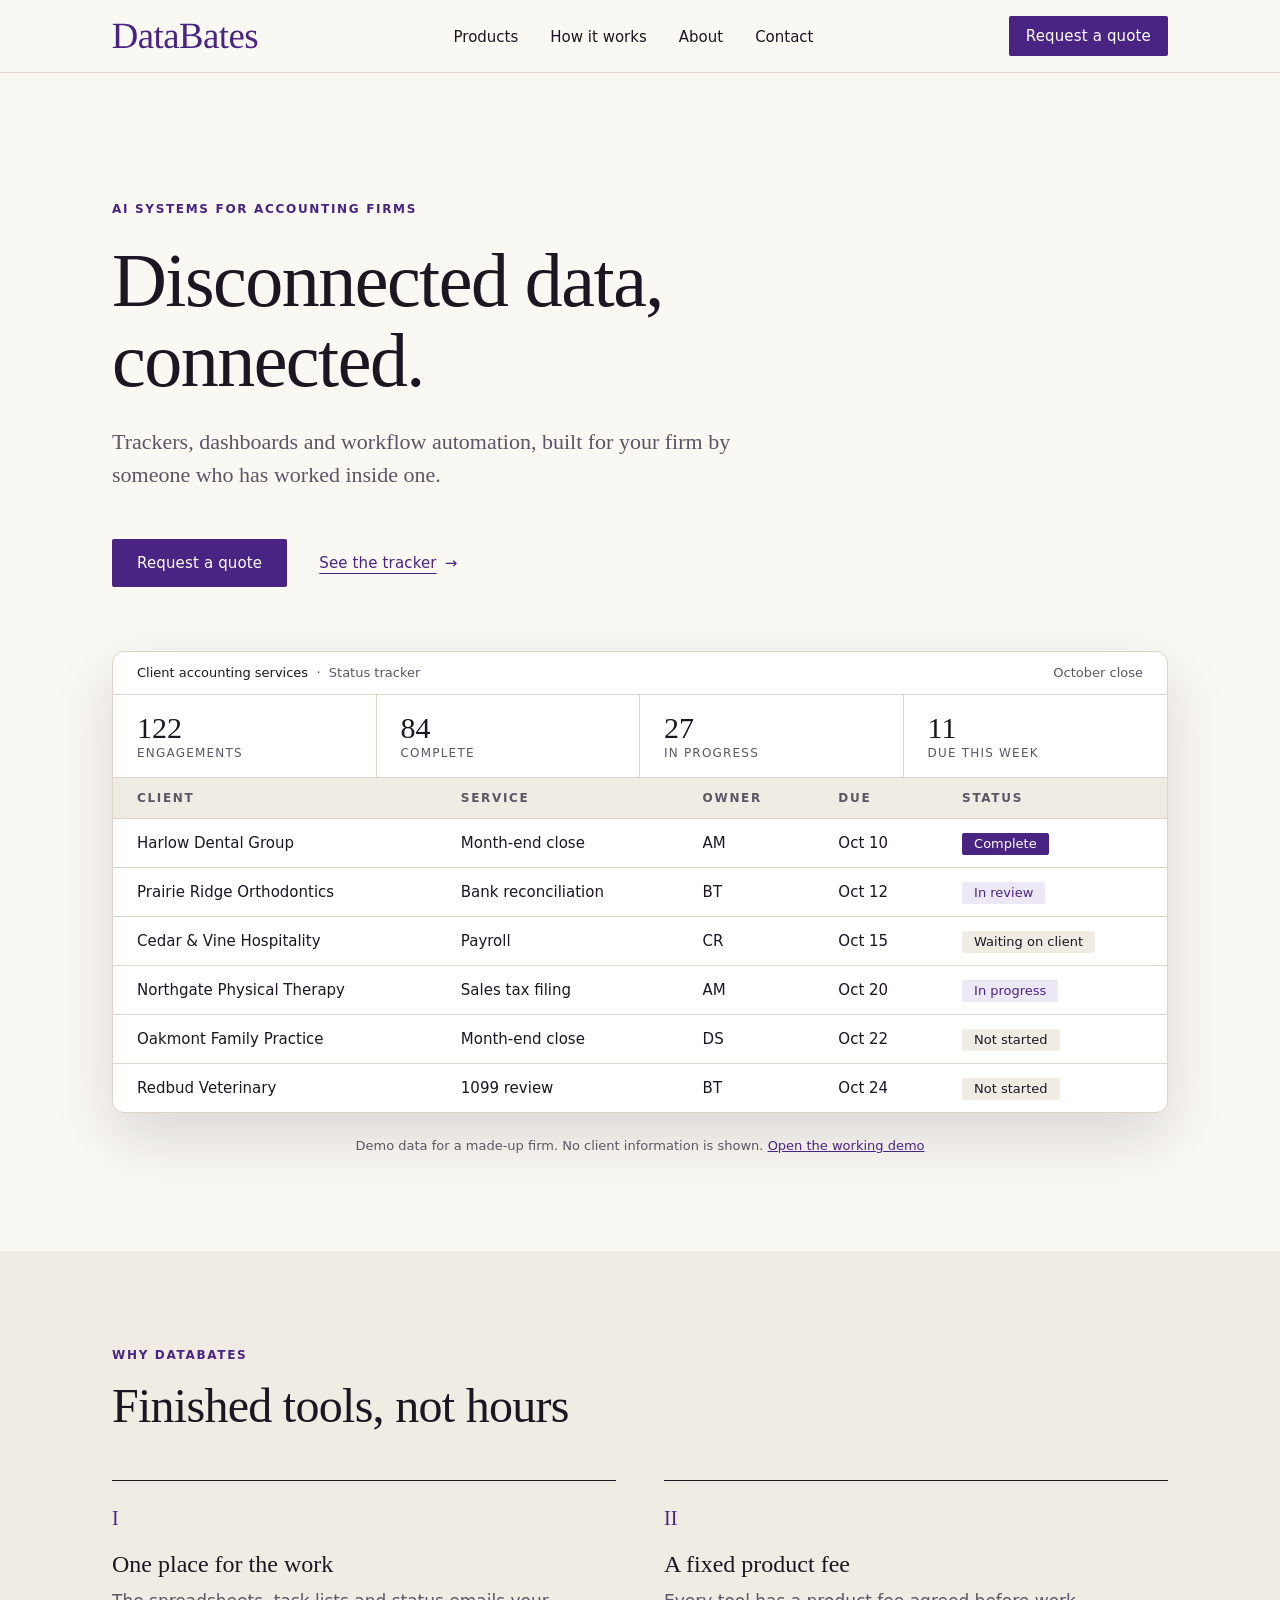
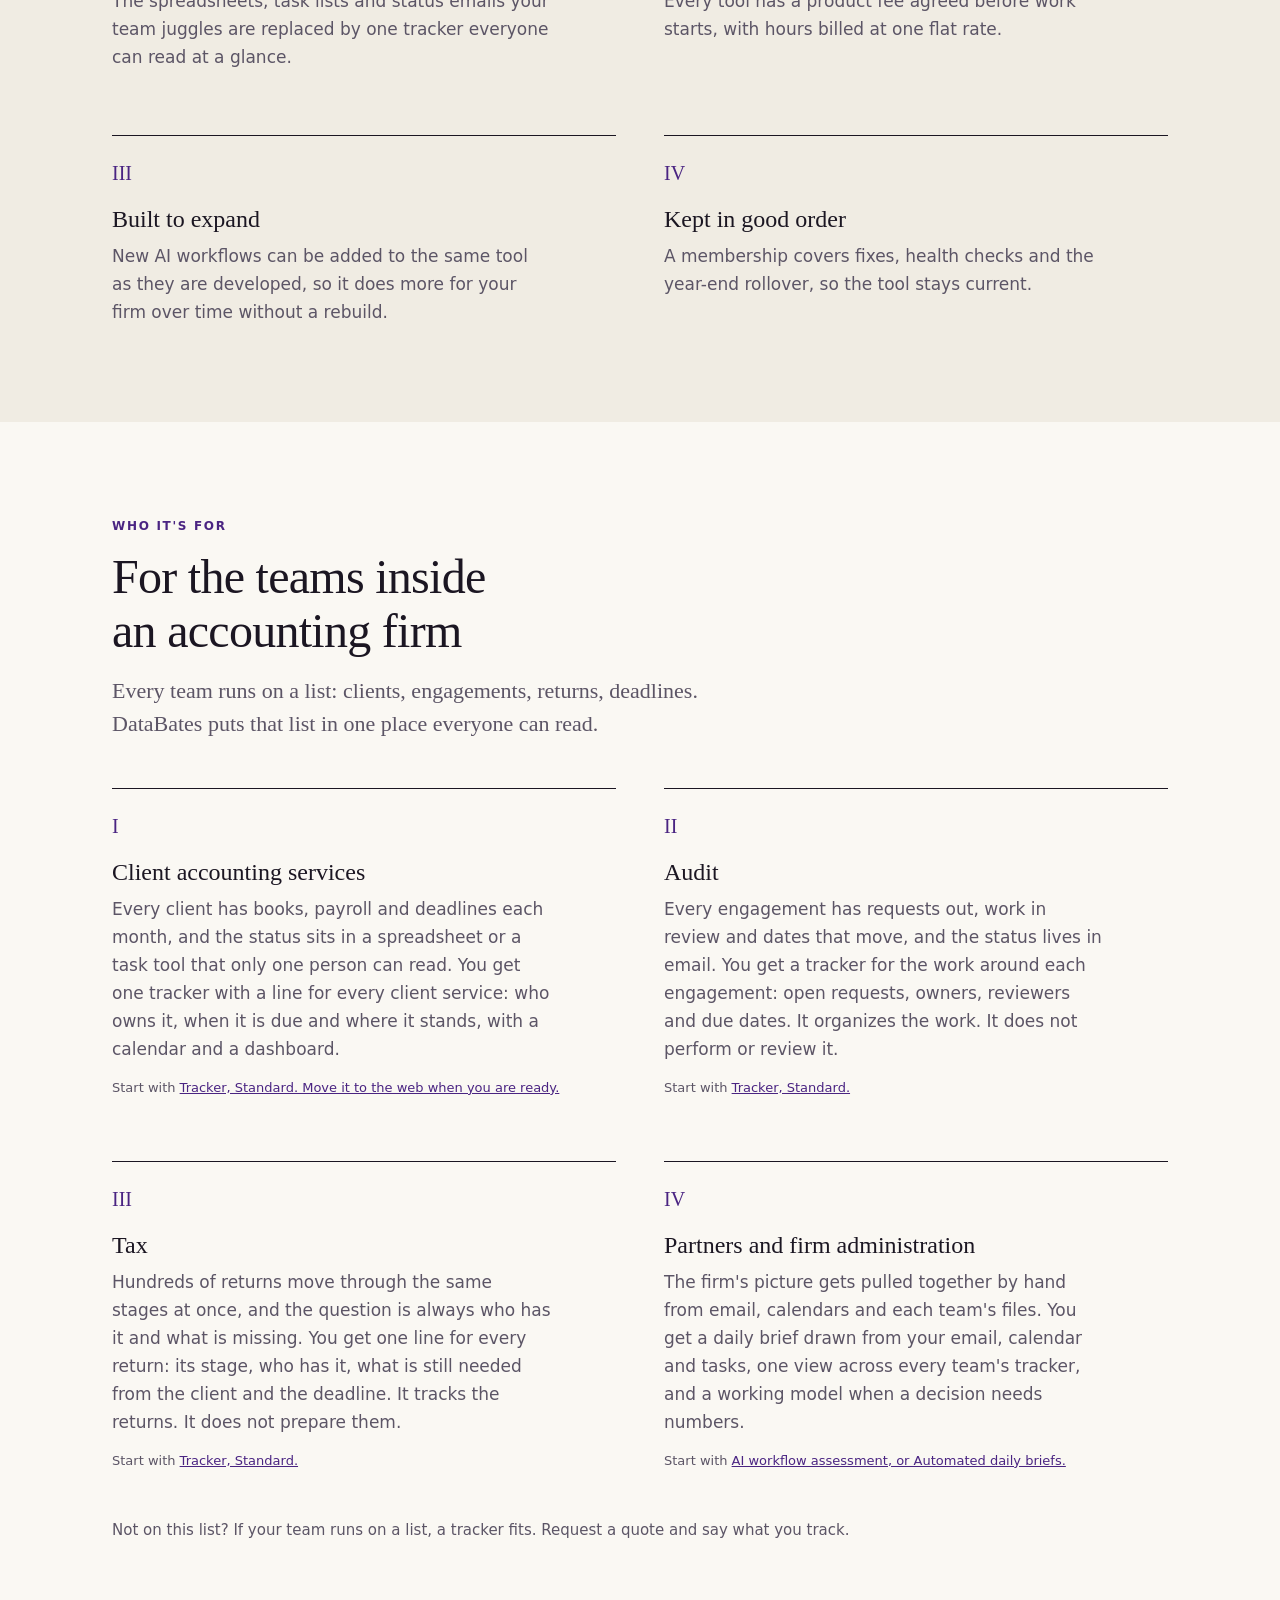
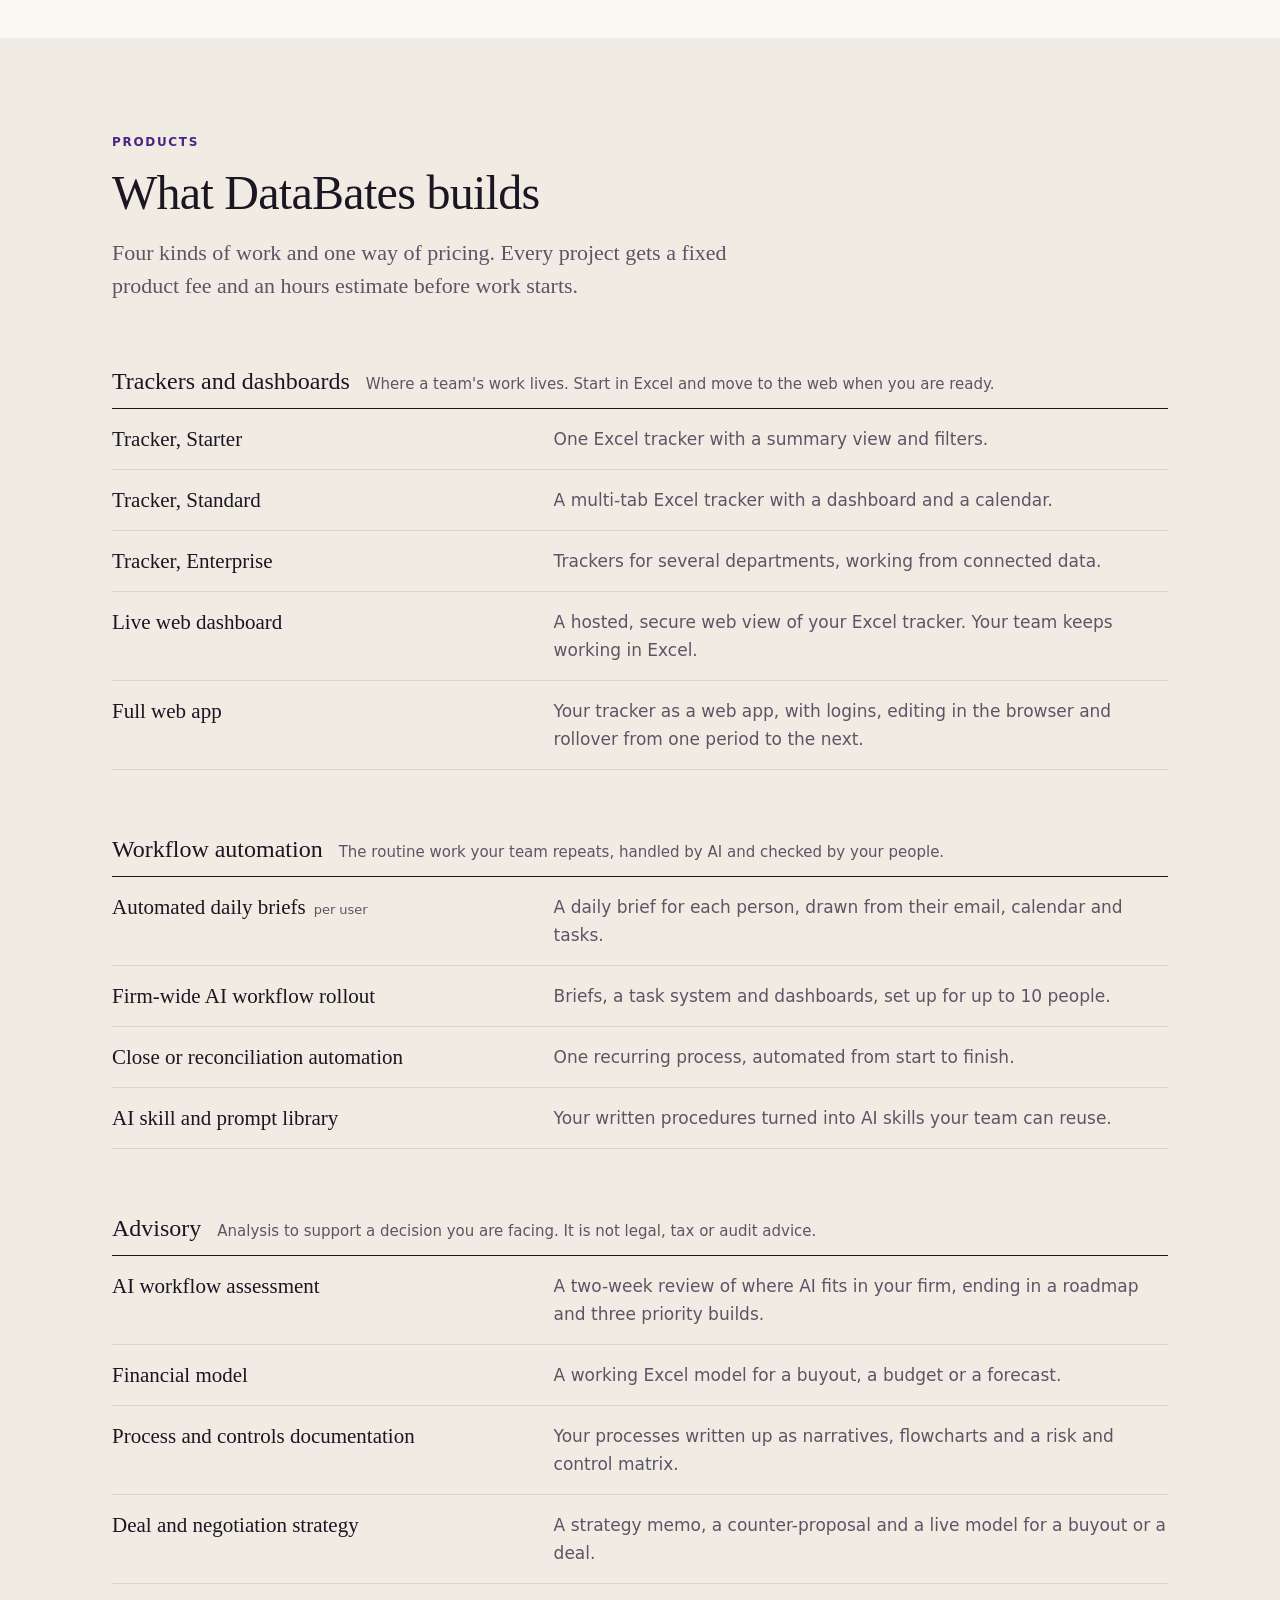
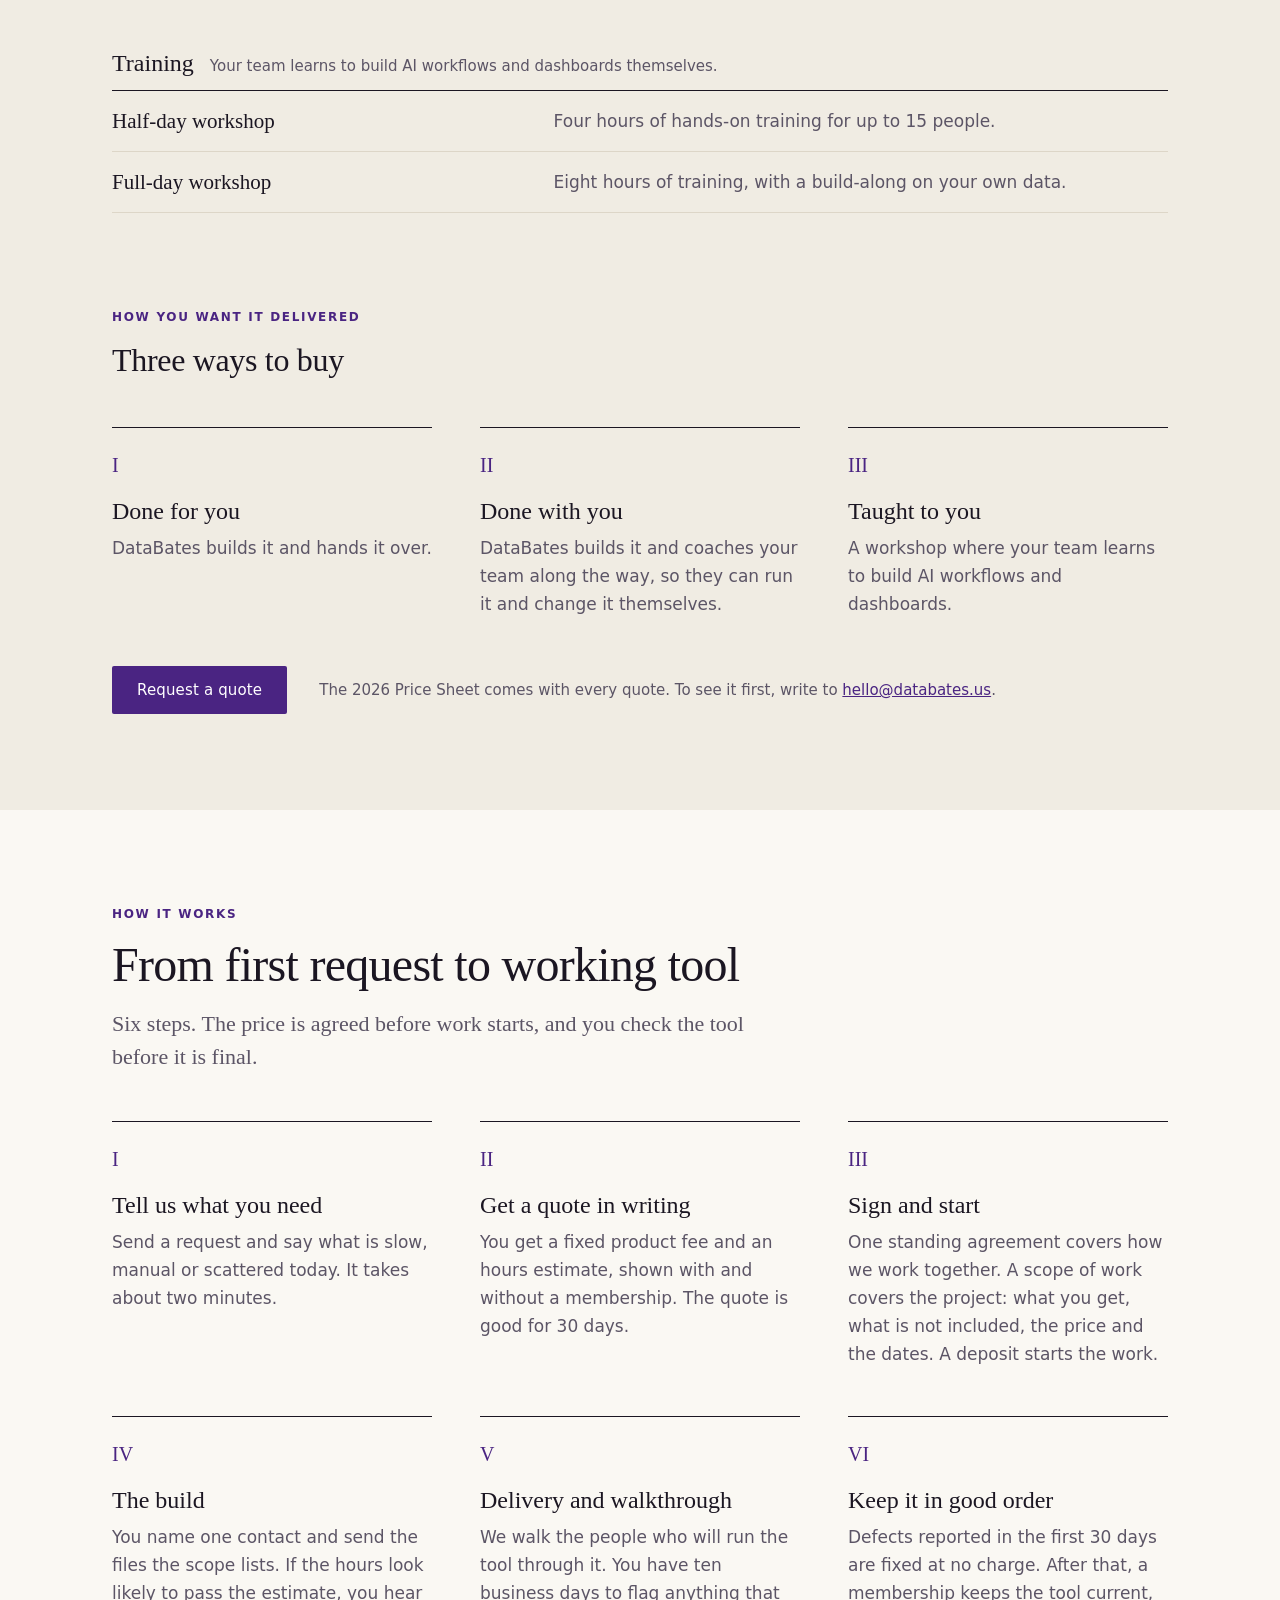
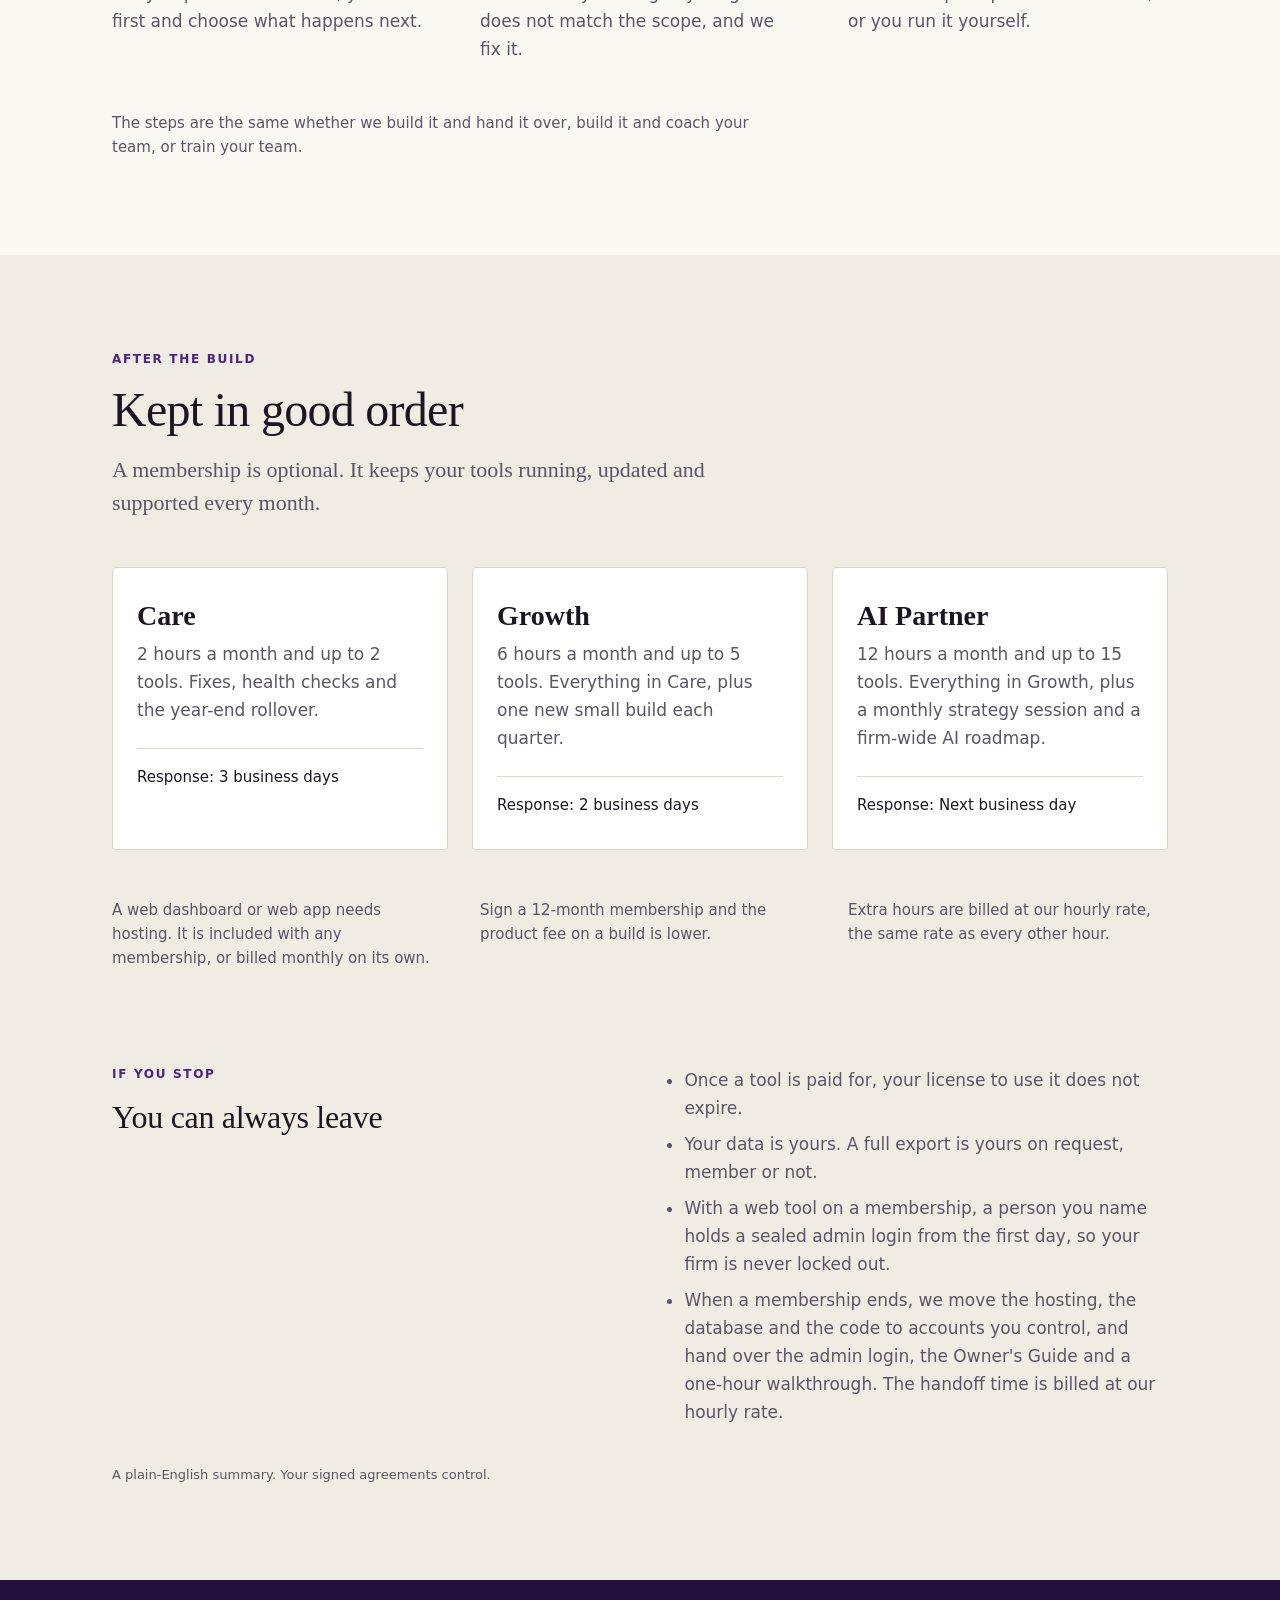
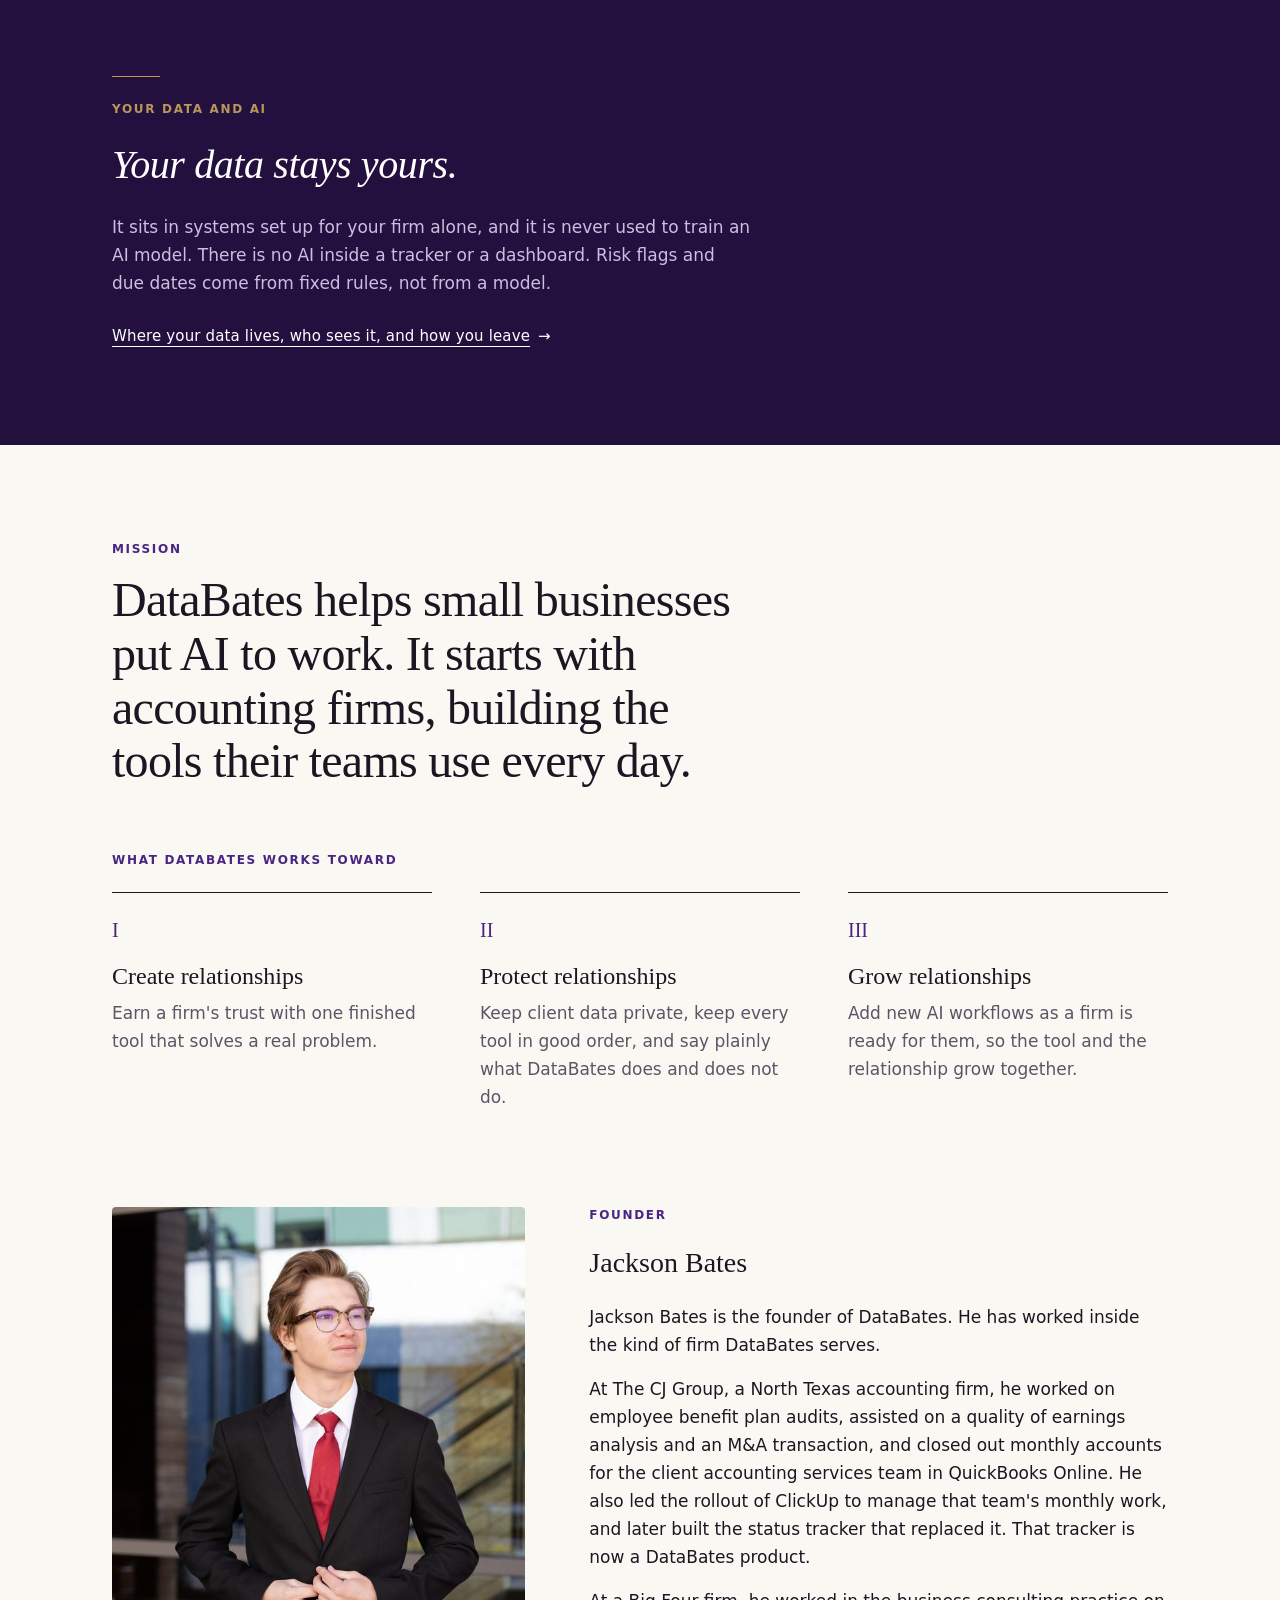
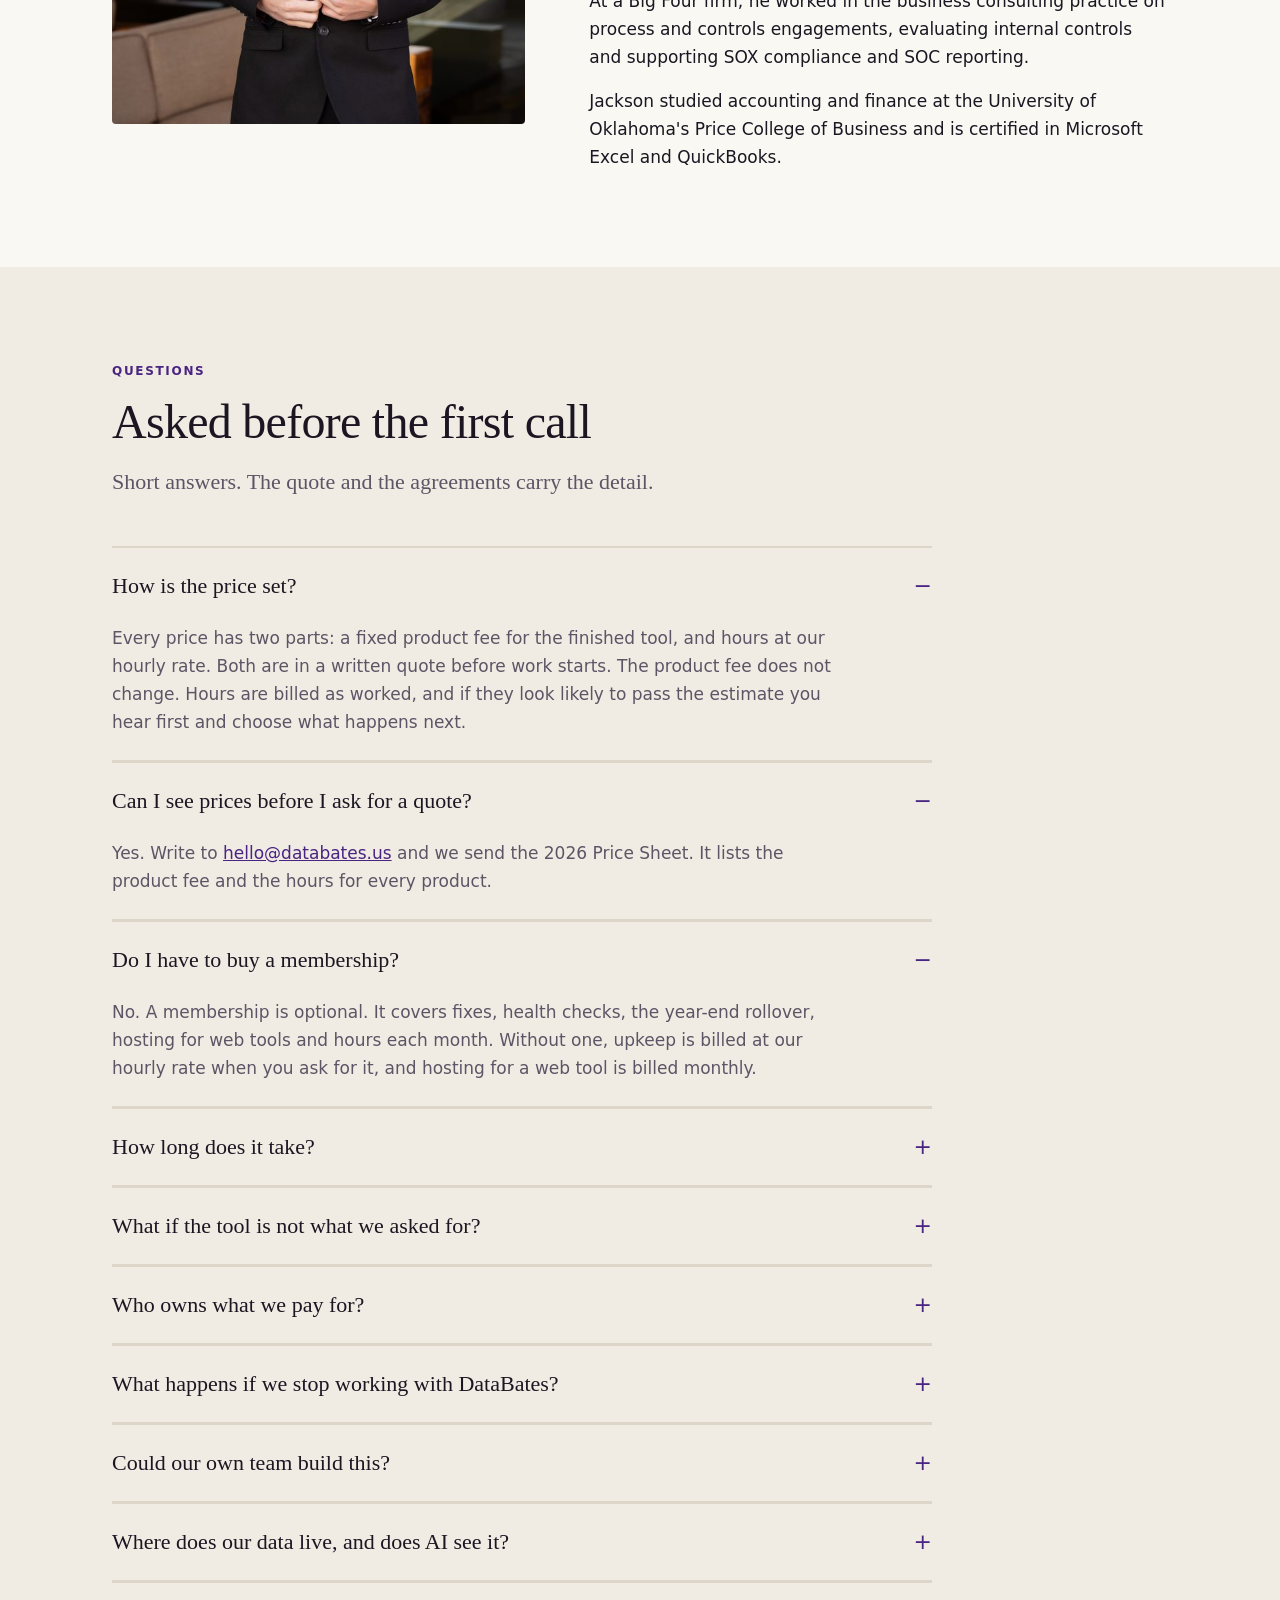
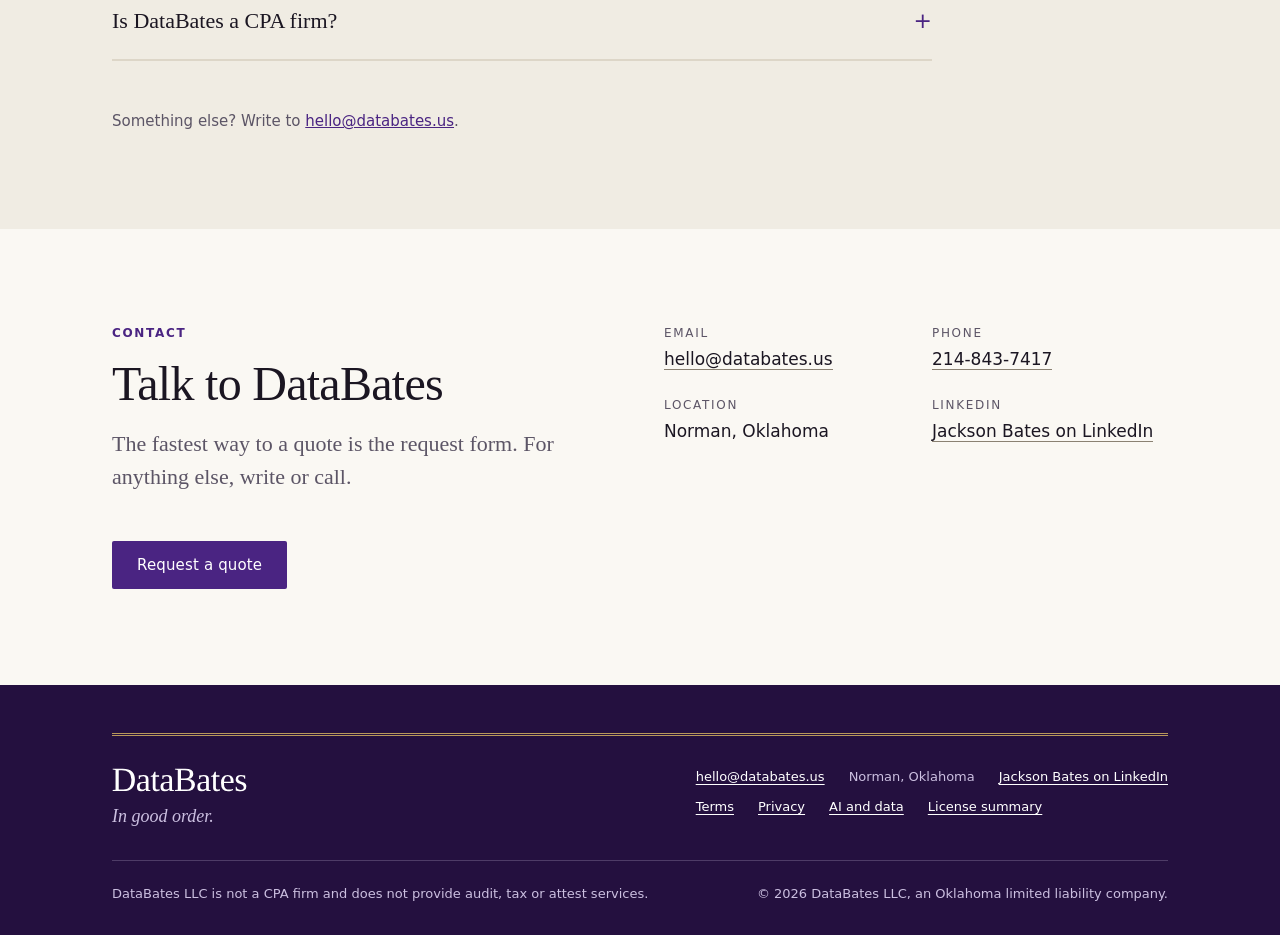
<file: index.html>
<!doctype html>
<html lang="en">
<head>
<meta charset="utf-8">
<meta name="viewport" content="width=device-width, initial-scale=1, viewport-fit=cover">
<title>DataBates: AI systems for accounting firms</title>
<meta name="description" content="Trackers, dashboards and workflow automation, built for your firm by someone who has worked inside one.">
<link rel="canonical" href="https://databates.us/">
<meta property="og:title" content="DataBates: AI systems for accounting firms">
<meta property="og:description" content="Trackers, dashboards and workflow automation, built for your firm by someone who has worked inside one.">
<meta property="og:url" content="https://databates.us/">
<meta property="og:type" content="website">
<meta property="og:image" content="https://databates.us/img/og.png">
<meta property="og:image:width" content="1200">
<meta property="og:image:height" content="630">
<meta name="twitter:card" content="summary_large_image">
<meta name="theme-color" content="#faf8f3">
<link rel="icon" href="/img/favicon-32.png" sizes="32x32">
<link rel="icon" href="/img/Logo_Monogram.svg" type="image/svg+xml">
<link rel="apple-touch-icon" href="/img/icon-180.png">
<link rel="preload" href="/fonts/Tinos-Regular.woff2" as="font" type="font/woff2" crossorigin>
<link rel="stylesheet" href="/css/site.css">

</head>
<body>
<header class="header">
  <div class="wrap header__inner">
    <a href="/" aria-label="DataBates home"><img class="wordmark-img" src="/img/Logo_Wordmark_Royal.svg" alt="DataBates" width="152" height="26"></a>
    <nav aria-label="Main"><ul class="nav"><li><a href="/products/">Products</a></li><li><a href="/how/">How it works</a></li><li><a href="/about/">About</a></li><li><a href="/contact/">Contact</a></li></ul></nav>
    <div class="header__actions">
      <a class="btn btn--primary btn--small" href="/request/">Request a quote</a>
      <button class="btn btn--secondary btn--small menu-btn" type="button" aria-expanded="false" aria-controls="drawer" data-menu>Menu</button>
    </div>
  </div>
  <nav class="drawer" id="drawer" aria-label="Main, phone" data-drawer>
    <div class="wrap"><ul><li><a href="/products/">Products</a></li><li><a href="/how/">How it works</a></li><li><a href="/about/">About</a></li><li><a href="/contact/">Contact</a></li><li><a href="/request/">Request a quote</a></li></ul></div>
  </nav>
</header>

<main id="main">
  <section class="wrap hero">
    <p class="eyebrow">AI systems for accounting firms</p>
    <h1 class="display">Disconnected data, connected.</h1>
    <p class="lead">Trackers, dashboards and workflow automation, built for your firm by someone who has worked inside one.</p>
    <div class="actions">
      <a class="btn btn--primary" href="/request/">Request a quote</a>
      <a class="link link--arrow" href="/demo/">See the tracker</a>
    </div>
  </section>

  <section class="wrap demo" id="tracker">
    <figure style="margin:0">
      <div class="frame">
        <div class="frame__bar"><span><b>Client accounting services</b> &nbsp;&middot;&nbsp; Status tracker</span><span>October close</span></div>
        <div class="frame__stats">
          <div class="frame__stat"><div class="n">122</div><div class="l">Engagements</div></div>
          <div class="frame__stat"><div class="n">84</div><div class="l">Complete</div></div>
          <div class="frame__stat"><div class="n">27</div><div class="l">In progress</div></div>
          <div class="frame__stat"><div class="n">11</div><div class="l">Due this week</div></div>
        </div>
        <div class="frame__scroll"><table class="tbl">
          <thead><tr><th>Client</th><th>Service</th><th>Owner</th><th>Due</th><th>Status</th></tr></thead>
          <tbody><tr><td>Harlow Dental Group</td><td>Month-end close</td><td>AM</td><td>Oct 10</td><td><span class="chip chip--solid">Complete</span></td></tr><tr><td>Prairie Ridge Orthodontics</td><td>Bank reconciliation</td><td>BT</td><td>Oct 12</td><td><span class="chip chip--royal">In review</span></td></tr><tr><td>Cedar &amp; Vine Hospitality</td><td>Payroll</td><td>CR</td><td>Oct 15</td><td><span class="chip">Waiting on client</span></td></tr><tr><td>Northgate Physical Therapy</td><td>Sales tax filing</td><td>AM</td><td>Oct 20</td><td><span class="chip chip--royal">In progress</span></td></tr><tr><td>Oakmont Family Practice</td><td>Month-end close</td><td>DS</td><td>Oct 22</td><td><span class="chip">Not started</span></td></tr><tr><td>Redbud Veterinary</td><td>1099 review</td><td>BT</td><td>Oct 24</td><td><span class="chip">Not started</span></td></tr></tbody>
        </table></div>
      </div>
      <figcaption class="caption">Demo data for a made-up firm. No client information is shown. <a href="/demo/">Open the working demo</a></figcaption>
    </figure>
  </section>

  <section class="section section--sunk" id="why">
    <div class="wrap">
      <div class="section-head">
        <p class="eyebrow">Why DataBates</p>
        <h2 class="title">Finished tools, not hours</h2>
      </div>
      <ol class="pillars pillars--2">
        <li class="pillar"><span class="pillar__num" aria-hidden="true">I</span><h3 class="pillar__title">One place for the work</h3><p class="pillar__text">The spreadsheets, task lists and status emails your team juggles are replaced by one tracker everyone can read at a glance.</p></li>
        <li class="pillar"><span class="pillar__num" aria-hidden="true">II</span><h3 class="pillar__title">A fixed product fee</h3><p class="pillar__text">Every tool has a product fee agreed before work starts, with hours billed at one flat rate.</p></li>
        <li class="pillar"><span class="pillar__num" aria-hidden="true">III</span><h3 class="pillar__title">Built to expand</h3><p class="pillar__text">New AI workflows can be added to the same tool as they are developed, so it does more for your firm over time without a rebuild.</p></li>
        <li class="pillar"><span class="pillar__num" aria-hidden="true">IV</span><h3 class="pillar__title">Kept in good order</h3><p class="pillar__text">A membership covers fixes, health checks and the year-end rollover, so the tool stays current.</p></li>
      </ol>
    </div>
  </section>

  <section class="section" id="who">
    <div class="wrap">
      <div class="section-head">
        <p class="eyebrow">Who it's for</p>
        <h2 class="title">For the teams inside an accounting firm</h2>
        <p class="lead">Every team runs on a list: clients, engagements, returns, deadlines. DataBates puts that list in one place everyone can read.</p>
      </div>
      <ol class="pillars pillars--2">
        <li class="pillar"><span class="pillar__num" aria-hidden="true">I</span><h3 class="pillar__title">Client accounting services</h3><p class="pillar__text">Every client has books, payroll and deadlines each month, and the status sits in a spreadsheet or a task tool that only one person can read. You get one tracker with a line for every client service: who owns it, when it is due and where it stands, with a calendar and a dashboard.</p><p class="pillar__start">Start with <a href="/products/">Tracker, Standard. Move it to the web when you are ready.</a></p></li>
        <li class="pillar"><span class="pillar__num" aria-hidden="true">II</span><h3 class="pillar__title">Audit</h3><p class="pillar__text">Every engagement has requests out, work in review and dates that move, and the status lives in email. You get a tracker for the work around each engagement: open requests, owners, reviewers and due dates. It organizes the work. It does not perform or review it.</p><p class="pillar__start">Start with <a href="/products/">Tracker, Standard.</a></p></li>
        <li class="pillar"><span class="pillar__num" aria-hidden="true">III</span><h3 class="pillar__title">Tax</h3><p class="pillar__text">Hundreds of returns move through the same stages at once, and the question is always who has it and what is missing. You get one line for every return: its stage, who has it, what is still needed from the client and the deadline. It tracks the returns. It does not prepare them.</p><p class="pillar__start">Start with <a href="/products/">Tracker, Standard.</a></p></li>
        <li class="pillar"><span class="pillar__num" aria-hidden="true">IV</span><h3 class="pillar__title">Partners and firm administration</h3><p class="pillar__text">The firm&#x27;s picture gets pulled together by hand from email, calendars and each team&#x27;s files. You get a daily brief drawn from your email, calendar and tasks, one view across every team&#x27;s tracker, and a working model when a decision needs numbers.</p><p class="pillar__start">Start with <a href="/products/">AI workflow assessment, or Automated daily briefs.</a></p></li>
      </ol>
      <div class="actions"><p class="small muted">Not on this list? If your team runs on a list, a tracker fits. Request a quote and say what you track.</p></div>
    </div>
  </section>

  <section class="section section--sunk" id="products">
    <div class="wrap">
      <div class="section-head">
        <p class="eyebrow">Products</p>
        <h2 class="title">What DataBates builds</h2>
        <p class="lead">Four kinds of work and one way of pricing. Every project gets a fixed product fee and an hours estimate before work starts.</p>
      </div>
      <div class="group"><div class="group__head"><h3 class="subheading">Trackers and dashboards</h3><p class="small">Where a team&#x27;s work lives. Start in Excel and move to the web when you are ready.</p></div><ul class="rows"><li class="row"><div class="row__name">Tracker, Starter</div><p class="row__text">One Excel tracker with a summary view and filters.</p></li><li class="row"><div class="row__name">Tracker, Standard</div><p class="row__text">A multi-tab Excel tracker with a dashboard and a calendar.</p></li><li class="row"><div class="row__name">Tracker, Enterprise</div><p class="row__text">Trackers for several departments, working from connected data.</p></li><li class="row"><div class="row__name">Live web dashboard</div><p class="row__text">A hosted, secure web view of your Excel tracker. Your team keeps working in Excel.</p></li><li class="row"><div class="row__name">Full web app</div><p class="row__text">Your tracker as a web app, with logins, editing in the browser and rollover from one period to the next.</p></li></ul></div><div class="group"><div class="group__head"><h3 class="subheading">Workflow automation</h3><p class="small">The routine work your team repeats, handled by AI and checked by your people.</p></div><ul class="rows"><li class="row"><div class="row__name">Automated daily briefs<small>per user</small></div><p class="row__text">A daily brief for each person, drawn from their email, calendar and tasks.</p></li><li class="row"><div class="row__name">Firm-wide AI workflow rollout</div><p class="row__text">Briefs, a task system and dashboards, set up for up to 10 people.</p></li><li class="row"><div class="row__name">Close or reconciliation automation</div><p class="row__text">One recurring process, automated from start to finish.</p></li><li class="row"><div class="row__name">AI skill and prompt library</div><p class="row__text">Your written procedures turned into AI skills your team can reuse.</p></li></ul></div><div class="group"><div class="group__head"><h3 class="subheading">Advisory</h3><p class="small">Analysis to support a decision you are facing. It is not legal, tax or audit advice.</p></div><ul class="rows"><li class="row"><div class="row__name">AI workflow assessment</div><p class="row__text">A two-week review of where AI fits in your firm, ending in a roadmap and three priority builds.</p></li><li class="row"><div class="row__name">Financial model</div><p class="row__text">A working Excel model for a buyout, a budget or a forecast.</p></li><li class="row"><div class="row__name">Process and controls documentation</div><p class="row__text">Your processes written up as narratives, flowcharts and a risk and control matrix.</p></li><li class="row"><div class="row__name">Deal and negotiation strategy</div><p class="row__text">A strategy memo, a counter-proposal and a live model for a buyout or a deal.</p></li></ul></div><div class="group"><div class="group__head"><h3 class="subheading">Training</h3><p class="small">Your team learns to build AI workflows and dashboards themselves.</p></div><ul class="rows"><li class="row"><div class="row__name">Half-day workshop</div><p class="row__text">Four hours of hands-on training for up to 15 people.</p></li><li class="row"><div class="row__name">Full-day workshop</div><p class="row__text">Eight hours of training, with a build-along on your own data.</p></li></ul></div>
      <div class="section-head" style="margin-top:var(--s24)">
        <p class="eyebrow">How you want it delivered</p>
        <h2 class="heading">Three ways to buy</h2>
      </div>
      <ol class="pillars">
        <li class="pillar"><span class="pillar__num" aria-hidden="true">I</span><h3 class="pillar__title">Done for you</h3><p class="pillar__text">DataBates builds it and hands it over.</p></li>
        <li class="pillar"><span class="pillar__num" aria-hidden="true">II</span><h3 class="pillar__title">Done with you</h3><p class="pillar__text">DataBates builds it and coaches your team along the way, so they can run it and change it themselves.</p></li>
        <li class="pillar"><span class="pillar__num" aria-hidden="true">III</span><h3 class="pillar__title">Taught to you</h3><p class="pillar__text">A workshop where your team learns to build AI workflows and dashboards.</p></li>
      </ol>
      <div class="actions">
        <a class="btn btn--primary" href="/request/">Request a quote</a>
        <p class="small muted">The 2026 Price Sheet comes with every quote. To see it first, write to <a href="mailto:hello@databates.us">hello@databates.us</a>.</p>
      </div>
    </div>
  </section>

  <section class="section" id="how">
    <div class="wrap">
      <div class="section-head">
        <p class="eyebrow">How it works</p>
        <h2 class="title">From first request to working tool</h2>
        <p class="lead">Six steps. The price is agreed before work starts, and you check the tool before it is final.</p>
      </div>
      <ol class="pillars">
        <li class="pillar"><span class="pillar__num" aria-hidden="true">I</span><h3 class="pillar__title">Tell us what you need</h3><p class="pillar__text">Send a request and say what is slow, manual or scattered today. It takes about two minutes.</p></li>
        <li class="pillar"><span class="pillar__num" aria-hidden="true">II</span><h3 class="pillar__title">Get a quote in writing</h3><p class="pillar__text">You get a fixed product fee and an hours estimate, shown with and without a membership. The quote is good for 30 days.</p></li>
        <li class="pillar"><span class="pillar__num" aria-hidden="true">III</span><h3 class="pillar__title">Sign and start</h3><p class="pillar__text">One standing agreement covers how we work together. A scope of work covers the project: what you get, what is not included, the price and the dates. A deposit starts the work.</p></li>
        <li class="pillar"><span class="pillar__num" aria-hidden="true">IV</span><h3 class="pillar__title">The build</h3><p class="pillar__text">You name one contact and send the files the scope lists. If the hours look likely to pass the estimate, you hear first and choose what happens next.</p></li>
        <li class="pillar"><span class="pillar__num" aria-hidden="true">V</span><h3 class="pillar__title">Delivery and walkthrough</h3><p class="pillar__text">We walk the people who will run the tool through it. You have ten business days to flag anything that does not match the scope, and we fix it.</p></li>
        <li class="pillar"><span class="pillar__num" aria-hidden="true">VI</span><h3 class="pillar__title">Keep it in good order</h3><p class="pillar__text">Defects reported in the first 30 days are fixed at no charge. After that, a membership keeps the tool current, or you run it yourself.</p></li>
      </ol>
      <p class="small muted" style="margin-top:var(--s12);max-width:var(--measure)">The steps are the same whether we build it and hand it over, build it and coach your team, or train your team.</p>
    </div>
  </section>

  <section class="section section--sunk" id="memberships">
    <div class="wrap">
      <div class="section-head">
        <p class="eyebrow">After the build</p>
        <h2 class="title">Kept in good order</h2>
        <p class="lead">A membership is optional. It keeps your tools running, updated and supported every month.</p>
      </div>
      <div class="tiers">
        <div class="tier"><h3 class="tier__name">Care</h3><p class="tier__cover">2 hours a month and up to 2 tools. Fixes, health checks and the year-end rollover.</p><p class="tier__meta"><b>Response:</b> 3 business days</p></div>
        <div class="tier"><h3 class="tier__name">Growth</h3><p class="tier__cover">6 hours a month and up to 5 tools. Everything in Care, plus one new small build each quarter.</p><p class="tier__meta"><b>Response:</b> 2 business days</p></div>
        <div class="tier"><h3 class="tier__name">AI Partner</h3><p class="tier__cover">12 hours a month and up to 15 tools. Everything in Growth, plus a monthly strategy session and a firm-wide AI roadmap.</p><p class="tier__meta"><b>Response:</b> Next business day</p></div>
      </div>
      <div class="grid-3" style="margin-top:var(--s12)">
        <p class="small muted">A web dashboard or web app needs hosting. It is included with any membership, or billed monthly on its own.</p>
        <p class="small muted">Sign a 12-month membership and the product fee on a build is lower.</p>
        <p class="small muted">Extra hours are billed at our hourly rate, the same rate as every other hour.</p>
      </div>
      <div class="pair" style="margin-top:var(--s24)">
        <div>
          <p class="eyebrow">If you stop</p>
          <h3 class="heading" style="margin-top:var(--s4)">You can always leave</h3>
        </div>
        <ul class="prose" style="margin:0;padding-left:1.2em;color:var(--ink-muted)">
          <li>Once a tool is paid for, your license to use it does not expire.</li>
          <li>Your data is yours. A full export is yours on request, member or not.</li>
          <li>With a web tool on a membership, a person you name holds a sealed admin login from the first day, so your firm is never locked out.</li>
          <li>When a membership ends, we move the hosting, the database and the code to accounts you control, and hand over the admin login, the Owner's Guide and a one-hour walkthrough. The handoff time is billed at our hourly rate.</li>
        </ul>
      </div>
      <p class="caption" style="margin-top:var(--s8)">A plain-English summary. Your signed agreements control.</p>
    </div>
  </section>

  <section class="band">
    <div class="wrap">
      <hr class="band__rule">
      <div class="stack">
        <p class="eyebrow">Your data and AI</p>
        <p class="quote">Your data stays yours.</p>
        <p class="band__text">It sits in systems set up for your firm alone, and it is never used to train an AI model. There is no AI inside a tracker or a dashboard. Risk flags and due dates come from fixed rules, not from a model.</p>
        <div><a class="link link--arrow" href="/ai-and-data/">Where your data lives, who sees it, and how you leave</a></div>
      </div>
    </div>
  </section>

  <section class="section" id="about">
    <div class="wrap">
      <div class="section-head">
        <p class="eyebrow">Mission</p>
        <h2 class="title">DataBates helps small businesses put AI to work. It starts with accounting firms, building the tools their teams use every day.</h2>
      </div>
      <p class="eyebrow" style="margin-top:var(--s16)">What DataBates works toward</p>
      <ol class="pillars" style="margin-top:var(--s6)">
        <li class="pillar"><span class="pillar__num" aria-hidden="true">I</span><h3 class="pillar__title">Create relationships</h3><p class="pillar__text">Earn a firm&#x27;s trust with one finished tool that solves a real problem.</p></li>
        <li class="pillar"><span class="pillar__num" aria-hidden="true">II</span><h3 class="pillar__title">Protect relationships</h3><p class="pillar__text">Keep client data private, keep every tool in good order, and say plainly what DataBates does and does not do.</p></li>
        <li class="pillar"><span class="pillar__num" aria-hidden="true">III</span><h3 class="pillar__title">Grow relationships</h3><p class="pillar__text">Add new AI workflows as a firm is ready for them, so the tool and the relationship grow together.</p></li>
      </ol>
      <div class="founder" style="margin-top:var(--s24)">
        <div>
          <img src="/img/jackson-bates.jpg" srcset="/img/jackson-bates-600.jpg 600w, /img/jackson-bates.jpg 1200w" sizes="(max-width: 760px) 420px, 40vw" width="1200" height="1500" alt="Jackson Bates, founder of DataBates">
        </div>
        <div>
          <p class="eyebrow">Founder</p>
          <h3 class="founder__name">Jackson Bates</h3>
          <div class="founder__body">
            <p>Jackson Bates is the founder of DataBates. He has worked inside the kind of firm DataBates serves.</p>
            <p>At The CJ Group, a North Texas accounting firm, he worked on employee benefit plan audits, assisted on a quality of earnings analysis and an M&amp;A transaction, and closed out monthly accounts for the client accounting services team in QuickBooks Online. He also led the rollout of ClickUp to manage that team's monthly work, and later built the status tracker that replaced it. That tracker is now a DataBates product.</p>
            <p>At a Big Four firm, he worked in the business consulting practice on process and controls engagements, evaluating internal controls and supporting SOX compliance and SOC reporting.</p>
            <p>Jackson studied accounting and finance at the University of Oklahoma's Price College of Business and is certified in Microsoft Excel and QuickBooks.</p>
          </div>
        </div>
      </div>
    </div>
  </section>

  <section class="section section--sunk" id="questions">
    <div class="wrap">
      <div class="section-head">
        <p class="eyebrow">Questions</p>
        <h2 class="title">Asked before the first call</h2>
        <p class="lead">Short answers. The quote and the agreements carry the detail.</p>
      </div>
      <ul class="faq"><li class="faq__item"><details class="faq__item" open><summary class="faq__q">How is the price set?</summary><div class="faq__a"><p>Every price has two parts: a fixed product fee for the finished tool, and hours at our hourly rate. Both are in a written quote before work starts. The product fee does not change. Hours are billed as worked, and if they look likely to pass the estimate you hear first and choose what happens next.</p></div></details></li><li class="faq__item"><details class="faq__item" open><summary class="faq__q">Can I see prices before I ask for a quote?</summary><div class="faq__a"><p>Yes. Write to <a href="mailto:hello@databates.us">hello@databates.us</a> and we send the 2026 Price Sheet. It lists the product fee and the hours for every product.</p></div></details></li><li class="faq__item"><details class="faq__item" open><summary class="faq__q">Do I have to buy a membership?</summary><div class="faq__a"><p>No. A membership is optional. It covers fixes, health checks, the year-end rollover, hosting for web tools and hours each month. Without one, upkeep is billed at our hourly rate when you ask for it, and hosting for a web tool is billed monthly.</p></div></details></li><li class="faq__item"><details class="faq__item" ><summary class="faq__q">How long does it take?</summary><div class="faq__a"><p>It depends on the tool. Your quote gives the hours, and your scope of work gives a kickoff date, a delivery date and a walkthrough date. If something we need from you runs late, the dates move by the same amount.</p></div></details></li><li class="faq__item"><details class="faq__item" ><summary class="faq__q">What if the tool is not what we asked for?</summary><div class="faq__a"><p>You have ten business days after delivery to tell us about anything that does not match the scope, and we fix it. Defects reported in the first 30 days are fixed at no charge.</p></div></details></li><li class="faq__item"><details class="faq__item" ><summary class="faq__q">Who owns what we pay for?</summary><div class="faq__a"><p>Your data is yours. So are the reports, memos and models we write for you, once they are paid for. A tool, such as a tracker or a web app, stays ours, and your firm gets a license to use and change it that does not expire. The <a href="/license/">License summary</a> has the details.</p></div></details></li><li class="faq__item"><details class="faq__item" ><summary class="faq__q">What happens if we stop working with DataBates?</summary><div class="faq__a"><p>You keep using the tool. If we host it for you, we move the hosting, the database and the code into accounts you control, and hand over the admin login and the Owner's Guide. The handoff time is billed at our hourly rate.</p></div></details></li><li class="faq__item"><details class="faq__item" ><summary class="faq__q">Could our own team build this?</summary><div class="faq__a"><p>Yes. You can have it done for you, have DataBates build it and coach your team along the way, or have your team taught in a workshop. What your team builds after a workshop is yours.</p></div></details></li><li class="faq__item"><details class="faq__item" ><summary class="faq__q">Where does our data live, and does AI see it?</summary><div class="faq__a"><p>A web tool gets a database set up for your firm alone, and only your firm's email addresses can sign up. We use AI to build your tool, so it reads the files you send us, with model training turned off. There is no AI inside a tracker or a dashboard. The <a href="/ai-and-data/">AI and data page</a> has the rest.</p></div></details></li><li class="faq__item"><details class="faq__item" ><summary class="faq__q">Is DataBates a CPA firm?</summary><div class="faq__a"><p>No. DataBates LLC is not a CPA firm and does not provide audit, tax or attest services. A tool organizes your work. Your firm stays responsible for the work itself.</p></div></details></li></ul>
      <div class="actions"><p class="small muted">Something else? Write to <a href="mailto:hello@databates.us">hello@databates.us</a>.</p></div>
    </div>
  </section>

  <section class="section" id="contact">
    <div class="wrap contact">
      <div class="section-head">
        <p class="eyebrow">Contact</p>
        <h2 class="title">Talk to DataBates</h2>
        <p class="lead">The fastest way to a quote is the request form. For anything else, write or call.</p>
        <div class="actions"><a class="btn btn--primary" href="/request/">Request a quote</a></div>
      </div>
      <dl>
        <div><dt>Email</dt><dd><a href="mailto:hello@databates.us">hello@databates.us</a></dd></div>
        <div><dt>Phone</dt><dd><a href="tel:+12148437417">214-843-7417</a></dd></div>
        <div><dt>Location</dt><dd>Norman, Oklahoma</dd></div>
        <div><dt>LinkedIn</dt><dd><a href="https://www.linkedin.com/in/jackson-b8s" rel="noopener" target="_blank">Jackson Bates on LinkedIn</a></dd></div>
      </dl>
    </div>
  </section>
</main>
<footer class="footer" id="footer">
  <div class="wrap">
    <hr class="footer__rule">
    <div class="footer__top">
      <div>
        <img src="/img/Logo_Wordmark_White.svg" alt="DataBates" width="140" height="24" style="display:block;height:24px;width:auto">
        <p class="footer__tag">In good order.</p>
      </div>
      <div>
        <ul class="footer__cols">
          <li><a href="mailto:hello@databates.us">hello@databates.us</a></li>
          <li>Norman, Oklahoma</li>
          <li><a href="https://www.linkedin.com/in/jackson-b8s" rel="noopener" target="_blank">Jackson Bates on LinkedIn</a></li>
        </ul>
        <ul class="footer__cols" style="margin-top:12px">
          <li><a href="/terms/">Terms</a></li>
          <li><a href="/privacy/">Privacy</a></li>
          <li><a href="/ai-and-data/">AI and data</a></li>
          <li><a href="/license/">License summary</a></li>
        </ul>
      </div>
    </div>
    <div class="footer__bottom">
      <p>DataBates LLC is not a CPA firm and does not provide audit, tax or attest services.</p>
      <p>&copy; 2026 DataBates LLC, an Oklahoma limited liability company.</p>
    </div>
  </div>
</footer>
<script src="/js/site.js" defer></script>
</body>
</html>
</file>
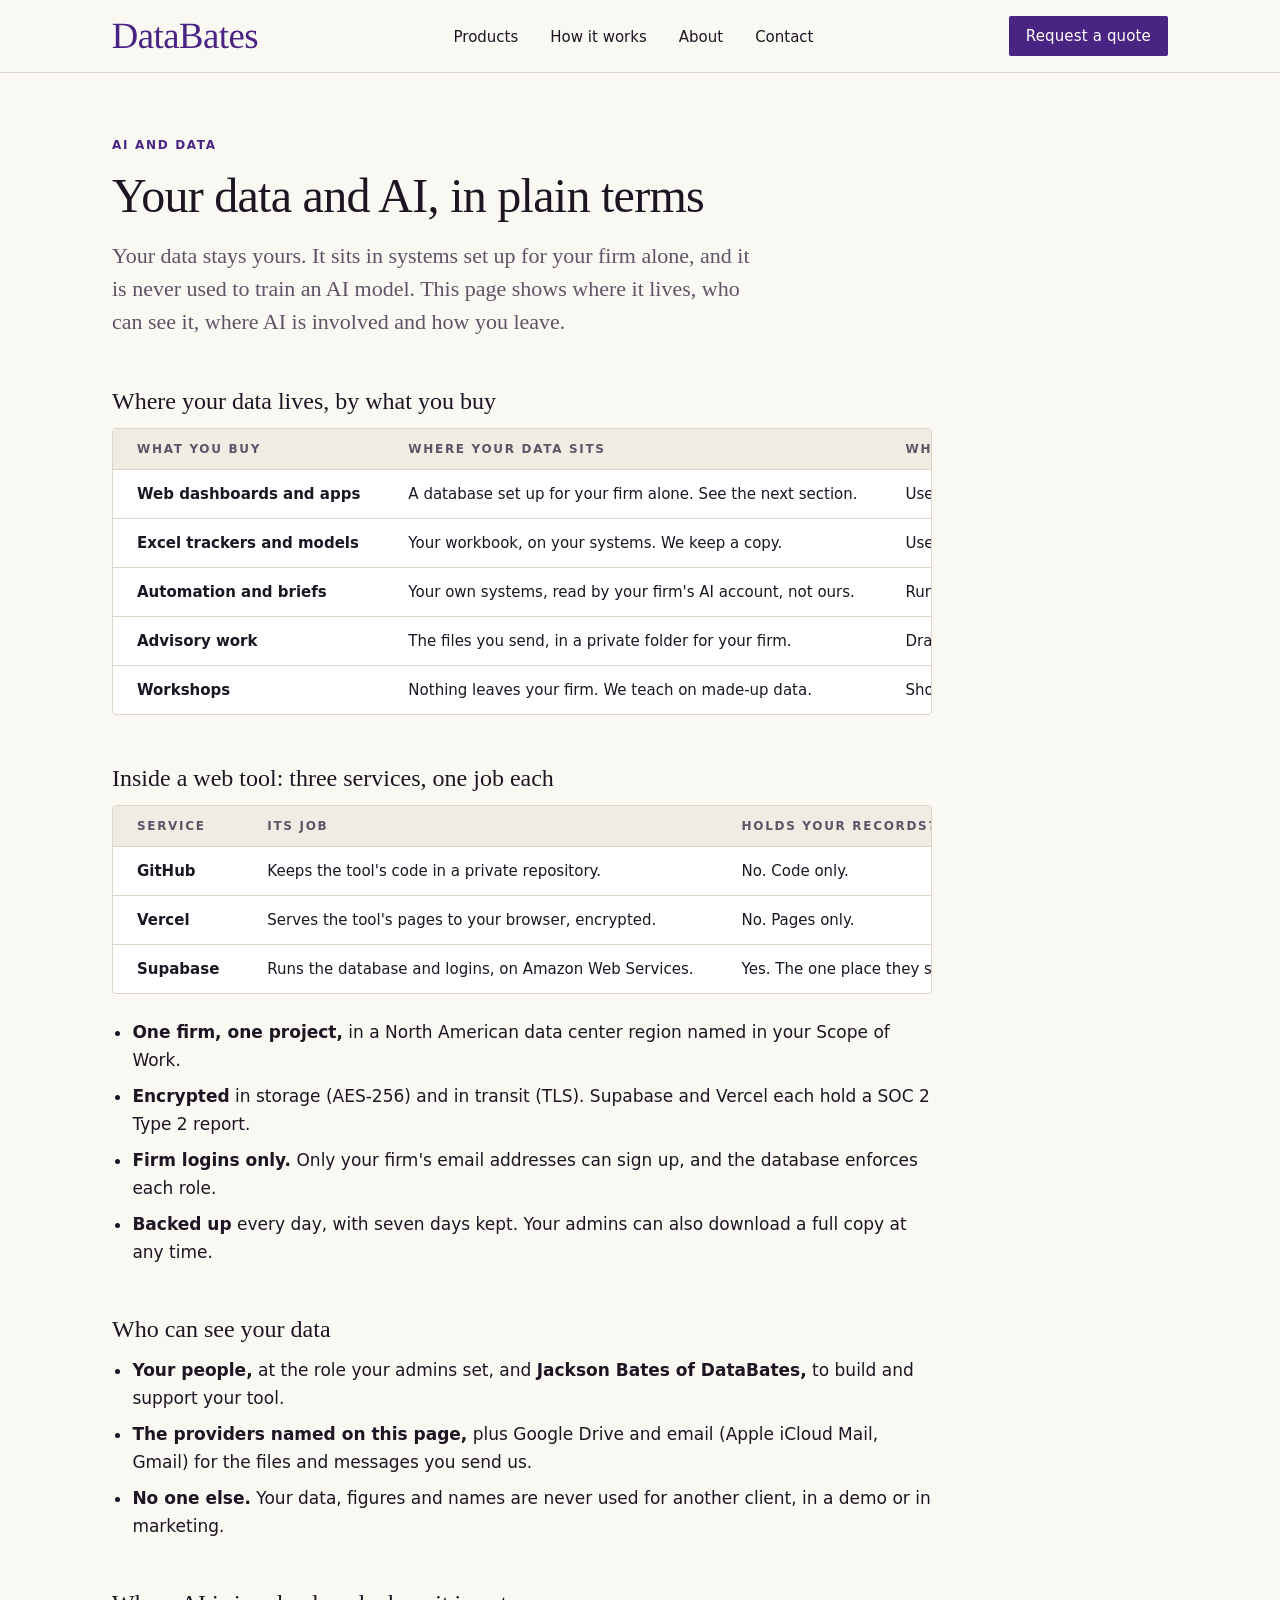
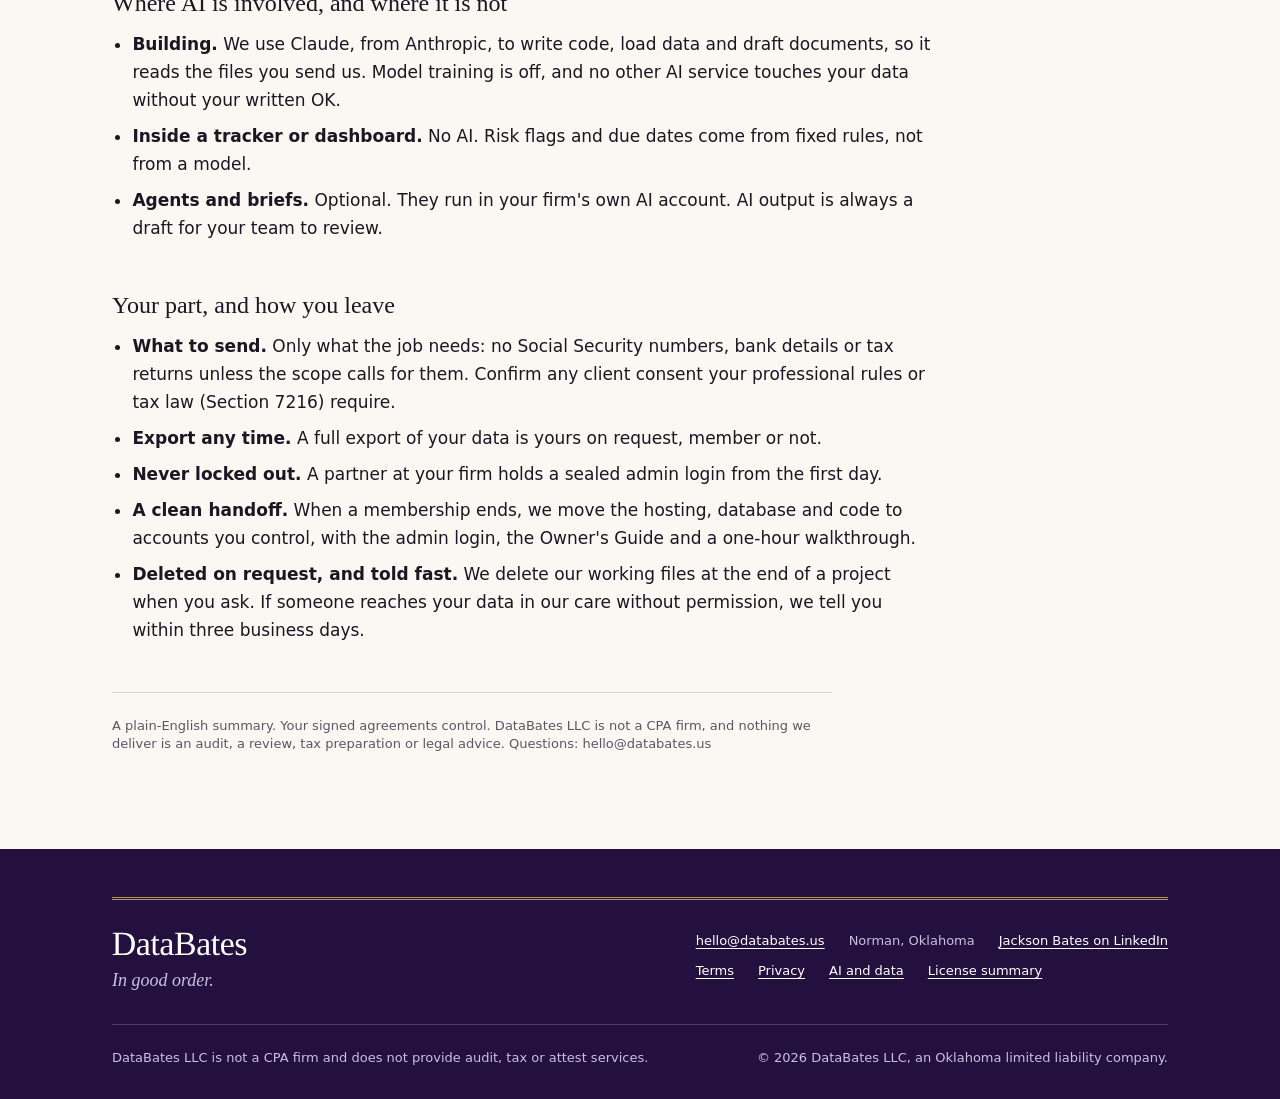
<file: ai-and-data/index.html>
<!doctype html>
<html lang="en">
<head>
<meta charset="utf-8">
<meta name="viewport" content="width=device-width, initial-scale=1, viewport-fit=cover">
<title>Your data and AI, in plain terms: DataBates</title>
<meta name="description" content="Where a client&#x27;s data lives, who can see it, where AI is involved and how a firm leaves.">
<link rel="canonical" href="https://databates.us/ai-and-data/">
<meta property="og:title" content="Your data and AI, in plain terms: DataBates">
<meta property="og:description" content="Where a client&#x27;s data lives, who can see it, where AI is involved and how a firm leaves.">
<meta property="og:url" content="https://databates.us/ai-and-data/">
<meta property="og:type" content="website">
<meta property="og:image" content="https://databates.us/img/og.png">
<meta property="og:image:width" content="1200">
<meta property="og:image:height" content="630">
<meta name="twitter:card" content="summary_large_image">
<meta name="theme-color" content="#faf8f3">
<link rel="icon" href="/img/favicon-32.png" sizes="32x32">
<link rel="icon" href="/img/Logo_Monogram.svg" type="image/svg+xml">
<link rel="apple-touch-icon" href="/img/icon-180.png">
<link rel="preload" href="/fonts/Tinos-Regular.woff2" as="font" type="font/woff2" crossorigin>
<link rel="stylesheet" href="/css/site.css">

</head>
<body>
<header class="header">
  <div class="wrap header__inner">
    <a href="/" aria-label="DataBates home"><img class="wordmark-img" src="/img/Logo_Wordmark_Royal.svg" alt="DataBates" width="152" height="26"></a>
    <nav aria-label="Main"><ul class="nav"><li><a href="/products/">Products</a></li><li><a href="/how/">How it works</a></li><li><a href="/about/">About</a></li><li><a href="/contact/">Contact</a></li></ul></nav>
    <div class="header__actions">
      <a class="btn btn--primary btn--small" href="/request/">Request a quote</a>
      <button class="btn btn--secondary btn--small menu-btn" type="button" aria-expanded="false" aria-controls="drawer" data-menu>Menu</button>
    </div>
  </div>
  <nav class="drawer" id="drawer" aria-label="Main, phone" data-drawer>
    <div class="wrap"><ul><li><a href="/products/">Products</a></li><li><a href="/how/">How it works</a></li><li><a href="/about/">About</a></li><li><a href="/contact/">Contact</a></li><li><a href="/request/">Request a quote</a></li></ul></div>
  </nav>
</header>

<main id="main" class="page">
  <div class="wrap">
    <div class="section-head"><p class="eyebrow">AI and data</p><h1 class="title">Your data and AI, in plain terms</h1><p class="lead">Your data stays yours. It sits in systems set up for your firm alone, and it is never used to train an AI model. This page shows where it lives, who can see it, where AI is involved and how you leave.</p></div>
    <div class="prose" style="max-width:820px">
      <h2>Where your data lives, by what you buy</h2>
      <div class="frame" style="box-shadow:none;border-radius:var(--radius-md)"><div class="frame__scroll"><table class="tbl" style="min-width:600px">
        <thead><tr><th>What you buy</th><th>Where your data sits</th><th>Where AI comes in</th></tr></thead>
        <tbody>
          <tr><td><b>Web dashboards and apps</b></td><td>A database set up for your firm alone. See the next section.</td><td>Used to build it. None inside it.</td></tr>
          <tr><td><b>Excel trackers and models</b></td><td>Your workbook, on your systems. We keep a copy.</td><td>Used to build it. None inside it.</td></tr>
          <tr><td><b>Automation and briefs</b></td><td>Your own systems, read by your firm's AI account, not ours.</td><td>Runs in your own AI account.</td></tr>
          <tr><td><b>Advisory work</b></td><td>The files you send, in a private folder for your firm.</td><td>Drafts it. Figures cite sources.</td></tr>
          <tr><td><b>Workshops</b></td><td>Nothing leaves your firm. We teach on made-up data.</td><td>Shown live, on made-up data.</td></tr>
        </tbody></table></div></div>
      <h2>Inside a web tool: three services, one job each</h2>
      <div class="frame" style="box-shadow:none;border-radius:var(--radius-md)"><div class="frame__scroll"><table class="tbl" style="min-width:600px">
        <thead><tr><th>Service</th><th>Its job</th><th>Holds your records?</th></tr></thead>
        <tbody>
          <tr><td><b>GitHub</b></td><td>Keeps the tool's code in a private repository.</td><td>No. Code only.</td></tr>
          <tr><td><b>Vercel</b></td><td>Serves the tool's pages to your browser, encrypted.</td><td>No. Pages only.</td></tr>
          <tr><td><b>Supabase</b></td><td>Runs the database and logins, on Amazon Web Services.</td><td>Yes. The one place they sit.</td></tr>
        </tbody></table></div></div>
      <ul style="margin-top:var(--s6)">
        <li><b>One firm, one project,</b> in a North American data center region named in your Scope of Work.</li>
        <li><b>Encrypted</b> in storage (AES-256) and in transit (TLS). Supabase and Vercel each hold a SOC 2 Type 2 report.</li>
        <li><b>Firm logins only.</b> Only your firm's email addresses can sign up, and the database enforces each role.</li>
        <li><b>Backed up</b> every day, with seven days kept. Your admins can also download a full copy at any time.</li>
      </ul>
      <h2>Who can see your data</h2>
      <ul>
        <li><b>Your people,</b> at the role your admins set, and <b>Jackson Bates of DataBates,</b> to build and support your tool.</li>
        <li><b>The providers named on this page,</b> plus Google Drive and email (Apple iCloud Mail, Gmail) for the files and messages you send us.</li>
        <li><b>No one else.</b> Your data, figures and names are never used for another client, in a demo or in marketing.</li>
      </ul>
      <h2>Where AI is involved, and where it is not</h2>
      <ul>
        <li><b>Building.</b> We use Claude, from Anthropic, to write code, load data and draft documents, so it reads the files you send us. Model training is off, and no other AI service touches your data without your written OK.</li>
        <li><b>Inside a tracker or dashboard.</b> No AI. Risk flags and due dates come from fixed rules, not from a model.</li>
        <li><b>Agents and briefs.</b> Optional. They run in your firm's own AI account. AI output is always a draft for your team to review.</li>
      </ul>
      <h2>Your part, and how you leave</h2>
      <ul>
        <li><b>What to send.</b> Only what the job needs: no Social Security numbers, bank details or tax returns unless the scope calls for them. Confirm any client consent your professional rules or tax law (Section 7216) require.</li>
        <li><b>Export any time.</b> A full export of your data is yours on request, member or not.</li>
        <li><b>Never locked out.</b> A partner at your firm holds a sealed admin login from the first day.</li>
        <li><b>A clean handoff.</b> When a membership ends, we move the hosting, database and code to accounts you control, with the admin login, the Owner's Guide and a one-hour walkthrough.</li>
        <li><b>Deleted on request, and told fast.</b> We delete our working files at the end of a project when you ask. If someone reaches your data in our care without permission, we tell you within three business days.</li>
      </ul>
    </div>
    <p class="notice">A plain-English summary. Your signed agreements control. DataBates LLC is not a CPA firm, and nothing we deliver is an audit, a review, tax preparation or legal advice. Questions: hello@databates.us</p>
  </div>
</main>
<footer class="footer" id="footer">
  <div class="wrap">
    <hr class="footer__rule">
    <div class="footer__top">
      <div>
        <img src="/img/Logo_Wordmark_White.svg" alt="DataBates" width="140" height="24" style="display:block;height:24px;width:auto">
        <p class="footer__tag">In good order.</p>
      </div>
      <div>
        <ul class="footer__cols">
          <li><a href="mailto:hello@databates.us">hello@databates.us</a></li>
          <li>Norman, Oklahoma</li>
          <li><a href="https://www.linkedin.com/in/jackson-b8s" rel="noopener" target="_blank">Jackson Bates on LinkedIn</a></li>
        </ul>
        <ul class="footer__cols" style="margin-top:12px">
          <li><a href="/terms/">Terms</a></li>
          <li><a href="/privacy/">Privacy</a></li>
          <li><a href="/ai-and-data/">AI and data</a></li>
          <li><a href="/license/">License summary</a></li>
        </ul>
      </div>
    </div>
    <div class="footer__bottom">
      <p>DataBates LLC is not a CPA firm and does not provide audit, tax or attest services.</p>
      <p>&copy; 2026 DataBates LLC, an Oklahoma limited liability company.</p>
    </div>
  </div>
</footer>
<script src="/js/site.js" defer></script>
</body>
</html>
</file>
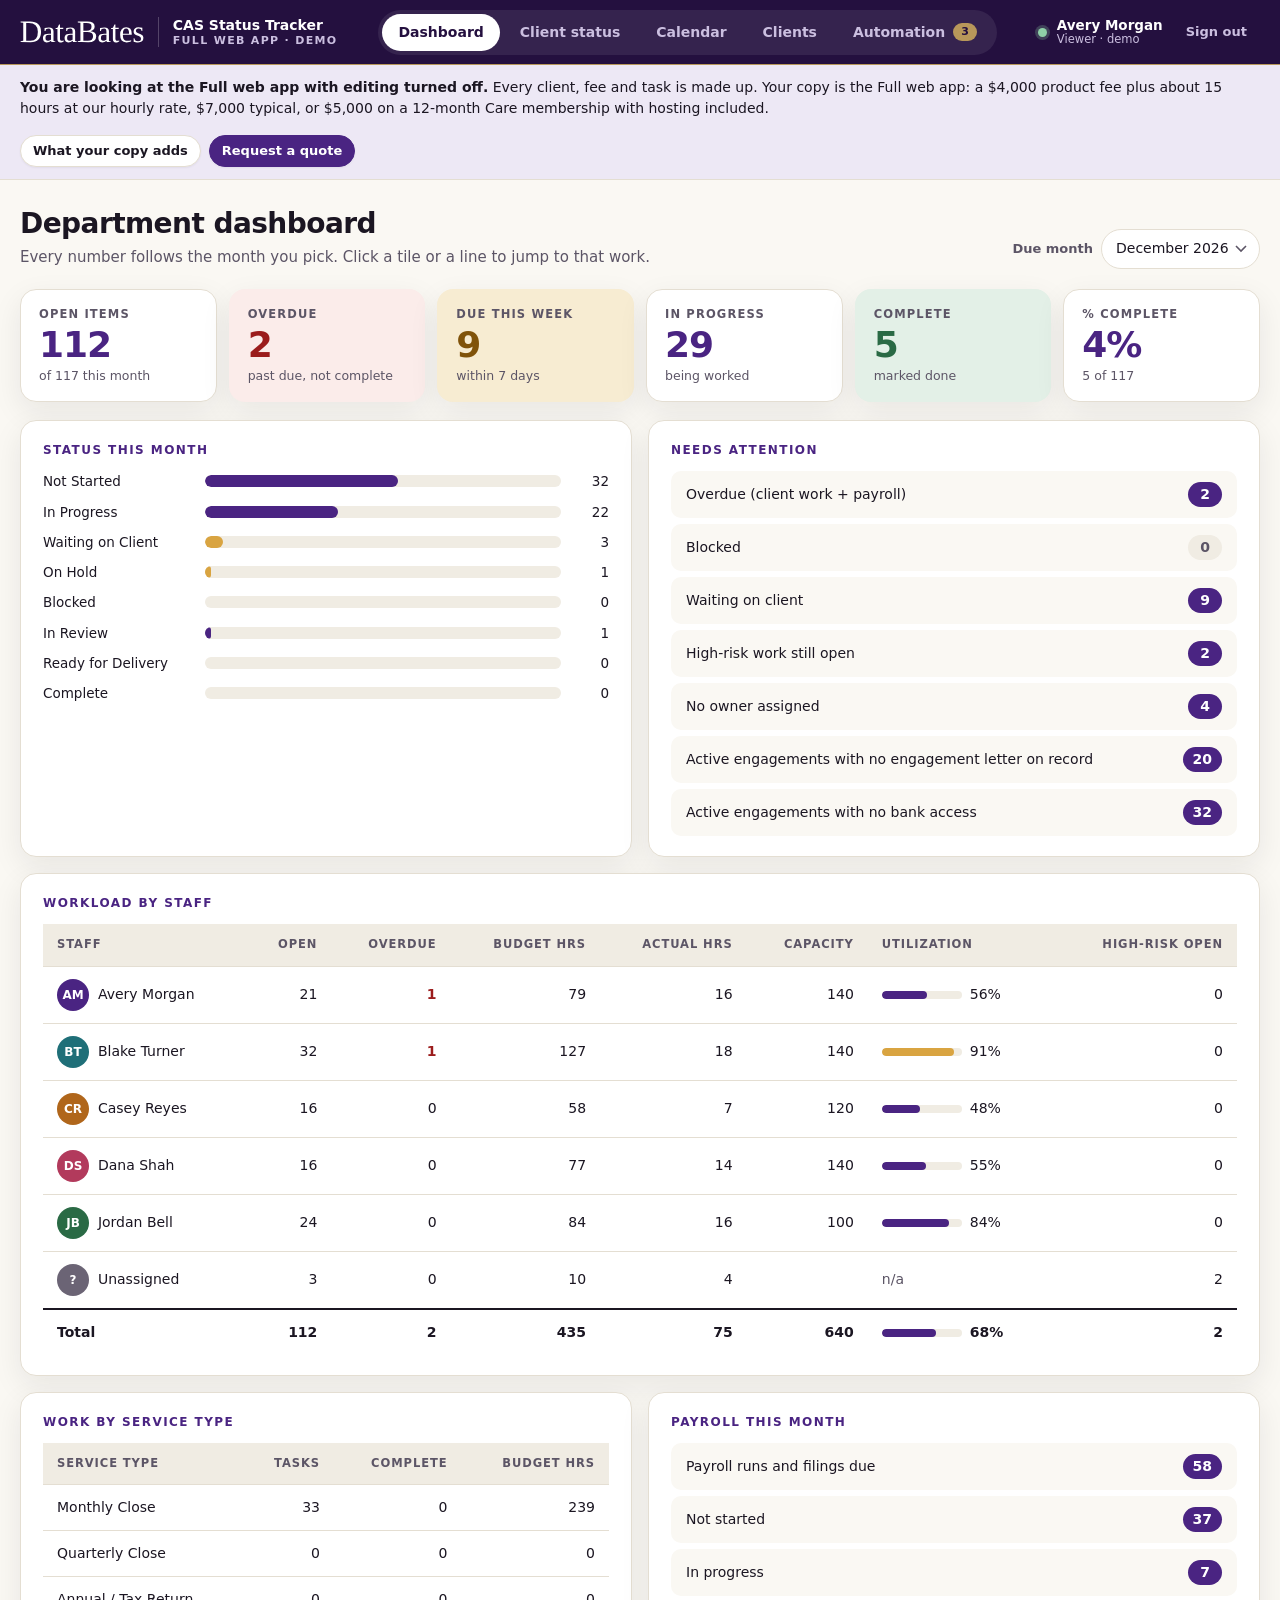
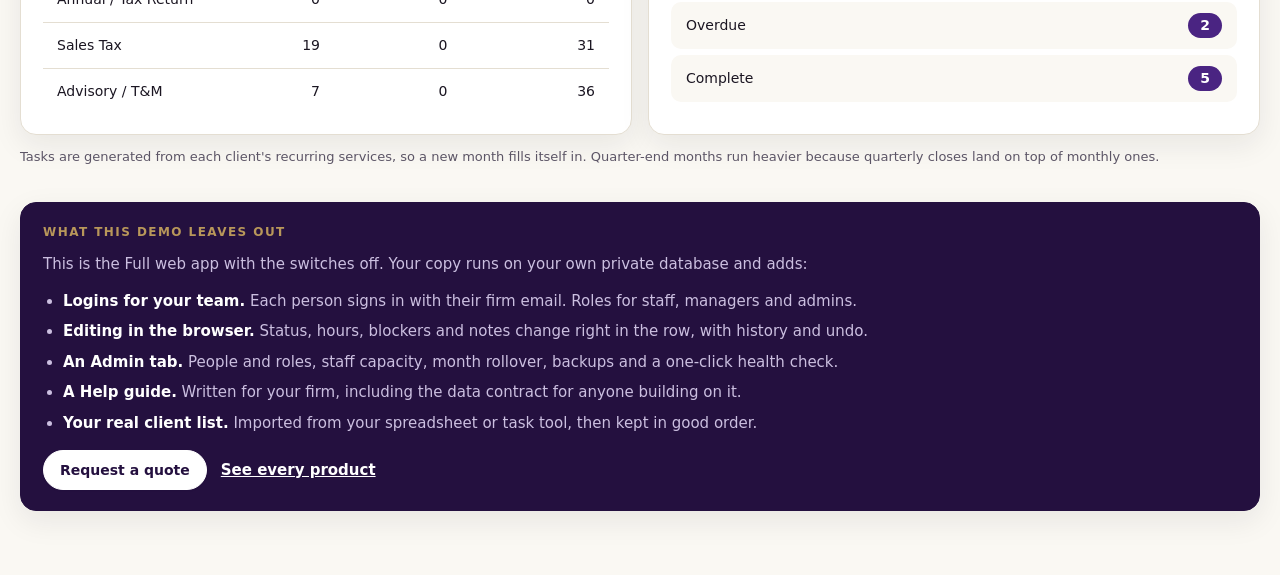
<file: demo/index.html>
<!doctype html>
<html lang="en">
<head>
<meta charset="utf-8">
<meta name="viewport" content="width=device-width, initial-scale=1, viewport-fit=cover">
<title>CAS Status Tracker demo: DataBates</title>
<meta name="description" content="A read-only demo of the DataBates Full web app. Made-up firm, made-up clients, real layout.">
<meta name="robots" content="noindex">
<meta name="theme-color" content="#24103f">
<link rel="icon" href="/img/favicon-32.png" sizes="32x32">
<link rel="icon" href="/img/Logo_Monogram.svg" type="image/svg+xml">
<link rel="apple-touch-icon" href="/img/icon-180.png">
<link rel="stylesheet" href="/demo/demo.css">
</head>
<body>

<header class="topbar">
  <div class="topbar__inner">
    <a class="brand" href="/" title="Back to databates.us">
      <img src="/img/Logo_Wordmark_White.svg" alt="DataBates" width="126" height="22">
      <span class="brand__text"><b id="appName">CAS Status Tracker</b><span id="appSub">Full web app · Demo</span></span>
    </a>
    <nav class="tabs" role="tablist" aria-label="Sections">
      <button role="tab" data-view="dashboard" aria-selected="true">Dashboard</button>
      <button role="tab" data-view="cas">Client status</button>
      <button role="tab" data-view="calendar">Calendar</button>
      <button role="tab" data-view="clients">Clients</button>
      <button role="tab" data-view="automation">Automation <span class="tab-badge" id="queueBadge">3</span></button>
    </nav>
    <div class="user">
      <span class="dot" title="Demo data loaded"></span>
      <span class="user__who"><b id="userName">Avery Morgan</b><span>Viewer · demo</span></span>
      <a class="btn btn--ghost btn--sm" href="/">Sign out</a>
    </div>
  </div>
</header>

<div class="banner" id="banner">
  <div class="banner__inner">
    <p><b>You are looking at the Full web app with editing turned off.</b> Every client, fee and task is made up. <span id="bannerPrice"></span></p>
    <div class="banner__actions">
      <a class="btn btn--sm" href="#missing" data-scroll="missing">What your copy adds</a>
      <a class="btn btn--primary btn--sm" href="/request/">Request a quote</a>
    </div>
  </div>
</div>

<main class="page" id="page">

<!-- Dashboard -->
<section class="view active" id="view-dashboard">
  <div class="view-head">
    <div><h1>Department dashboard</h1><p>Every number follows the month you pick. Click a tile or a line to jump to that work.</p></div>
    <div class="toolbar"><label>Due month <select id="dashMonth"></select></label></div>
  </div>
  <div class="tiles" id="dashTiles"></div>
  <div class="grid grid--2">
    <div class="card"><h3>Status this month</h3><div class="bars" id="dashStatus"></div></div>
    <div class="card"><h3>Needs attention</h3><div class="attn" id="dashAttn"></div></div>
    <div class="card card--wide"><h3>Workload by staff</h3><div class="tablewrap tablewrap--flat"><table class="summary" id="dashStaff"></table></div></div>
    <div class="card"><h3>Work by service type</h3><div class="tablewrap tablewrap--flat"><table class="summary" id="dashService"></table></div></div>
    <div class="card"><h3>Payroll this month</h3><div class="attn" id="dashPayroll"></div></div>
  </div>
  <p class="note">Tasks are generated from each client's recurring services, so a new month fills itself in. Quarter-end months run heavier because quarterly closes land on top of monthly ones.</p>
</section>

<!-- Client status -->
<section class="view" id="view-cas">
  <div class="view-head">
    <div><h1>Client status</h1><p>Every recurring job: monthly closes, quarterly closes, sales tax, annual returns, advisory. Click a row to open it.</p></div>
    <div class="toolbar"><button class="btn btn--toggle" id="casMine" aria-pressed="false">My work</button><button class="btn btn--primary" data-fake="add">+ Add task</button></div>
  </div>
  <div class="filters" id="casFilters"></div>
  <div class="tablewrap"><table class="data" id="casTable"></table></div>
  <p class="note" id="casCount"></p>
</section>

<!-- Calendar -->
<section class="view" id="view-calendar">
  <div class="view-head"><div><h1>Calendar</h1><p>Who is doing what, and when. Color is the owner. Red means overdue. Click any item to open it.</p></div></div>
  <div class="cal-head">
    <button class="btn btn--sm" id="calPrev" aria-label="Previous month">‹</button>
    <h2 id="calTitle"></h2>
    <button class="btn btn--sm" id="calNext" aria-label="Next month">›</button>
    <button class="btn btn--sm btn--ghost" id="calToday">Today</button>
    <label>Owner <select id="calOwner"></select></label>
    <label>Show <select id="calKind"><option value="all">Everything</option><option value="cas">Client work only</option><option value="payroll">Payroll only</option></select></label>
    <label class="check"><input type="checkbox" id="calDone"> include done</label>
    <div class="legend" id="calLegend"></div>
  </div>
  <div class="cal" id="cal"></div>
</section>

<!-- Clients -->
<section class="view" id="view-clients">
  <div class="view-head">
    <div><h1>Clients &amp; engagements</h1><p>One row per engagement: owner, fee, budgeted hours, engagement letter, bank access and risk. Fix the client once and every task follows.</p></div>
    <div class="toolbar"><button class="btn btn--primary" data-fake="add">+ Add engagement</button></div>
  </div>
  <div class="filters" id="engFilters"></div>
  <div class="tablewrap"><table class="data" id="engTable"></table></div>
  <p class="note" id="engCount"></p>
</section>

<!-- Automation -->
<section class="view" id="view-automation">
  <div class="view-head"><div><h1>Automation</h1><p>How the tracker updates itself. People still have the final say: an agent proposes a change, and the queue below is where someone approves it.</p></div></div>

  <div class="grid grid--2">
    <div class="stack">
      <div class="card">
        <h3>Agent update mode</h3>
        <div class="modes" id="modes">
          <button class="mode" data-mode="manual"><b>Manual</b><span>Only people change the tracker. Agent suggestions sit in the queue for reference.</span></button>
          <button class="mode is-on" data-mode="review"><b>Review</b><span>Agents post proposed updates. An admin approves each one before it changes a task.</span></button>
          <button class="mode" data-mode="auto"><b>Auto</b><span>Agents write straight to tasks. Every change is logged and can be undone.</span></button>
        </div>
        <p class="note">Most firms start in Review and move to Auto once they trust the pattern.</p>
      </div>
      <div class="card">
        <h3>Update queue <span class="h3-sub">from agents and connected systems</span></h3>
        <div class="stack" id="queue"></div>
      </div>
      <div class="card">
        <h3>Recent activity</h3>
        <div class="hist" id="activity"></div>
      </div>
    </div>

    <div class="stack">
      <div class="card card--tint">
        <h3>Workflows you can add</h3>
        <p class="lead-sm">Each one plugs into this same tracker. Pick the ones that match how your firm already works.</p>
        <div class="flows" id="flows"></div>
        <div class="cta-row">
          <a class="btn btn--primary" href="/request/">Ask about adding one</a>
          <span class="note">Priced per workflow, or covered by a membership.</span>
        </div>
      </div>
    </div>
  </div>
</section>

<!-- What your copy adds -->
<section class="missing" id="missing">
  <div class="card card--deep">
    <h3>What this demo leaves out</h3>
    <p class="lead-sm">This is the Full web app with the switches off. Your copy runs on your own private database and adds:</p>
    <ul class="missing__list">
      <li><b>Logins for your team.</b> Each person signs in with their firm email. Roles for staff, managers and admins.</li>
      <li><b>Editing in the browser.</b> Status, hours, blockers and notes change right in the row, with history and undo.</li>
      <li><b>An Admin tab.</b> People and roles, staff capacity, month rollover, backups and a one-click health check.</li>
      <li><b>A Help guide.</b> Written for your firm, including the data contract for anyone building on it.</li>
      <li><b>Your real client list.</b> Imported from your spreadsheet or task tool, then kept in good order.</li>
    </ul>
    <div class="cta-row">
      <a class="btn btn--on-deep" href="/request/">Request a quote</a>
      <a class="link-light" href="/#products">See every product</a>
    </div>
  </div>
</section>

</main>

<!-- Drawer -->
<div class="drawer-bg" id="drawerBg" hidden></div>
<aside class="drawer" id="drawer" hidden aria-label="Record">
  <div class="drawer__head"><h2 id="dTitle"></h2><button class="btn btn--sm btn--ghost" id="dClose" aria-label="Close">✕</button></div>
  <div class="drawer__body" id="dBody"></div>
  <div class="drawer__foot"><button class="btn btn--primary" data-fake="save">Save changes</button><button class="btn" id="dClose2">Close</button></div>
</aside>

<div class="toast" id="toast" hidden></div>

<script src="/demo/demo.js" defer></script>
</body>
</html>
</file>
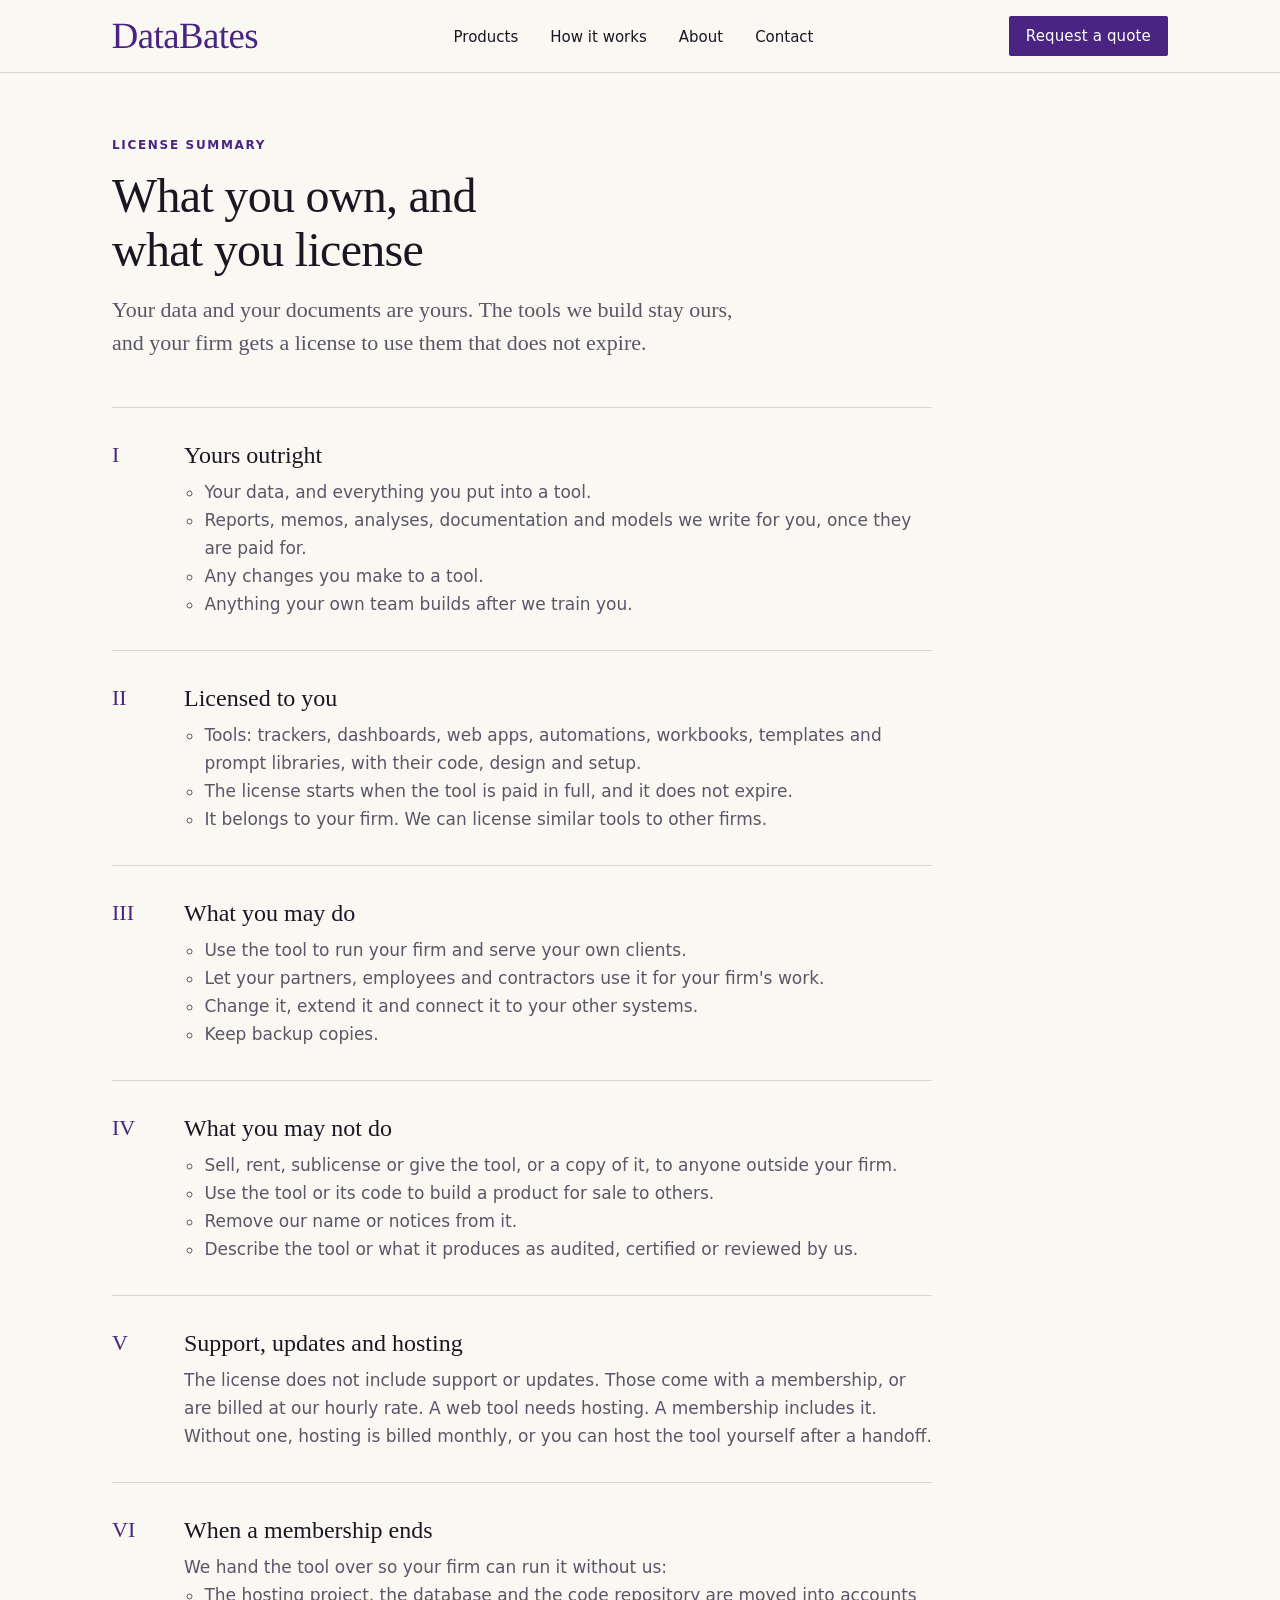
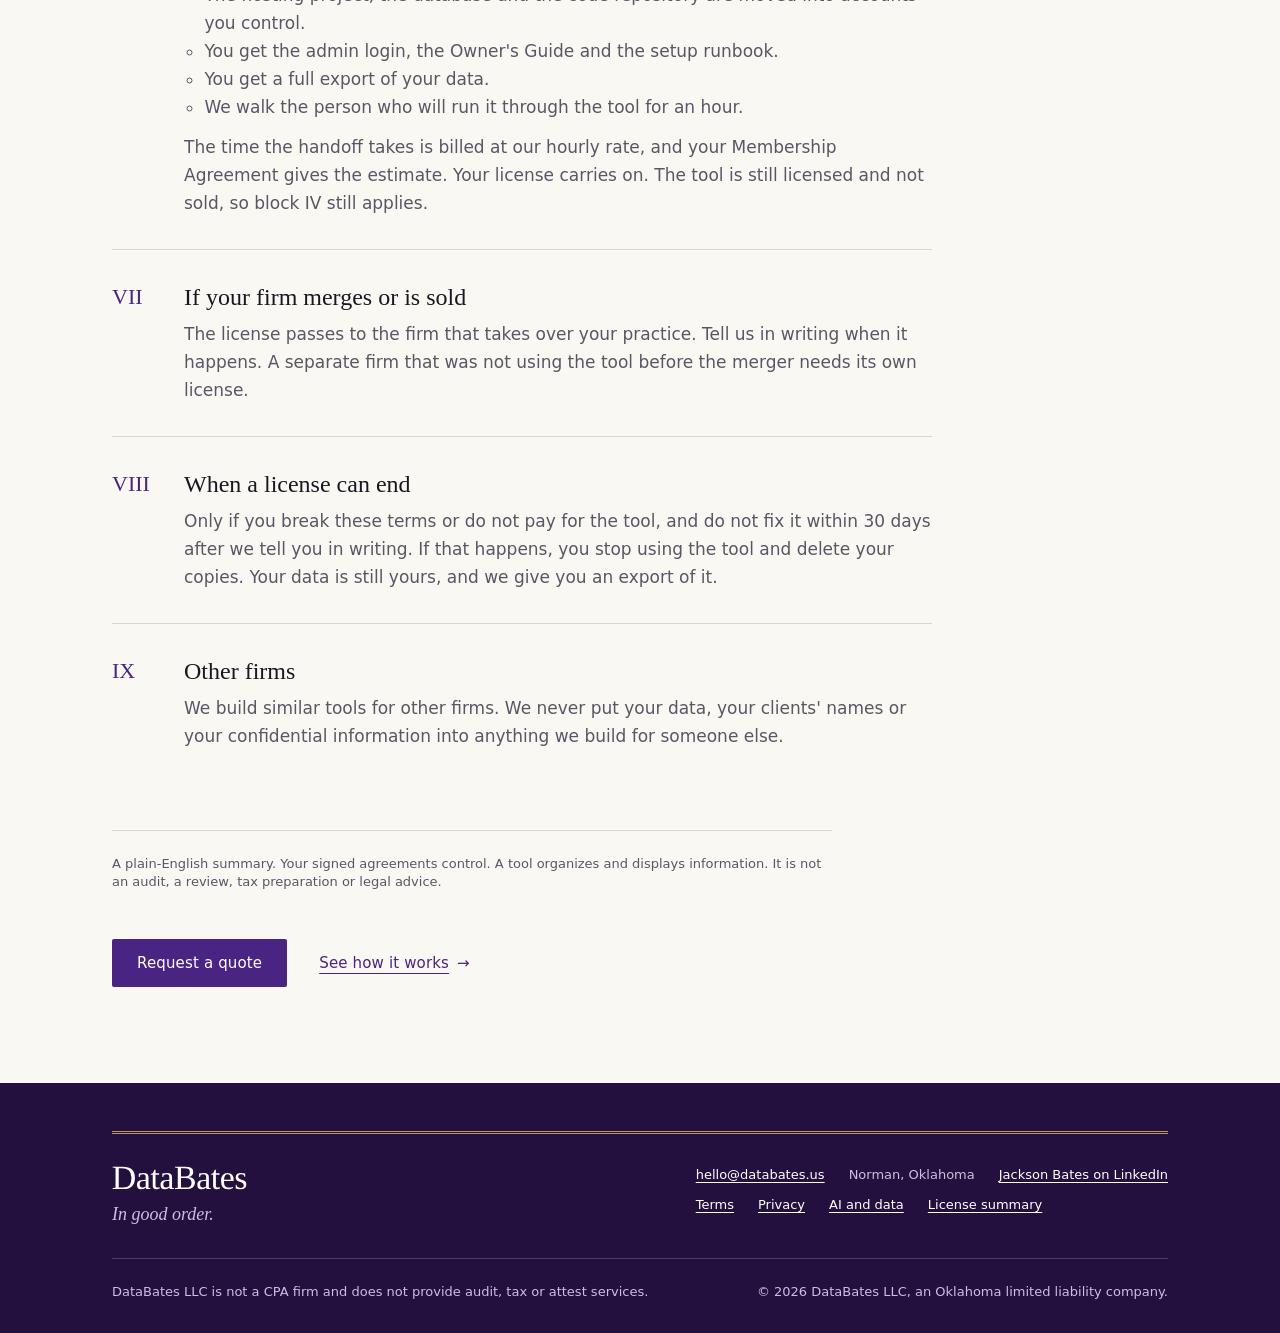
<file: license/index.html>
<!doctype html>
<html lang="en">
<head>
<meta charset="utf-8">
<meta name="viewport" content="width=device-width, initial-scale=1, viewport-fit=cover">
<title>License summary: DataBates</title>
<meta name="description" content="What a DataBates client owns, what is licensed, and what happens when a membership ends.">
<link rel="canonical" href="https://databates.us/license/">
<meta property="og:title" content="License summary: DataBates">
<meta property="og:description" content="What a DataBates client owns, what is licensed, and what happens when a membership ends.">
<meta property="og:url" content="https://databates.us/license/">
<meta property="og:type" content="website">
<meta property="og:image" content="https://databates.us/img/og.png">
<meta property="og:image:width" content="1200">
<meta property="og:image:height" content="630">
<meta name="twitter:card" content="summary_large_image">
<meta name="theme-color" content="#faf8f3">
<link rel="icon" href="/img/favicon-32.png" sizes="32x32">
<link rel="icon" href="/img/Logo_Monogram.svg" type="image/svg+xml">
<link rel="apple-touch-icon" href="/img/icon-180.png">
<link rel="preload" href="/fonts/Tinos-Regular.woff2" as="font" type="font/woff2" crossorigin>
<link rel="stylesheet" href="/css/site.css">

</head>
<body>
<header class="header">
  <div class="wrap header__inner">
    <a href="/" aria-label="DataBates home"><img class="wordmark-img" src="/img/Logo_Wordmark_Royal.svg" alt="DataBates" width="152" height="26"></a>
    <nav aria-label="Main"><ul class="nav"><li><a href="/products/">Products</a></li><li><a href="/how/">How it works</a></li><li><a href="/about/">About</a></li><li><a href="/contact/">Contact</a></li></ul></nav>
    <div class="header__actions">
      <a class="btn btn--primary btn--small" href="/request/">Request a quote</a>
      <button class="btn btn--secondary btn--small menu-btn" type="button" aria-expanded="false" aria-controls="drawer" data-menu>Menu</button>
    </div>
  </div>
  <nav class="drawer" id="drawer" aria-label="Main, phone" data-drawer>
    <div class="wrap"><ul><li><a href="/products/">Products</a></li><li><a href="/how/">How it works</a></li><li><a href="/about/">About</a></li><li><a href="/contact/">Contact</a></li><li><a href="/request/">Request a quote</a></li></ul></div>
  </nav>
</header>

<main id="main" class="page">
  <div class="wrap">
    <div class="section-head"><p class="eyebrow">License summary</p><h1 class="title">What you own, and what you license</h1><p class="lead">Your data and your documents are yours. The tools we build stay ours, and your firm gets a license to use them that does not expire.</p></div>
    <ol class="blocks">
      <li class="block"><span class="block__num" aria-hidden="true">I</span><div><h2 class="block__title">Yours outright</h2><ul><li>Your data, and everything you put into a tool.</li><li>Reports, memos, analyses, documentation and models we write for you, once they are paid for.</li><li>Any changes you make to a tool.</li><li>Anything your own team builds after we train you.</li></ul></div></li>
      <li class="block"><span class="block__num" aria-hidden="true">II</span><div><h2 class="block__title">Licensed to you</h2><ul><li>Tools: trackers, dashboards, web apps, automations, workbooks, templates and prompt libraries, with their code, design and setup.</li><li>The license starts when the tool is paid in full, and it does not expire.</li><li>It belongs to your firm. We can license similar tools to other firms.</li></ul></div></li>
      <li class="block"><span class="block__num" aria-hidden="true">III</span><div><h2 class="block__title">What you may do</h2><ul><li>Use the tool to run your firm and serve your own clients.</li><li>Let your partners, employees and contractors use it for your firm&#x27;s work.</li><li>Change it, extend it and connect it to your other systems.</li><li>Keep backup copies.</li></ul></div></li>
      <li class="block"><span class="block__num" aria-hidden="true">IV</span><div><h2 class="block__title">What you may not do</h2><ul><li>Sell, rent, sublicense or give the tool, or a copy of it, to anyone outside your firm.</li><li>Use the tool or its code to build a product for sale to others.</li><li>Remove our name or notices from it.</li><li>Describe the tool or what it produces as audited, certified or reviewed by us.</li></ul></div></li>
      <li class="block"><span class="block__num" aria-hidden="true">V</span><div><h2 class="block__title">Support, updates and hosting</h2><p>The license does not include support or updates. Those come with a membership, or are billed at our hourly rate. A web tool needs hosting. A membership includes it. Without one, hosting is billed monthly, or you can host the tool yourself after a handoff.</p></div></li>
      <li class="block"><span class="block__num" aria-hidden="true">VI</span><div><h2 class="block__title">When a membership ends</h2><p>We hand the tool over so your firm can run it without us:</p><ul><li>The hosting project, the database and the code repository are moved into accounts you control.</li><li>You get the admin login, the Owner&#x27;s Guide and the setup runbook.</li><li>You get a full export of your data.</li><li>We walk the person who will run it through the tool for an hour.</li></ul><p style='margin-top:var(--s3)'>The time the handoff takes is billed at our hourly rate, and your Membership Agreement gives the estimate. Your license carries on. The tool is still licensed and not sold, so block IV still applies.</p></div></li>
      <li class="block"><span class="block__num" aria-hidden="true">VII</span><div><h2 class="block__title">If your firm merges or is sold</h2><p>The license passes to the firm that takes over your practice. Tell us in writing when it happens. A separate firm that was not using the tool before the merger needs its own license.</p></div></li>
      <li class="block"><span class="block__num" aria-hidden="true">VIII</span><div><h2 class="block__title">When a license can end</h2><p>Only if you break these terms or do not pay for the tool, and do not fix it within 30 days after we tell you in writing. If that happens, you stop using the tool and delete your copies. Your data is still yours, and we give you an export of it.</p></div></li>
      <li class="block"><span class="block__num" aria-hidden="true">IX</span><div><h2 class="block__title">Other firms</h2><p>We build similar tools for other firms. We never put your data, your clients' names or your confidential information into anything we build for someone else.</p></div></li>
    </ol>
    <p class="notice">A plain-English summary. Your signed agreements control. A tool organizes and displays information. It is not an audit, a review, tax preparation or legal advice.</p>
    <div class="actions"><a class="btn btn--primary" href="/request/">Request a quote</a><a class="link link--arrow" href="/how/">See how it works</a></div>
  </div>
</main>
<footer class="footer" id="footer">
  <div class="wrap">
    <hr class="footer__rule">
    <div class="footer__top">
      <div>
        <img src="/img/Logo_Wordmark_White.svg" alt="DataBates" width="140" height="24" style="display:block;height:24px;width:auto">
        <p class="footer__tag">In good order.</p>
      </div>
      <div>
        <ul class="footer__cols">
          <li><a href="mailto:hello@databates.us">hello@databates.us</a></li>
          <li>Norman, Oklahoma</li>
          <li><a href="https://www.linkedin.com/in/jackson-b8s" rel="noopener" target="_blank">Jackson Bates on LinkedIn</a></li>
        </ul>
        <ul class="footer__cols" style="margin-top:12px">
          <li><a href="/terms/">Terms</a></li>
          <li><a href="/privacy/">Privacy</a></li>
          <li><a href="/ai-and-data/">AI and data</a></li>
          <li><a href="/license/">License summary</a></li>
        </ul>
      </div>
    </div>
    <div class="footer__bottom">
      <p>DataBates LLC is not a CPA firm and does not provide audit, tax or attest services.</p>
      <p>&copy; 2026 DataBates LLC, an Oklahoma limited liability company.</p>
    </div>
  </div>
</footer>
<script src="/js/site.js" defer></script>
</body>
</html>
</file>
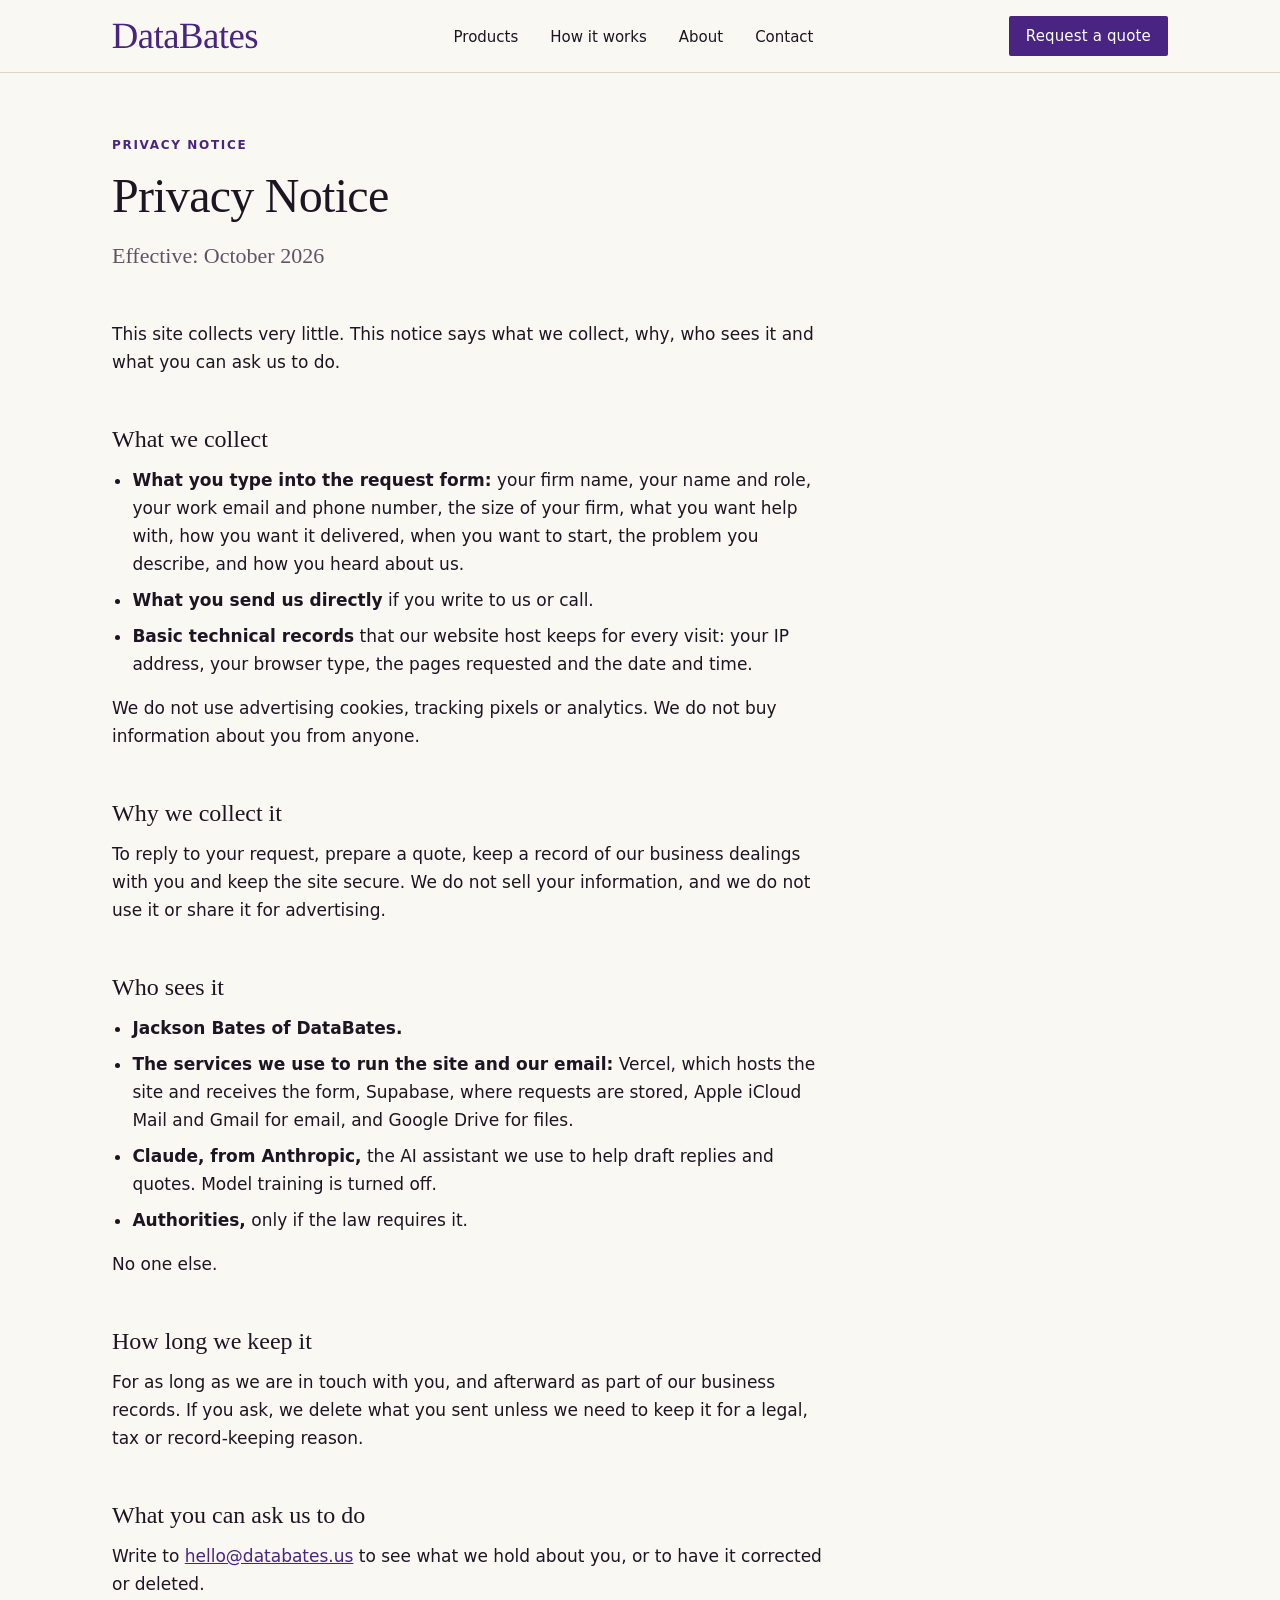
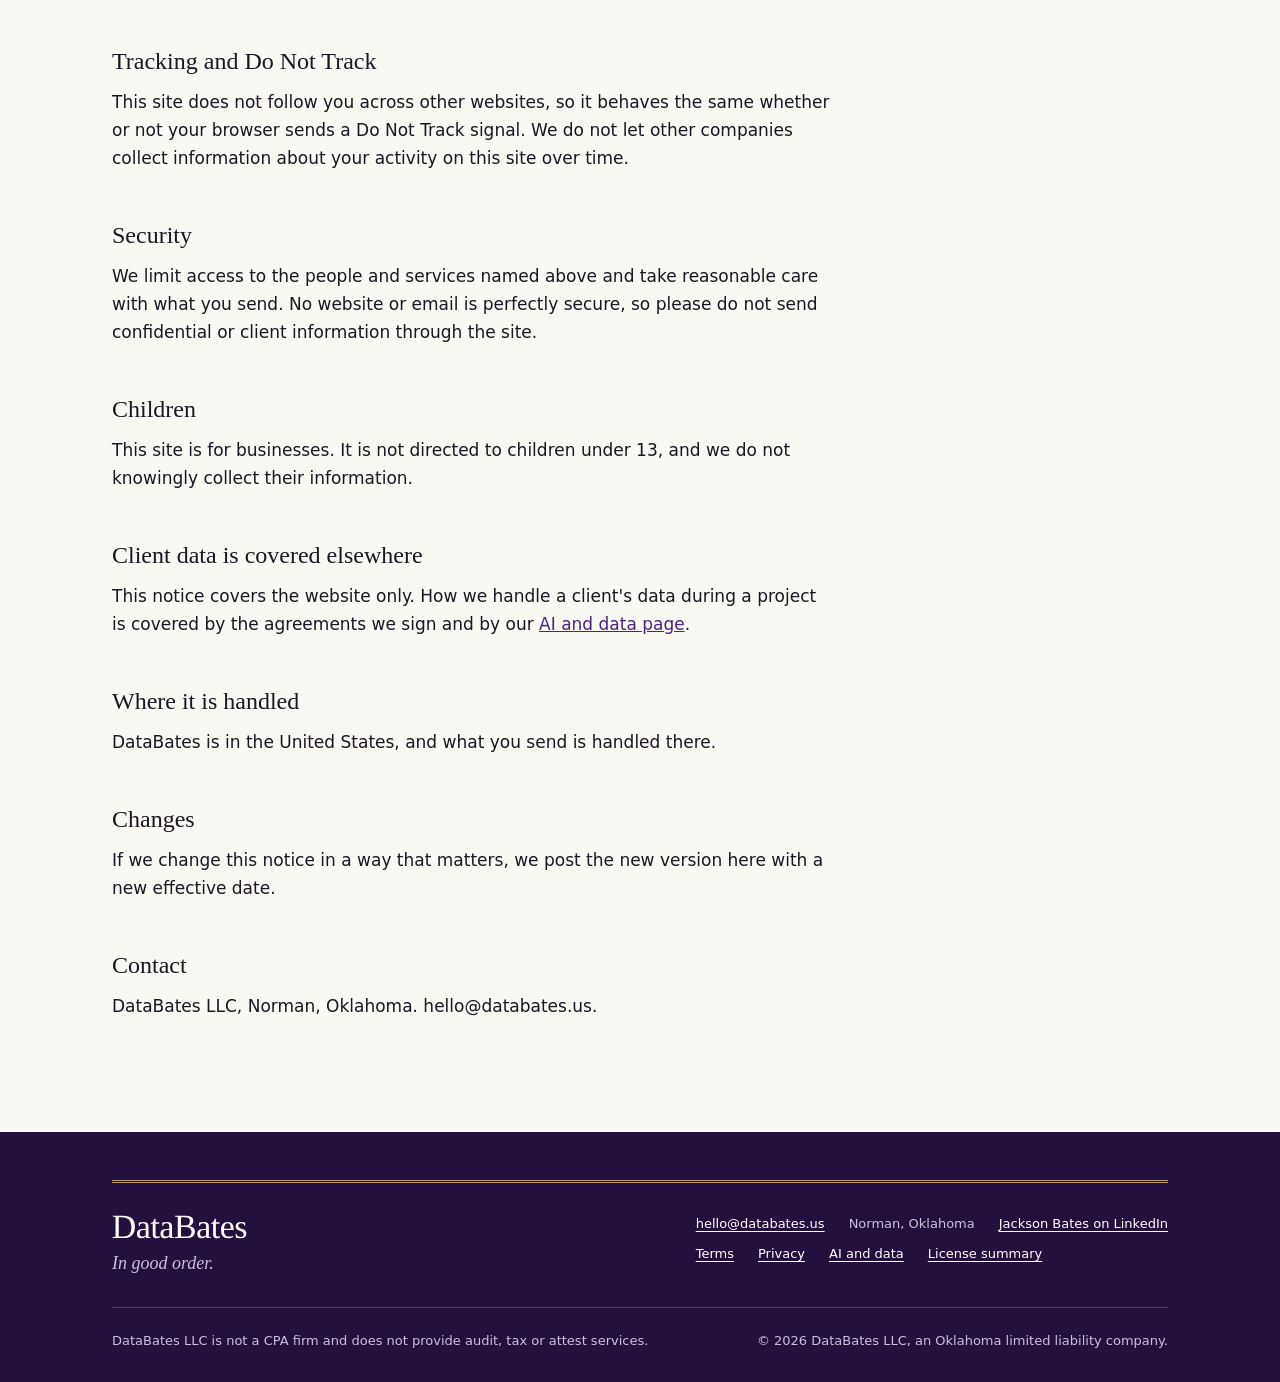
<file: privacy/index.html>
<!doctype html>
<html lang="en">
<head>
<meta charset="utf-8">
<meta name="viewport" content="width=device-width, initial-scale=1, viewport-fit=cover">
<title>Privacy Notice: DataBates</title>
<meta name="description" content="What databates.us collects, why, who sees it and what you can ask us to do.">
<link rel="canonical" href="https://databates.us/privacy/">
<meta property="og:title" content="Privacy Notice: DataBates">
<meta property="og:description" content="What databates.us collects, why, who sees it and what you can ask us to do.">
<meta property="og:url" content="https://databates.us/privacy/">
<meta property="og:type" content="website">
<meta property="og:image" content="https://databates.us/img/og.png">
<meta property="og:image:width" content="1200">
<meta property="og:image:height" content="630">
<meta name="twitter:card" content="summary_large_image">
<meta name="theme-color" content="#faf8f3">
<link rel="icon" href="/img/favicon-32.png" sizes="32x32">
<link rel="icon" href="/img/Logo_Monogram.svg" type="image/svg+xml">
<link rel="apple-touch-icon" href="/img/icon-180.png">
<link rel="preload" href="/fonts/Tinos-Regular.woff2" as="font" type="font/woff2" crossorigin>
<link rel="stylesheet" href="/css/site.css">

</head>
<body>
<header class="header">
  <div class="wrap header__inner">
    <a href="/" aria-label="DataBates home"><img class="wordmark-img" src="/img/Logo_Wordmark_Royal.svg" alt="DataBates" width="152" height="26"></a>
    <nav aria-label="Main"><ul class="nav"><li><a href="/products/">Products</a></li><li><a href="/how/">How it works</a></li><li><a href="/about/">About</a></li><li><a href="/contact/">Contact</a></li></ul></nav>
    <div class="header__actions">
      <a class="btn btn--primary btn--small" href="/request/">Request a quote</a>
      <button class="btn btn--secondary btn--small menu-btn" type="button" aria-expanded="false" aria-controls="drawer" data-menu>Menu</button>
    </div>
  </div>
  <nav class="drawer" id="drawer" aria-label="Main, phone" data-drawer>
    <div class="wrap"><ul><li><a href="/products/">Products</a></li><li><a href="/how/">How it works</a></li><li><a href="/about/">About</a></li><li><a href="/contact/">Contact</a></li><li><a href="/request/">Request a quote</a></li></ul></div>
  </nav>
</header>

<main id="main" class="page">
  <div class="wrap">
    <div class="section-head"><p class="eyebrow">Privacy Notice</p><h1 class="title">Privacy Notice</h1><p class="lead">Effective: October 2026</p></div>
    <div class="prose">
      <p>This site collects very little. This notice says what we collect, why, who sees it and what you can ask us to do.</p>
      <h2>What we collect</h2>
      <ul>
        <li><b>What you type into the request form:</b> your firm name, your name and role, your work email and phone number, the size of your firm, what you want help with, how you want it delivered, when you want to start, the problem you describe, and how you heard about us.</li>
        <li><b>What you send us directly</b> if you write to us or call.</li>
        <li><b>Basic technical records</b> that our website host keeps for every visit: your IP address, your browser type, the pages requested and the date and time.</li>
      </ul>
      <p>We do not use advertising cookies, tracking pixels or analytics. We do not buy information about you from anyone.</p>
      <h2>Why we collect it</h2>
      <p>To reply to your request, prepare a quote, keep a record of our business dealings with you and keep the site secure. We do not sell your information, and we do not use it or share it for advertising.</p>
      <h2>Who sees it</h2>
      <ul>
        <li><b>Jackson Bates of DataBates.</b></li>
        <li><b>The services we use to run the site and our email:</b> Vercel, which hosts the site and receives the form, Supabase, where requests are stored, Apple iCloud Mail and Gmail for email, and Google Drive for files.</li>
        <li><b>Claude, from Anthropic,</b> the AI assistant we use to help draft replies and quotes. Model training is turned off.</li>
        <li><b>Authorities,</b> only if the law requires it.</li>
      </ul>
      <p>No one else.</p>
      <h2>How long we keep it</h2>
      <p>For as long as we are in touch with you, and afterward as part of our business records. If you ask, we delete what you sent unless we need to keep it for a legal, tax or record-keeping reason.</p>
      <h2>What you can ask us to do</h2>
      <p>Write to <a href="mailto:hello@databates.us">hello@databates.us</a> to see what we hold about you, or to have it corrected or deleted.</p>
      <h2>Tracking and Do Not Track</h2>
      <p>This site does not follow you across other websites, so it behaves the same whether or not your browser sends a Do Not Track signal. We do not let other companies collect information about your activity on this site over time.</p>
      <h2>Security</h2>
      <p>We limit access to the people and services named above and take reasonable care with what you send. No website or email is perfectly secure, so please do not send confidential or client information through the site.</p>
      <h2>Children</h2>
      <p>This site is for businesses. It is not directed to children under 13, and we do not knowingly collect their information.</p>
      <h2>Client data is covered elsewhere</h2>
      <p>This notice covers the website only. How we handle a client's data during a project is covered by the agreements we sign and by our <a href="/ai-and-data/">AI and data page</a>.</p>
      <h2>Where it is handled</h2>
      <p>DataBates is in the United States, and what you send is handled there.</p>
      <h2>Changes</h2>
      <p>If we change this notice in a way that matters, we post the new version here with a new effective date.</p>
      <h2>Contact</h2>
      <p>DataBates LLC, Norman, Oklahoma. hello@databates.us.</p>
    </div>
  </div>
</main>
<footer class="footer" id="footer">
  <div class="wrap">
    <hr class="footer__rule">
    <div class="footer__top">
      <div>
        <img src="/img/Logo_Wordmark_White.svg" alt="DataBates" width="140" height="24" style="display:block;height:24px;width:auto">
        <p class="footer__tag">In good order.</p>
      </div>
      <div>
        <ul class="footer__cols">
          <li><a href="mailto:hello@databates.us">hello@databates.us</a></li>
          <li>Norman, Oklahoma</li>
          <li><a href="https://www.linkedin.com/in/jackson-b8s" rel="noopener" target="_blank">Jackson Bates on LinkedIn</a></li>
        </ul>
        <ul class="footer__cols" style="margin-top:12px">
          <li><a href="/terms/">Terms</a></li>
          <li><a href="/privacy/">Privacy</a></li>
          <li><a href="/ai-and-data/">AI and data</a></li>
          <li><a href="/license/">License summary</a></li>
        </ul>
      </div>
    </div>
    <div class="footer__bottom">
      <p>DataBates LLC is not a CPA firm and does not provide audit, tax or attest services.</p>
      <p>&copy; 2026 DataBates LLC, an Oklahoma limited liability company.</p>
    </div>
  </div>
</footer>
<script src="/js/site.js" defer></script>
</body>
</html>
</file>
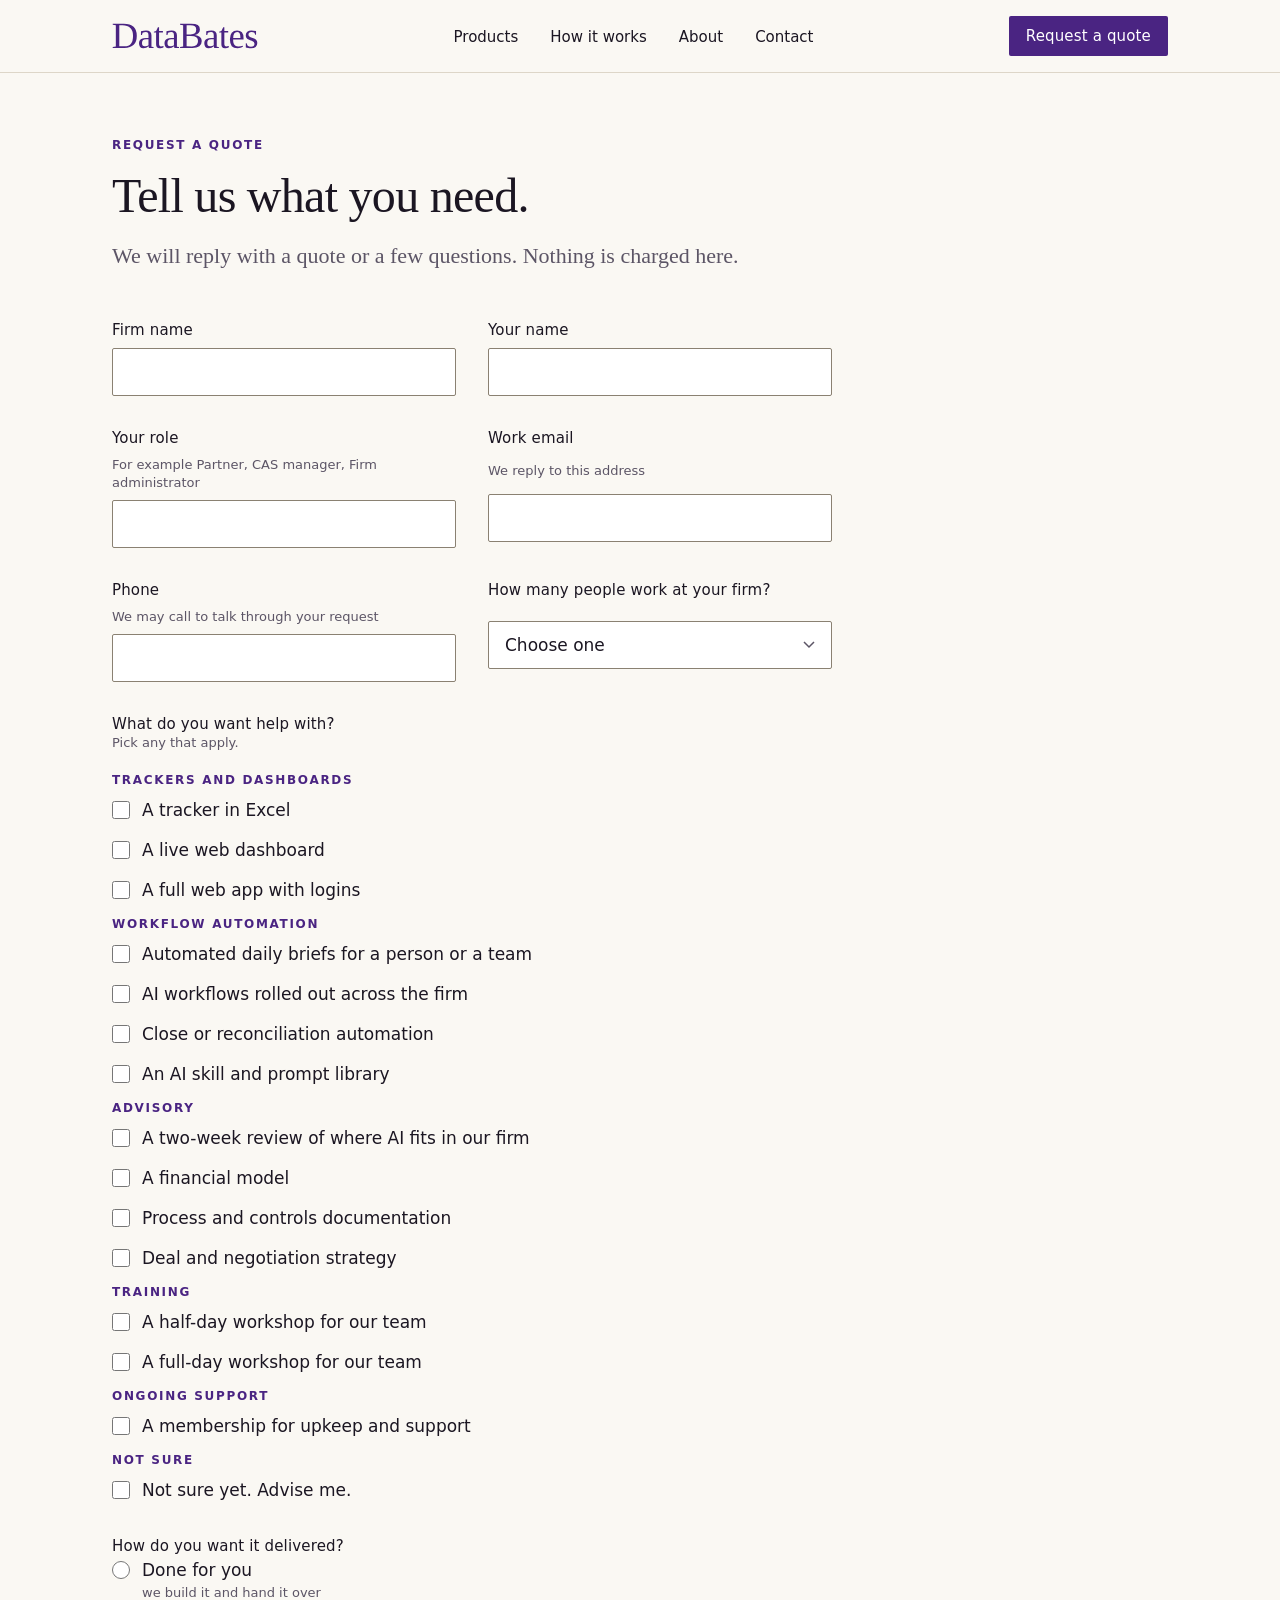
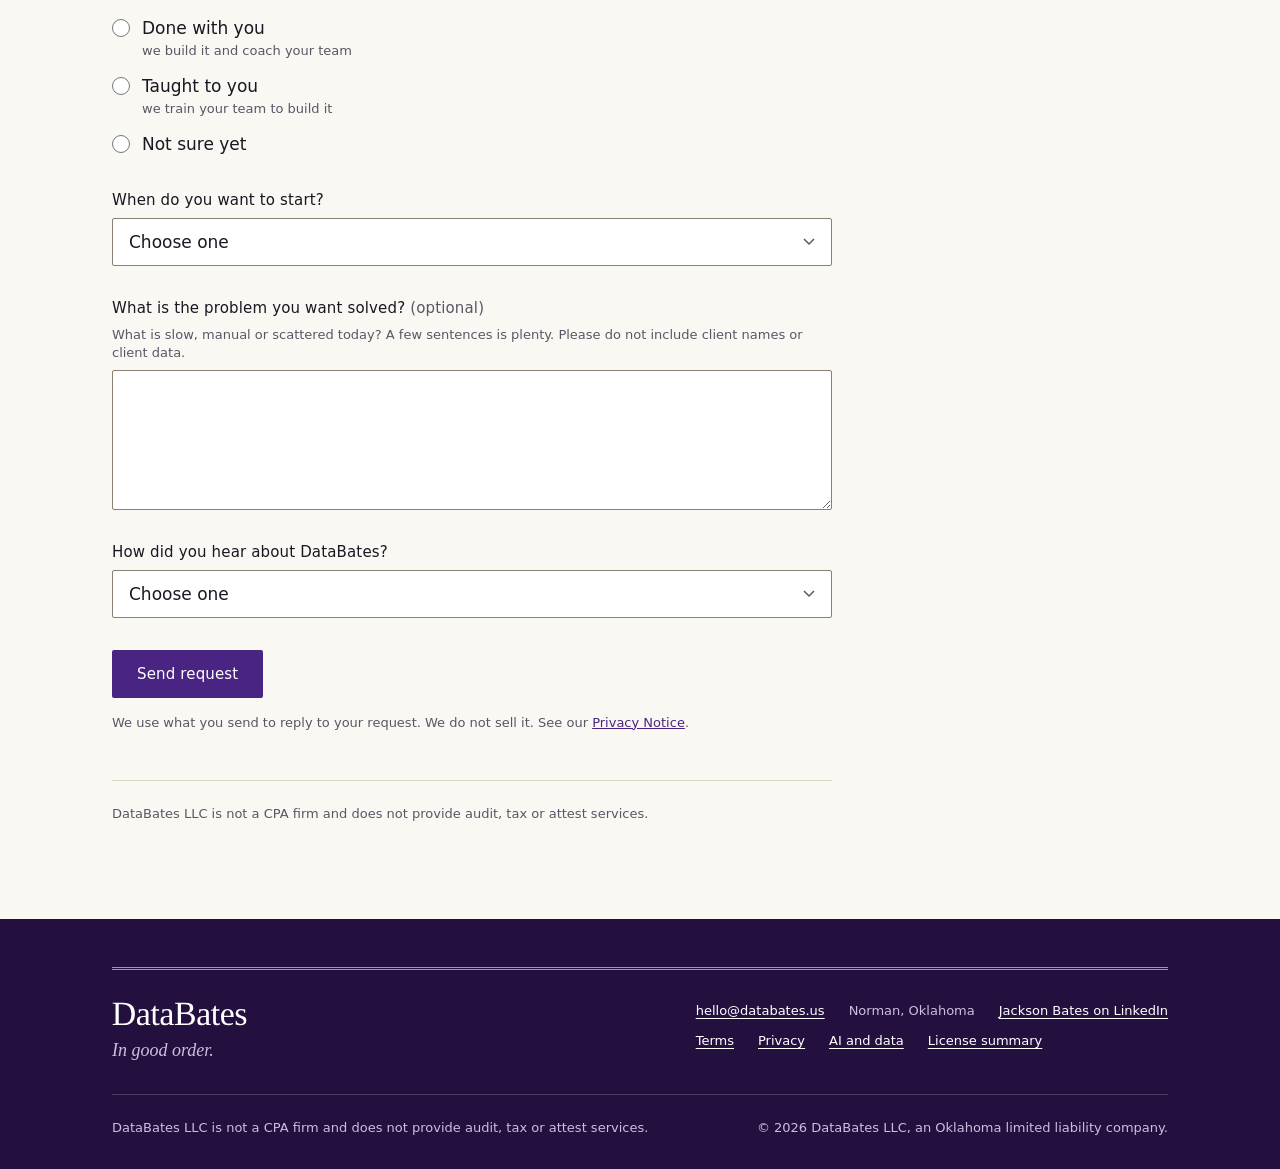
<file: request/index.html>
<!doctype html>
<html lang="en">
<head>
<meta charset="utf-8">
<meta name="viewport" content="width=device-width, initial-scale=1, viewport-fit=cover">
<title>Request a quote: DataBates</title>
<meta name="description" content="Tell us what you need. We reply with a quote or a few questions. Nothing is charged here.">
<link rel="canonical" href="https://databates.us/request/">
<meta property="og:title" content="Request a quote: DataBates">
<meta property="og:description" content="Tell us what you need. We reply with a quote or a few questions. Nothing is charged here.">
<meta property="og:url" content="https://databates.us/request/">
<meta property="og:type" content="website">
<meta property="og:image" content="https://databates.us/img/og.png">
<meta property="og:image:width" content="1200">
<meta property="og:image:height" content="630">
<meta name="twitter:card" content="summary_large_image">
<meta name="theme-color" content="#faf8f3">
<link rel="icon" href="/img/favicon-32.png" sizes="32x32">
<link rel="icon" href="/img/Logo_Monogram.svg" type="image/svg+xml">
<link rel="apple-touch-icon" href="/img/icon-180.png">
<link rel="preload" href="/fonts/Tinos-Regular.woff2" as="font" type="font/woff2" crossorigin>
<link rel="stylesheet" href="/css/site.css">

</head>
<body>
<header class="header">
  <div class="wrap header__inner">
    <a href="/" aria-label="DataBates home"><img class="wordmark-img" src="/img/Logo_Wordmark_Royal.svg" alt="DataBates" width="152" height="26"></a>
    <nav aria-label="Main"><ul class="nav"><li><a href="/products/">Products</a></li><li><a href="/how/">How it works</a></li><li><a href="/about/">About</a></li><li><a href="/contact/">Contact</a></li></ul></nav>
    <div class="header__actions">
      <a class="btn btn--primary btn--small" href="/request/">Request a quote</a>
      <button class="btn btn--secondary btn--small menu-btn" type="button" aria-expanded="false" aria-controls="drawer" data-menu>Menu</button>
    </div>
  </div>
  <nav class="drawer" id="drawer" aria-label="Main, phone" data-drawer>
    <div class="wrap"><ul><li><a href="/products/">Products</a></li><li><a href="/how/">How it works</a></li><li><a href="/about/">About</a></li><li><a href="/contact/">Contact</a></li><li><a href="/request/">Request a quote</a></li></ul></div>
  </nav>
</header>

<main id="main" class="page">
  <div class="wrap">
    <div class="section-head">
      <p class="eyebrow">Request a quote</p>
      <h1 class="title">Tell us what you need.</h1>
      <p class="lead">We will reply with a quote or a few questions. Nothing is charged here.</p>
    </div>
    <form class="form" id="request-form" method="post" action="/api/request" novalidate>
      <div class="grid-2" style="gap:var(--s8)">
        <div class="field"><label class="field__label" for="firm">Firm name</label><input class="input" id="firm" name="firm" type="text" required autocomplete="organization"></div>
        <div class="field"><label class="field__label" for="name">Your name</label><input class="input" id="name" name="name" type="text" required autocomplete="name"></div>
        <div class="field"><label class="field__label" for="role">Your role</label><p class="field__hint" id="role-hint">For example Partner, CAS manager, Firm administrator</p><input class="input" id="role" name="role" type="text" required autocomplete="organization-title" aria-describedby="role-hint"></div>
        <div class="field"><label class="field__label" for="email">Work email</label><p class="field__hint" id="email-hint">We reply to this address</p><input class="input" id="email" name="email" type="email" required autocomplete="email" aria-describedby="email-hint"></div>
        <div class="field"><label class="field__label" for="phone">Phone</label><p class="field__hint" id="phone-hint">We may call to talk through your request</p><input class="input" id="phone" name="phone" type="tel" required autocomplete="tel" inputmode="tel" aria-describedby="phone-hint"></div>
        <div class="field"><label class="field__label" for="size">How many people work at your firm?</label><select class="input" id="size" name="size" required><option value="">Choose one</option><option>1 to 10</option><option>11 to 25</option><option>26 to 50</option><option>51 to 100</option><option>More than 100</option></select></div>
      </div>
      <fieldset class="field">
        <legend class="field__label">What do you want help with?</legend>
        <p class="field__hint">Pick any that apply.</p>
        <ul style="list-style:none;margin:0;padding:0"><li><p class="eyebrow" style="margin:var(--s3) 0 var(--s2)">Trackers and dashboards</p><ul class="checks"><li class="check"><input type="checkbox" id="h00" name="help" value="A tracker in Excel"><label for="h00">A tracker in Excel</label></li><li class="check"><input type="checkbox" id="h01" name="help" value="A live web dashboard"><label for="h01">A live web dashboard</label></li><li class="check"><input type="checkbox" id="h02" name="help" value="A full web app with logins"><label for="h02">A full web app with logins</label></li></ul></li><li><p class="eyebrow" style="margin:var(--s3) 0 var(--s2)">Workflow automation</p><ul class="checks"><li class="check"><input type="checkbox" id="h10" name="help" value="Automated daily briefs for a person or a team"><label for="h10">Automated daily briefs for a person or a team</label></li><li class="check"><input type="checkbox" id="h11" name="help" value="AI workflows rolled out across the firm"><label for="h11">AI workflows rolled out across the firm</label></li><li class="check"><input type="checkbox" id="h12" name="help" value="Close or reconciliation automation"><label for="h12">Close or reconciliation automation</label></li><li class="check"><input type="checkbox" id="h13" name="help" value="An AI skill and prompt library"><label for="h13">An AI skill and prompt library</label></li></ul></li><li><p class="eyebrow" style="margin:var(--s3) 0 var(--s2)">Advisory</p><ul class="checks"><li class="check"><input type="checkbox" id="h20" name="help" value="A two-week review of where AI fits in our firm"><label for="h20">A two-week review of where AI fits in our firm</label></li><li class="check"><input type="checkbox" id="h21" name="help" value="A financial model"><label for="h21">A financial model</label></li><li class="check"><input type="checkbox" id="h22" name="help" value="Process and controls documentation"><label for="h22">Process and controls documentation</label></li><li class="check"><input type="checkbox" id="h23" name="help" value="Deal and negotiation strategy"><label for="h23">Deal and negotiation strategy</label></li></ul></li><li><p class="eyebrow" style="margin:var(--s3) 0 var(--s2)">Training</p><ul class="checks"><li class="check"><input type="checkbox" id="h30" name="help" value="A half-day workshop for our team"><label for="h30">A half-day workshop for our team</label></li><li class="check"><input type="checkbox" id="h31" name="help" value="A full-day workshop for our team"><label for="h31">A full-day workshop for our team</label></li></ul></li><li><p class="eyebrow" style="margin:var(--s3) 0 var(--s2)">Ongoing support</p><ul class="checks"><li class="check"><input type="checkbox" id="h40" name="help" value="A membership for upkeep and support"><label for="h40">A membership for upkeep and support</label></li></ul></li><li><p class="eyebrow" style="margin:var(--s3) 0 var(--s2)">Not sure</p><ul class="checks"><li class="check"><input type="checkbox" id="h50" name="help" value="Not sure yet. Advise me."><label for="h50">Not sure yet. Advise me.</label></li></ul></li></ul>
        <p class="field__error" data-error="help" hidden>Pick at least one.</p>
      </fieldset>
      <fieldset class="field">
        <legend class="field__label">How do you want it delivered?</legend>
        <ul class="checks"><li class="check"><input type="radio" id="d0" name="delivery" value="Done for you" required><label for="d0">Done for you<small>we build it and hand it over</small></label></li><li class="check"><input type="radio" id="d1" name="delivery" value="Done with you" required><label for="d1">Done with you<small>we build it and coach your team</small></label></li><li class="check"><input type="radio" id="d2" name="delivery" value="Taught to you" required><label for="d2">Taught to you<small>we train your team to build it</small></label></li><li class="check"><input type="radio" id="d3" name="delivery" value="Not sure yet" required><label for="d3">Not sure yet</label></li></ul>
      </fieldset>
      <div class="field"><label class="field__label" for="start">When do you want to start?</label><select class="input" id="start" name="start" required><option value="">Choose one</option><option>As soon as possible</option><option>Within a month</option><option>Within three months</option><option>Just exploring</option></select></div>
      <div class="field"><label class="field__label" for="problem">What is the problem you want solved? <span class="field__opt">(optional)</span></label><p class="field__hint" id="problem-hint">What is slow, manual or scattered today? A few sentences is plenty. Please do not include client names or client data.</p><textarea class="input" id="problem" name="problem" maxlength="1500" aria-describedby="problem-hint"></textarea></div>
      <div class="field"><label class="field__label" for="source">How did you hear about DataBates?</label><select class="input" id="source" name="source"><option value="">Choose one</option><option>BKR conference</option><option>A referral</option><option>A university or professor</option><option>LinkedIn</option><option>Other</option></select></div>
      <div class="hp" aria-hidden="true"><label>Leave this empty<input type="text" name="company_website" tabindex="-1" autocomplete="off"></label></div>
      <div class="message message--error" data-form-error hidden></div>
      <div>
        <button class="btn btn--primary" type="submit" data-submit>Send request</button>
        <p class="caption" style="margin-top:var(--s4)">We use what you send to reply to your request. We do not sell it. See our <a href="/privacy/">Privacy Notice</a>.</p>
      </div>
    </form>
    <div class="done" data-done hidden>
      <p class="eyebrow">Request received</p>
      <h2 class="title">Thank you. Your request is in.</h2>
      <p class="lead">Jackson Bates will reply from jackson.bates@databates.us.</p>
      <div class="actions"><a class="link link--arrow" href="/">Back to the site</a></div>
    </div>
    <p class="notice">DataBates LLC is not a CPA firm and does not provide audit, tax or attest services.</p>
  </div>
</main>
<footer class="footer" id="footer">
  <div class="wrap">
    <hr class="footer__rule">
    <div class="footer__top">
      <div>
        <img src="/img/Logo_Wordmark_White.svg" alt="DataBates" width="140" height="24" style="display:block;height:24px;width:auto">
        <p class="footer__tag">In good order.</p>
      </div>
      <div>
        <ul class="footer__cols">
          <li><a href="mailto:hello@databates.us">hello@databates.us</a></li>
          <li>Norman, Oklahoma</li>
          <li><a href="https://www.linkedin.com/in/jackson-b8s" rel="noopener" target="_blank">Jackson Bates on LinkedIn</a></li>
        </ul>
        <ul class="footer__cols" style="margin-top:12px">
          <li><a href="/terms/">Terms</a></li>
          <li><a href="/privacy/">Privacy</a></li>
          <li><a href="/ai-and-data/">AI and data</a></li>
          <li><a href="/license/">License summary</a></li>
        </ul>
      </div>
    </div>
    <div class="footer__bottom">
      <p>DataBates LLC is not a CPA firm and does not provide audit, tax or attest services.</p>
      <p>&copy; 2026 DataBates LLC, an Oklahoma limited liability company.</p>
    </div>
  </div>
</footer>
<script src="/js/site.js" defer></script>
</body>
</html>
</file>
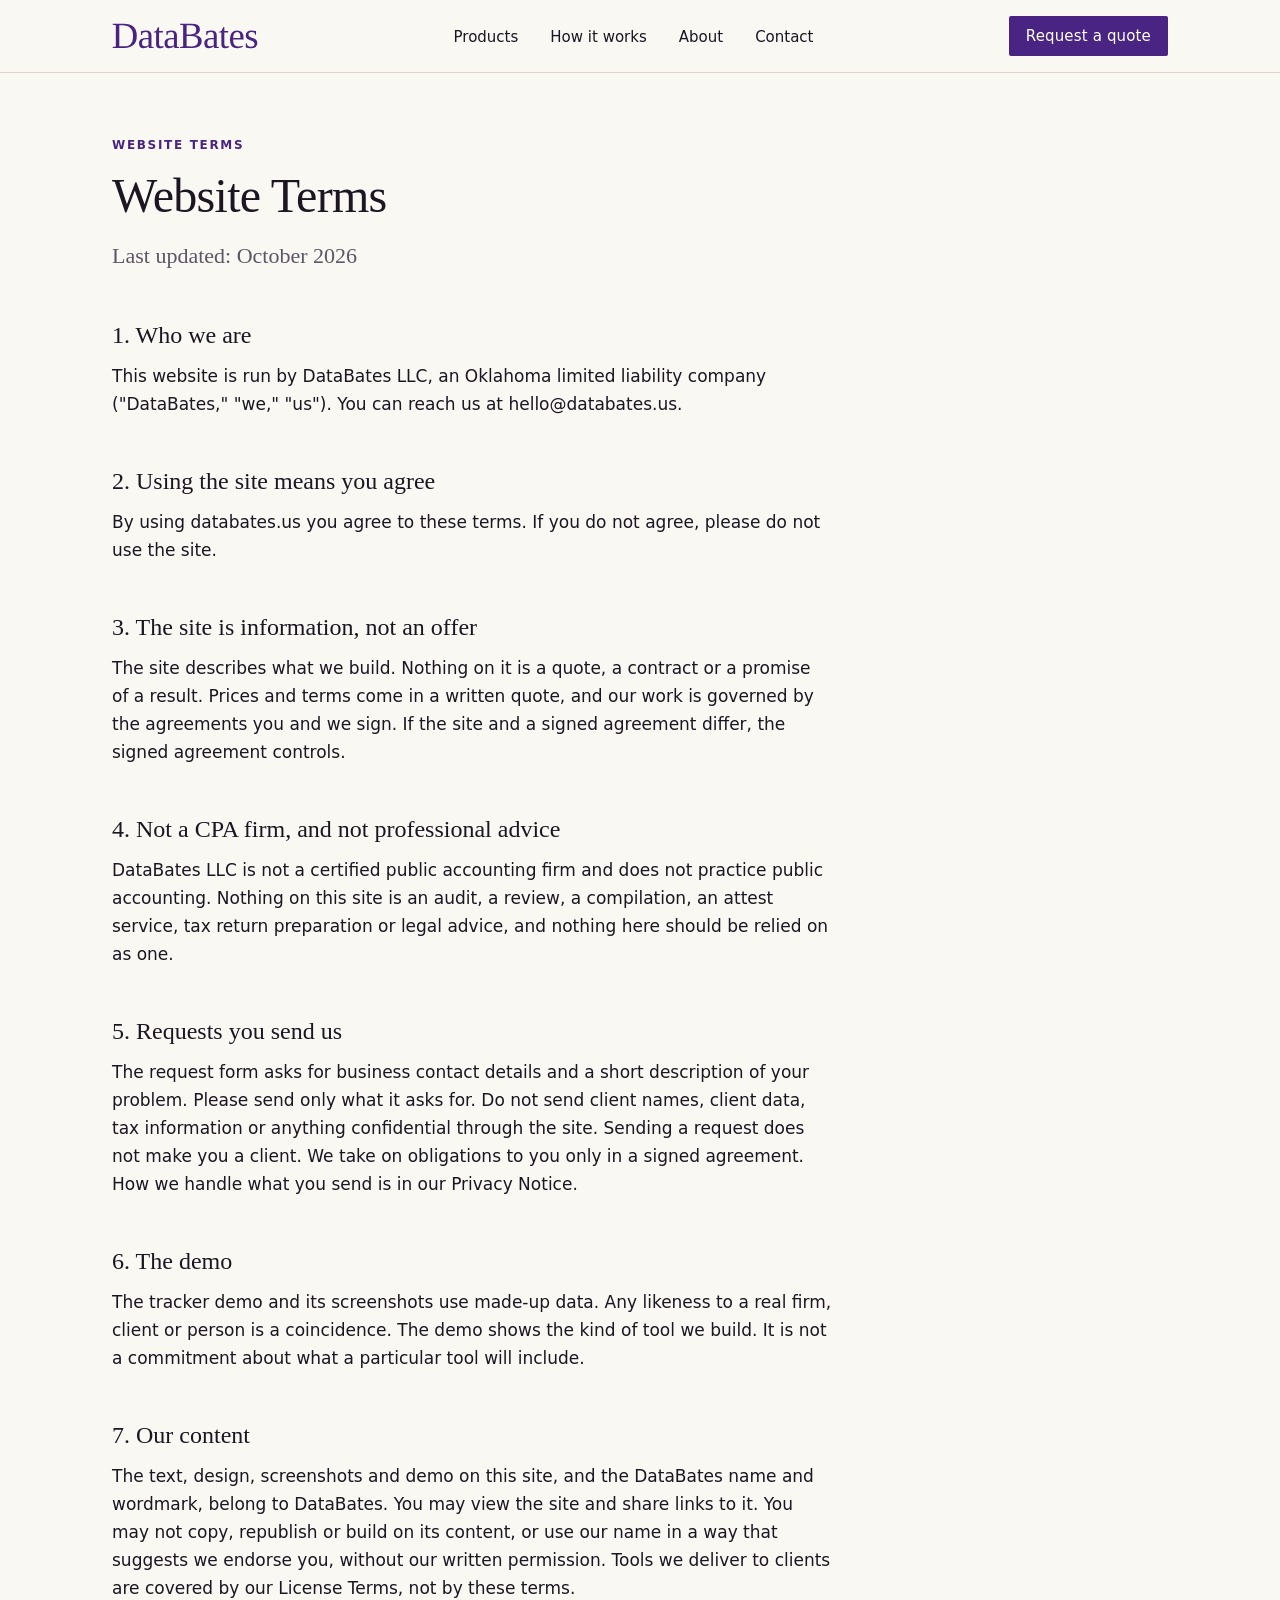
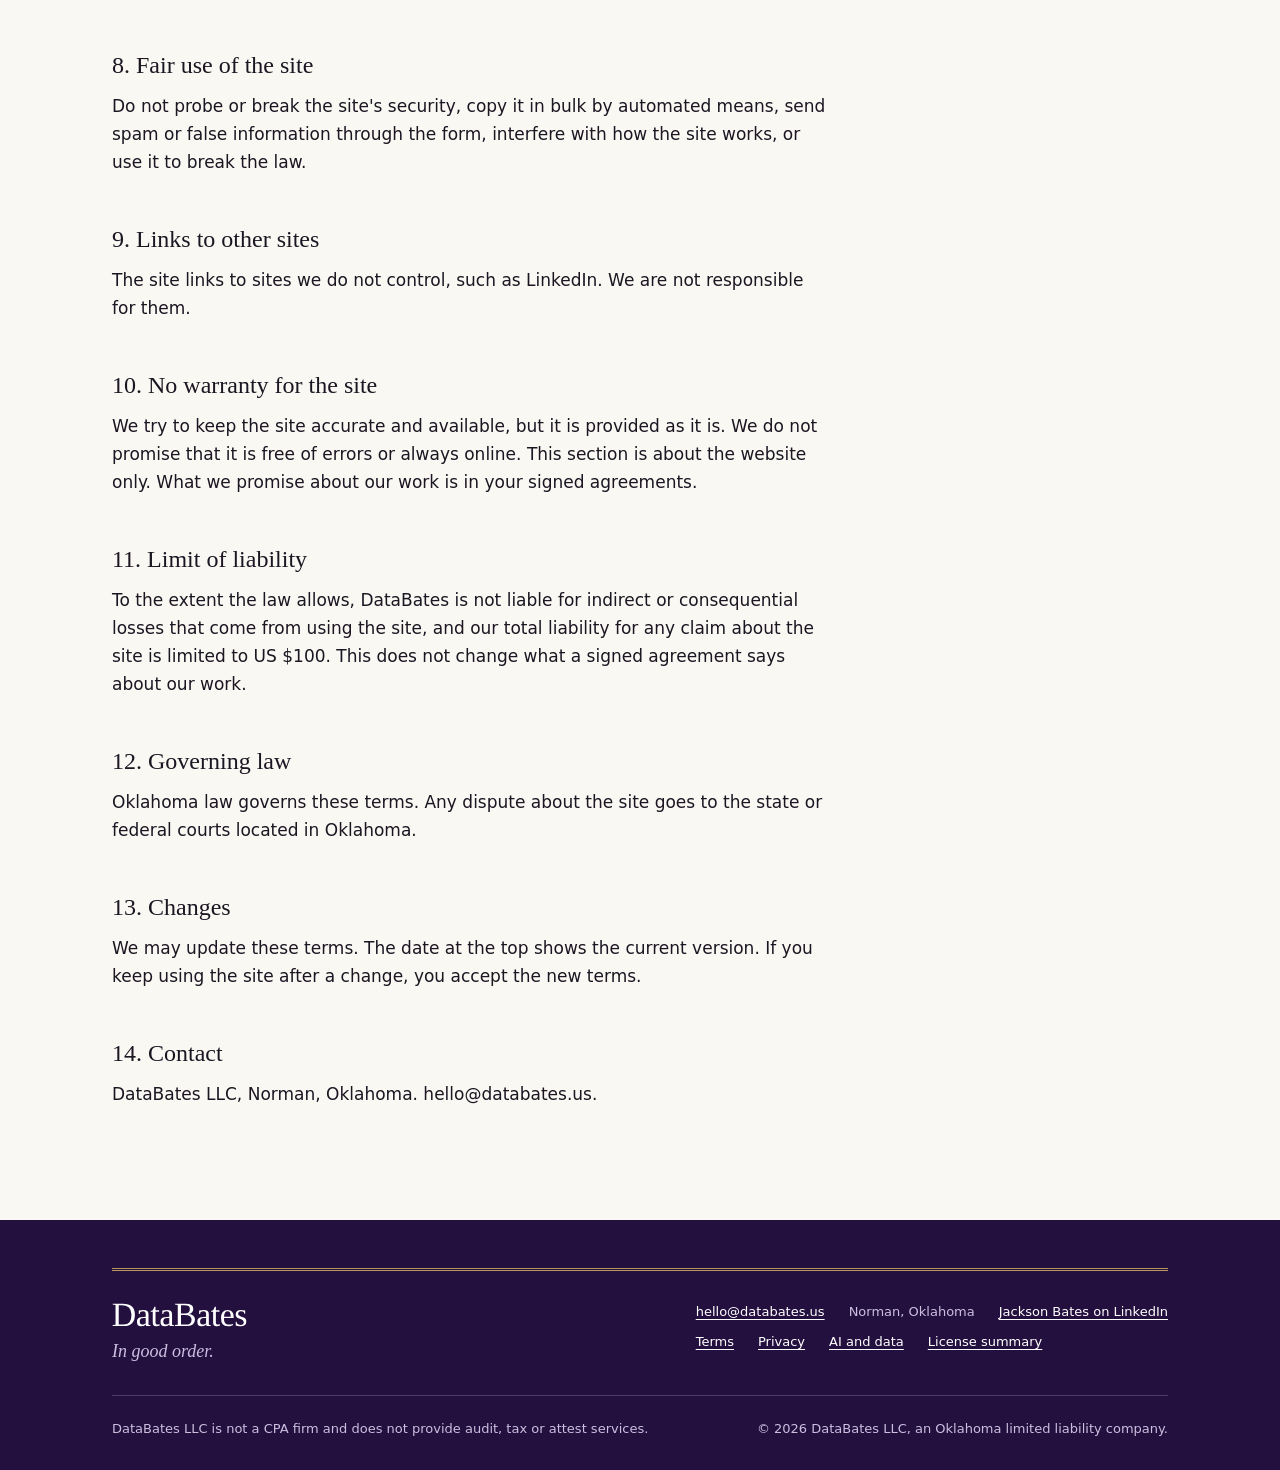
<file: terms/index.html>
<!doctype html>
<html lang="en">
<head>
<meta charset="utf-8">
<meta name="viewport" content="width=device-width, initial-scale=1, viewport-fit=cover">
<title>Website Terms: DataBates</title>
<meta name="description" content="The terms for using databates.us.">
<link rel="canonical" href="https://databates.us/terms/">
<meta property="og:title" content="Website Terms: DataBates">
<meta property="og:description" content="The terms for using databates.us.">
<meta property="og:url" content="https://databates.us/terms/">
<meta property="og:type" content="website">
<meta property="og:image" content="https://databates.us/img/og.png">
<meta property="og:image:width" content="1200">
<meta property="og:image:height" content="630">
<meta name="twitter:card" content="summary_large_image">
<meta name="theme-color" content="#faf8f3">
<link rel="icon" href="/img/favicon-32.png" sizes="32x32">
<link rel="icon" href="/img/Logo_Monogram.svg" type="image/svg+xml">
<link rel="apple-touch-icon" href="/img/icon-180.png">
<link rel="preload" href="/fonts/Tinos-Regular.woff2" as="font" type="font/woff2" crossorigin>
<link rel="stylesheet" href="/css/site.css">

</head>
<body>
<header class="header">
  <div class="wrap header__inner">
    <a href="/" aria-label="DataBates home"><img class="wordmark-img" src="/img/Logo_Wordmark_Royal.svg" alt="DataBates" width="152" height="26"></a>
    <nav aria-label="Main"><ul class="nav"><li><a href="/products/">Products</a></li><li><a href="/how/">How it works</a></li><li><a href="/about/">About</a></li><li><a href="/contact/">Contact</a></li></ul></nav>
    <div class="header__actions">
      <a class="btn btn--primary btn--small" href="/request/">Request a quote</a>
      <button class="btn btn--secondary btn--small menu-btn" type="button" aria-expanded="false" aria-controls="drawer" data-menu>Menu</button>
    </div>
  </div>
  <nav class="drawer" id="drawer" aria-label="Main, phone" data-drawer>
    <div class="wrap"><ul><li><a href="/products/">Products</a></li><li><a href="/how/">How it works</a></li><li><a href="/about/">About</a></li><li><a href="/contact/">Contact</a></li><li><a href="/request/">Request a quote</a></li></ul></div>
  </nav>
</header>

<main id="main" class="page">
  <div class="wrap">
    <div class="section-head"><p class="eyebrow">Website Terms</p><h1 class="title">Website Terms</h1><p class="lead">Last updated: October 2026</p></div>
    <div class="prose"><h2>1. Who we are</h2><p>This website is run by DataBates LLC, an Oklahoma limited liability company (&quot;DataBates,&quot; &quot;we,&quot; &quot;us&quot;). You can reach us at hello@databates.us.</p><h2>2. Using the site means you agree</h2><p>By using databates.us you agree to these terms. If you do not agree, please do not use the site.</p><h2>3. The site is information, not an offer</h2><p>The site describes what we build. Nothing on it is a quote, a contract or a promise of a result. Prices and terms come in a written quote, and our work is governed by the agreements you and we sign. If the site and a signed agreement differ, the signed agreement controls.</p><h2>4. Not a CPA firm, and not professional advice</h2><p>DataBates LLC is not a certified public accounting firm and does not practice public accounting. Nothing on this site is an audit, a review, a compilation, an attest service, tax return preparation or legal advice, and nothing here should be relied on as one.</p><h2>5. Requests you send us</h2><p>The request form asks for business contact details and a short description of your problem. Please send only what it asks for. Do not send client names, client data, tax information or anything confidential through the site. Sending a request does not make you a client. We take on obligations to you only in a signed agreement. How we handle what you send is in our Privacy Notice.</p><h2>6. The demo</h2><p>The tracker demo and its screenshots use made-up data. Any likeness to a real firm, client or person is a coincidence. The demo shows the kind of tool we build. It is not a commitment about what a particular tool will include.</p><h2>7. Our content</h2><p>The text, design, screenshots and demo on this site, and the DataBates name and wordmark, belong to DataBates. You may view the site and share links to it. You may not copy, republish or build on its content, or use our name in a way that suggests we endorse you, without our written permission. Tools we deliver to clients are covered by our License Terms, not by these terms.</p><h2>8. Fair use of the site</h2><p>Do not probe or break the site&#x27;s security, copy it in bulk by automated means, send spam or false information through the form, interfere with how the site works, or use it to break the law.</p><h2>9. Links to other sites</h2><p>The site links to sites we do not control, such as LinkedIn. We are not responsible for them.</p><h2>10. No warranty for the site</h2><p>We try to keep the site accurate and available, but it is provided as it is. We do not promise that it is free of errors or always online. This section is about the website only. What we promise about our work is in your signed agreements.</p><h2>11. Limit of liability</h2><p>To the extent the law allows, DataBates is not liable for indirect or consequential losses that come from using the site, and our total liability for any claim about the site is limited to US $100. This does not change what a signed agreement says about our work.</p><h2>12. Governing law</h2><p>Oklahoma law governs these terms. Any dispute about the site goes to the state or federal courts located in Oklahoma.</p><h2>13. Changes</h2><p>We may update these terms. The date at the top shows the current version. If you keep using the site after a change, you accept the new terms.</p><h2>14. Contact</h2><p>DataBates LLC, Norman, Oklahoma. hello@databates.us.</p></div>
  </div>
</main>
<footer class="footer" id="footer">
  <div class="wrap">
    <hr class="footer__rule">
    <div class="footer__top">
      <div>
        <img src="/img/Logo_Wordmark_White.svg" alt="DataBates" width="140" height="24" style="display:block;height:24px;width:auto">
        <p class="footer__tag">In good order.</p>
      </div>
      <div>
        <ul class="footer__cols">
          <li><a href="mailto:hello@databates.us">hello@databates.us</a></li>
          <li>Norman, Oklahoma</li>
          <li><a href="https://www.linkedin.com/in/jackson-b8s" rel="noopener" target="_blank">Jackson Bates on LinkedIn</a></li>
        </ul>
        <ul class="footer__cols" style="margin-top:12px">
          <li><a href="/terms/">Terms</a></li>
          <li><a href="/privacy/">Privacy</a></li>
          <li><a href="/ai-and-data/">AI and data</a></li>
          <li><a href="/license/">License summary</a></li>
        </ul>
      </div>
    </div>
    <div class="footer__bottom">
      <p>DataBates LLC is not a CPA firm and does not provide audit, tax or attest services.</p>
      <p>&copy; 2026 DataBates LLC, an Oklahoma limited liability company.</p>
    </div>
  </div>
</footer>
<script src="/js/site.js" defer></script>
</body>
</html>
</file>
<file: css/site.css>
/* DataBates. databates.us. Tokens, components and page styles in one file. */

@font-face { font-family: "Tinos"; src: url("../fonts/Tinos-Regular.woff2") format("woff2"); font-weight: 400; font-style: normal; font-display: swap; }
@font-face { font-family: "Tinos"; src: url("../fonts/Tinos-Italic.woff2") format("woff2"); font-weight: 400; font-style: italic; font-display: swap; }

:root {
  --paper: #faf8f3; --paper-raised: #ffffff; --paper-sunk: #f0ece3;
  --rule: #ddd6c8; --rule-strong: #8a8172;
  --ink: #1b1622; --ink-muted: #5c5566;
  --royal: #4a2482; --royal-deep: #24103f; --royal-press: #3a1a69; --royal-tint: #ede8f5;
  --on-royal: #ffffff; --on-royal-muted: #cbbfe0; --gilt: #b8975a;
  --danger: #9b1c1c; --danger-tint: #fbecea;
  --shadow-frame: 0 24px 60px rgba(27, 22, 34, 0.14);
  --s1: 4px; --s2: 8px; --s3: 12px; --s4: 16px; --s6: 24px; --s8: 32px; --s12: 48px; --s16: 64px; --s24: 96px; --s32: 128px;
  --radius-sm: 2px; --radius-md: 4px; --radius-lg: 12px;
  --page-max: 1120px; --measure: 640px;
  --serif: "Times New Roman", Times, Tinos, serif;
  --sans: -apple-system, BlinkMacSystemFont, "Segoe UI", system-ui, "Helvetica Neue", Arial, sans-serif;
}

* { box-sizing: border-box; }
html { scroll-behavior: smooth; -webkit-text-size-adjust: 100%; }
@media (prefers-reduced-motion: reduce) { html { scroll-behavior: auto; } }
body { margin: 0; background: var(--paper); color: var(--ink); font-family: var(--sans); font-size: 17px; line-height: 28px; -webkit-font-smoothing: antialiased; overflow-x: hidden; }
img { max-width: 100%; }
a { color: var(--royal); }
:focus-visible { outline: 2px solid var(--royal); outline-offset: 2px; }
.sr { position: absolute; width: 1px; height: 1px; overflow: hidden; clip: rect(0 0 0 0); white-space: nowrap; }

/* Type */
.display, .title, .heading, .subheading, .lead, .quote { margin: 0; font-family: var(--serif); font-weight: 400; color: var(--ink); }
.display { font-size: clamp(42px, 6.4vw, 76px); line-height: 1.05; letter-spacing: -0.02em; text-wrap: pretty; }
.title { font-size: clamp(32px, 4.4vw, 48px); line-height: 1.12; letter-spacing: -0.015em; text-wrap: balance; }
.heading { font-size: clamp(26px, 3vw, 32px); line-height: 1.19; letter-spacing: -0.01em; text-wrap: balance; }
.subheading { font-size: 24px; line-height: 30px; }
.lead { font-size: clamp(19px, 2vw, 22px); line-height: 1.5; color: var(--ink-muted); }
.quote { font-size: clamp(28px, 3.4vw, 40px); line-height: 1.2; font-style: italic; letter-spacing: -0.01em; text-wrap: balance; }
.eyebrow { margin: 0; font-size: 12px; line-height: 16px; font-weight: 600; letter-spacing: 0.14em; text-transform: uppercase; color: var(--royal); }
.body { margin: 0; font-size: 17px; line-height: 28px; }
.small { margin: 0; font-size: 15px; line-height: 24px; }
.caption { margin: 0; font-size: 13px; line-height: 18px; color: var(--ink-muted); }
.muted { color: var(--ink-muted); }
p { margin: 0; }
p + p { margin-top: var(--s4); }

/* Layout */
.wrap { max-width: var(--page-max); margin: 0 auto; padding-left: var(--s8); padding-right: var(--s8); }
.section { padding: var(--s24) 0; }
.section--sunk { background: var(--paper-sunk); }
.section-head { max-width: var(--measure); }
.section-head .eyebrow { margin-bottom: var(--s4); }
.section-head .lead { margin-top: var(--s4); }
.grid-2 { display: grid; grid-template-columns: repeat(2, minmax(0, 1fr)); gap: var(--s12); }
.grid-3 { display: grid; grid-template-columns: repeat(3, minmax(0, 1fr)); gap: var(--s12); }
@media (max-width: 760px) {
  .wrap { padding-left: var(--s6); padding-right: var(--s6); }
  .section { padding: var(--s16) 0; }
  .grid-2, .grid-3 { grid-template-columns: 1fr; gap: var(--s8); }
}

/* Buttons and links */
.btn { display: inline-flex; align-items: center; justify-content: center; gap: var(--s2); min-height: 48px; padding: 0 var(--s6); font-family: var(--sans); font-size: 15px; line-height: 20px; font-weight: 500; letter-spacing: 0.01em; border: 1px solid transparent; border-radius: var(--radius-sm); text-decoration: none; cursor: pointer; white-space: nowrap; transition: background-color .15s ease, border-color .15s ease, color .15s ease; }
.btn--primary { background: var(--royal); color: var(--on-royal); }
.btn--primary:hover, .btn--primary:active { background: var(--royal-press); }
.btn--secondary { background: transparent; color: var(--royal); border-color: var(--royal); }
.btn--secondary:hover { background: var(--royal-tint); }
.btn--on-royal { background: var(--on-royal); color: var(--royal-deep); }
.btn--on-royal:hover { background: var(--royal-tint); }
.btn--small { min-height: 40px; padding: 0 var(--s4); }
.btn[disabled] { background: var(--paper-sunk); color: var(--ink-muted); border-color: var(--rule); cursor: not-allowed; }
.link { font-family: var(--sans); font-size: 15px; line-height: 20px; font-weight: 500; letter-spacing: 0.01em; color: var(--royal); text-decoration: underline; text-decoration-thickness: 1px; text-underline-offset: 5px; }
.link:hover { text-decoration-thickness: 2px; }
.link--arrow::after { content: "\2192"; display: inline-block; margin-left: var(--s2); }
.band .link, .footer a { color: var(--on-royal); }
.band .btn:focus-visible, .band .link:focus-visible, .footer a:focus-visible { outline-color: var(--on-royal); }
.actions { display: flex; align-items: center; flex-wrap: wrap; gap: var(--s6) var(--s8); margin-top: var(--s12); }

/* Header */
.header { position: sticky; top: 0; z-index: 20; background: rgba(250, 248, 243, 0.92); backdrop-filter: saturate(140%) blur(10px); -webkit-backdrop-filter: saturate(140%) blur(10px); border-bottom: 1px solid var(--rule); }
.header__inner { display: flex; align-items: center; justify-content: space-between; gap: var(--s8); padding-top: var(--s4); padding-bottom: var(--s4); }
.wordmark-img { display: block; height: 26px; width: auto; }
.nav { display: flex; align-items: center; gap: var(--s8); margin: 0; padding: 0; list-style: none; }
.nav a { font-size: 15px; line-height: 24px; color: var(--ink); text-decoration: none; }
.nav a:hover { color: var(--royal); }
.header__actions { display: flex; align-items: center; gap: var(--s4); }
.menu-btn { display: none; }
.drawer { display: none; }
@media (max-width: 860px) {
  .header .nav { display: none; }
  .menu-btn { display: inline-flex; }
  .drawer { display: none; border-bottom: 1px solid var(--rule); background: var(--paper); }
  .drawer[data-open="true"] { display: block; }
  .drawer ul { list-style: none; margin: 0; padding: var(--s2) 0 var(--s4); }
  .drawer a { display: block; padding: var(--s3) 0; font-family: var(--serif); font-size: 22px; color: var(--ink); text-decoration: none; border-bottom: 1px solid var(--rule); }
  .drawer li:last-child a { border-bottom: 0; }
}
@media (max-width: 520px) { .header__actions .btn--primary { display: none; } }

/* Hero */
.hero { padding-top: var(--s32); padding-bottom: var(--s16); }
.hero .display { max-width: 760px; margin-top: var(--s6); }
.hero .lead { max-width: var(--measure); margin-top: var(--s6); }
@media (max-width: 760px) { .hero { padding-top: var(--s16); padding-bottom: var(--s12); } }

/* Product frame */
.demo { padding-bottom: var(--s24); }
.frame { overflow: hidden; background: var(--paper-raised); border: 1px solid var(--rule); border-radius: var(--radius-lg); box-shadow: var(--shadow-frame); }
.frame__bar { display: flex; align-items: center; justify-content: space-between; gap: var(--s4); padding: var(--s3) var(--s6); border-bottom: 1px solid var(--rule); font-size: 13px; line-height: 18px; color: var(--ink-muted); }
.frame__bar b { font-weight: 500; color: var(--ink); }
.frame__scroll { overflow-x: auto; -webkit-overflow-scrolling: touch; }
.frame__stats { display: grid; grid-template-columns: repeat(4, 1fr); border-bottom: 1px solid var(--rule); }
.frame__stat { padding: var(--s4) var(--s6); border-right: 1px solid var(--rule); }
.frame__stat:last-child { border-right: 0; }
.frame__stat .n { font-family: var(--serif); font-size: 30px; line-height: 34px; color: var(--ink); }
.frame__stat .l { font-size: 12px; line-height: 16px; letter-spacing: 0.1em; text-transform: uppercase; color: var(--ink-muted); }
@media (max-width: 640px) { .frame__stats { grid-template-columns: repeat(2, 1fr); } .frame__stat:nth-child(2) { border-right: 0; } .frame__stat:nth-child(-n+2) { border-bottom: 1px solid var(--rule); } }
.tbl { width: 100%; min-width: 680px; border-collapse: collapse; font-size: 15px; line-height: 24px; }
.tbl th { padding: var(--s3) var(--s6); text-align: left; font-size: 12px; line-height: 16px; font-weight: 600; letter-spacing: 0.14em; text-transform: uppercase; color: var(--ink-muted); background: var(--paper-sunk); white-space: nowrap; }
.tbl td { padding: var(--s3) var(--s6); border-top: 1px solid var(--rule); white-space: nowrap; }
.chip { display: inline-block; padding: 2px var(--s3); border-radius: var(--radius-sm); font-size: 13px; line-height: 18px; font-weight: 500; background: var(--paper-sunk); color: var(--ink); white-space: nowrap; }
.chip--royal { background: var(--royal-tint); color: var(--royal); }
.chip--solid { background: var(--royal); color: var(--on-royal); }
.demo .caption { margin-top: var(--s6); text-align: center; }
@media (max-width: 760px) { .demo { padding-bottom: var(--s16); } }

/* Pillars and numbered blocks */
.pillars { display: grid; grid-template-columns: repeat(3, minmax(0, 1fr)); gap: var(--s12); margin: var(--s12) 0 0; padding: 0; list-style: none; }
.pillars--2 { grid-template-columns: repeat(2, minmax(0, 1fr)); row-gap: var(--s16); }
.pillar { border-top: 1px solid var(--ink); padding-top: var(--s6); }
.pillar__num { font-family: var(--serif); font-size: 20px; line-height: 24px; color: var(--royal); }
.pillar__title { margin: var(--s4) 0 var(--s2); font-family: var(--serif); font-weight: 400; font-size: 24px; line-height: 30px; color: var(--ink); }
.pillar__text { margin: 0; font-size: 17px; line-height: 28px; color: var(--ink-muted); max-width: 440px; }
.pillar__start { margin-top: var(--s4); font-size: 13px; line-height: 18px; color: var(--ink-muted); }
.pillar__start a { color: var(--royal); }
@media (max-width: 760px) { .pillars, .pillars--2 { grid-template-columns: 1fr; gap: var(--s8); } }

/* Product rows */
.group { margin-top: var(--s16); }
.group:first-of-type { margin-top: var(--s12); }
.group__head { display: flex; align-items: baseline; flex-wrap: wrap; gap: var(--s2) var(--s4); padding-bottom: var(--s3); border-bottom: 1px solid var(--ink); }
.group__head .small { color: var(--ink-muted); }
.rows { margin: 0; padding: 0; list-style: none; }
.row { display: grid; grid-template-columns: minmax(0, 2fr) minmax(0, 3fr); gap: var(--s4) var(--s8); padding: var(--s4) 0; border-bottom: 1px solid var(--rule); }
.row__name { font-family: var(--serif); font-size: 21px; line-height: 28px; color: var(--ink); }
.row__name small { font-family: var(--sans); font-size: 13px; color: var(--ink-muted); margin-left: var(--s2); }
.row__text { margin: 0; color: var(--ink-muted); }
@media (max-width: 640px) { .row { grid-template-columns: 1fr; gap: var(--s1); } }

/* Memberships */
.tiers { display: grid; grid-template-columns: repeat(3, minmax(0, 1fr)); gap: var(--s6); margin-top: var(--s12); }
.tier { background: var(--paper-raised); border: 1px solid var(--rule); border-radius: var(--radius-md); padding: var(--s8) var(--s6); }
.tier__name { font-family: var(--serif); font-size: 28px; line-height: 32px; margin: 0 0 var(--s2); }
.tier__cover { margin: var(--s2) 0 0; color: var(--ink-muted); }
.tier__meta { margin: var(--s6) 0 0; padding: var(--s4) 0 0; border-top: 1px solid var(--rule); font-size: 15px; line-height: 24px; }
.tier__meta b { font-weight: 500; }
@media (max-width: 860px) { .tiers { grid-template-columns: 1fr; } }

/* Band */
.band { background: var(--royal-deep); color: var(--on-royal); padding: var(--s24) 0; }
.band__rule { width: var(--s12); height: 1px; margin: 0 0 var(--s6); border: 0; background: var(--gilt); }
.band .eyebrow { color: var(--gilt); }
.band .quote, .band .title, .band .heading { color: var(--on-royal); }
.band__text { margin: 0; font-size: 17px; line-height: 28px; color: var(--on-royal-muted); max-width: var(--measure); }
.band .stack { display: grid; gap: var(--s6); max-width: 760px; }
@media (max-width: 760px) { .band { padding: var(--s16) 0; } }

/* FAQ */
.faq { margin: var(--s12) 0 0; padding: 0; list-style: none; max-width: 820px; }
.faq__item { border-top: 1px solid var(--rule); }
.faq__item:last-child { border-bottom: 1px solid var(--rule); }
.faq__q { display: flex; align-items: baseline; justify-content: space-between; gap: var(--s6); width: 100%; margin: 0; padding: var(--s6) 0; background: none; border: 0; text-align: left; font-family: var(--serif); font-size: 22px; line-height: 28px; color: var(--ink); cursor: pointer; }
.faq__q::after { content: "+"; font-family: var(--sans); font-size: 22px; color: var(--royal); flex: none; }
.faq__item[open] .faq__q::after { content: "\2212"; }
.faq__a { padding: 0 0 var(--s6); color: var(--ink-muted); max-width: 720px; }
.faq summary { list-style: none; }
.faq summary::-webkit-details-marker { display: none; }

/* Founder */
.founder { display: grid; grid-template-columns: minmax(0, 5fr) minmax(0, 7fr); gap: var(--s16); align-items: start; }
.founder img { display: block; width: 100%; height: auto; border-radius: var(--radius-md); }
.founder__name { margin: var(--s6) 0 0; font-family: var(--serif); font-weight: 400; font-size: 28px; line-height: 32px; }
.founder__body { margin-top: var(--s6); }
@media (max-width: 760px) { .founder { grid-template-columns: 1fr; gap: var(--s8); } .founder img { max-width: 420px; } }

/* Contact */
.contact { display: grid; grid-template-columns: minmax(0, 1fr) minmax(0, 1fr); gap: var(--s12); align-items: start; }
.contact dl { margin: 0; display: grid; grid-template-columns: 1fr 1fr; gap: var(--s6) var(--s8); }
.contact dt { font-size: 12px; line-height: 16px; letter-spacing: 0.14em; text-transform: uppercase; color: var(--ink-muted); margin-bottom: var(--s1); }
.contact dd { margin: 0; font-size: 17px; line-height: 28px; }
.contact dd a { color: var(--ink); text-decoration: none; border-bottom: 1px solid var(--rule-strong); }
.contact dd a:hover { color: var(--royal); border-color: var(--royal); }
@media (max-width: 760px) { .contact { grid-template-columns: 1fr; } }
@media (max-width: 480px) { .contact dl { grid-template-columns: 1fr; } }

/* Footer */
.footer { background: var(--royal-deep); color: var(--on-royal-muted); padding: var(--s12) 0 var(--s8); font-size: 13px; line-height: 18px; }
.footer__rule { height: 3px; margin: 0 0 var(--s8); border: 0; border-top: 1px solid var(--gilt); border-bottom: 1px solid var(--gilt); background: transparent; }
.footer__top { display: flex; flex-wrap: wrap; justify-content: space-between; gap: var(--s8); align-items: flex-start; }
.footer__tag { font-family: var(--serif); font-style: italic; font-size: 18px; line-height: 24px; color: var(--on-royal-muted); margin-top: var(--s3); }
.footer__cols { display: flex; flex-wrap: wrap; gap: var(--s4) var(--s6); margin: 0; padding: 0; list-style: none; }
.footer a { color: var(--on-royal); text-decoration: underline; text-underline-offset: 3px; }
.footer__bottom { margin-top: var(--s8); padding-top: var(--s6); border-top: 1px solid rgba(203, 191, 224, 0.25); display: flex; flex-wrap: wrap; justify-content: space-between; gap: var(--s3) var(--s8); }
.footer__bottom p { margin: 0; }

/* Inner pages */
.page { padding: var(--s16) 0 var(--s24); }
.page .section-head { margin-bottom: var(--s12); }
.prose { max-width: 720px; }
.prose h2 { font-family: var(--serif); font-weight: 400; font-size: 24px; line-height: 30px; margin: var(--s12) 0 var(--s3); }
.prose h2:first-child { margin-top: 0; }
.prose p { margin: 0 0 var(--s4); color: var(--ink); }
.prose ul { margin: 0 0 var(--s4); padding-left: 1.2em; }
.prose li { margin-bottom: var(--s2); }
.prose .muted { color: var(--ink-muted); }
.blocks { margin: 0; padding: 0; list-style: none; max-width: 820px; }
.block { display: grid; grid-template-columns: 56px minmax(0, 1fr); gap: var(--s4); padding: var(--s8) 0; border-top: 1px solid var(--rule); }
.block__num { font-family: var(--serif); font-size: 22px; line-height: 30px; color: var(--royal); }
.block__title { margin: 0 0 var(--s2); font-family: var(--serif); font-weight: 400; font-size: 24px; line-height: 30px; }
.block ul { margin: 0; padding-left: 1.2em; color: var(--ink-muted); }
.block p { color: var(--ink-muted); }
.pair { display: grid; grid-template-columns: 1fr 1fr; gap: var(--s12); }
@media (max-width: 760px) { .pair { grid-template-columns: 1fr; gap: 0; } }
.notice { margin-top: var(--s12); padding-top: var(--s6); border-top: 1px solid var(--rule); font-size: 13px; line-height: 18px; color: var(--ink-muted); max-width: 720px; }

/* Form */
.form { max-width: 720px; display: grid; gap: var(--s8); }
.field { display: grid; gap: var(--s2); }
.field__label { font-size: 15px; line-height: 20px; font-weight: 500; letter-spacing: 0.01em; }
.field__opt { font-weight: 400; color: var(--ink-muted); }
.field__hint { font-size: 13px; line-height: 18px; color: var(--ink-muted); }
.input { width: 100%; height: 48px; padding: 0 var(--s4); font-family: var(--sans); font-size: 17px; line-height: 28px; color: var(--ink); background: var(--paper-raised); border: 1px solid var(--rule-strong); border-radius: var(--radius-sm); appearance: none; -webkit-appearance: none; }
textarea.input { height: auto; min-height: 140px; padding: var(--s3) var(--s4); resize: vertical; }
select.input { background-image: url("data:image/svg+xml;utf8,<svg xmlns='http://www.w3.org/2000/svg' width='12' height='8'><path d='M1 1l5 5 5-5' fill='none' stroke='%235c5566' stroke-width='1.5'/></svg>"); background-repeat: no-repeat; background-position: right var(--s4) center; padding-right: var(--s8); }
.input:hover { border-color: var(--ink); }
.input:focus-visible { outline: 2px solid var(--royal); outline-offset: 1px; border-color: var(--royal); }
.field--error .input { border-color: var(--danger); }
.field__error { font-size: 13px; line-height: 18px; color: var(--danger); }
.checks { display: grid; gap: var(--s3); margin: 0; padding: 0; list-style: none; }
.check { display: flex; align-items: flex-start; gap: var(--s3); font-size: 17px; line-height: 28px; }
.check input { width: 18px; height: 18px; margin: 5px 0 0; accent-color: var(--royal); flex: none; }
.check small { display: block; font-size: 13px; line-height: 18px; color: var(--ink-muted); }
fieldset { border: 0; margin: 0; padding: 0; min-width: 0; }
legend { padding: 0; }
.message { padding: var(--s4) var(--s6); border-radius: var(--radius-md); font-size: 15px; line-height: 24px; }
.message--confirm { background: var(--royal-tint); color: var(--ink); }
.message--error { background: var(--danger-tint); color: var(--danger); }
.hp { position: absolute; left: -9999px; top: -9999px; height: 0; overflow: hidden; }
.done { max-width: 640px; }
.done .title { margin-top: var(--s4); }
.done .lead { margin-top: var(--s6); }
</file>
<file: demo/demo.css>
/* DataBates demo tracker. Same brand tokens as the site, a rounder and friendlier build than the real app. */

:root {
  --paper: #faf8f3; --paper-raised: #ffffff; --paper-sunk: #f0ece3;
  --rule: #e4ded2; --rule-strong: #8a8172;
  --ink: #1b1622; --ink-muted: #5c5566;
  --royal: #4a2482; --royal-deep: #24103f; --royal-press: #3a1a69; --royal-tint: #ede8f5;
  --on-royal: #ffffff; --on-royal-muted: #cbbfe0; --gilt: #b8975a;
  --ok: #2a6a45; --ok-soft: #e3f0e7; --warn: #80530a; --warn-soft: #f7ecd2; --crit: #9b1c1c; --crit-soft: #fbecea;
  --info: #4a2482; --info-soft: #ede8f5; --neutral: #5c5566; --neutral-soft: #ece8df;
  --c-AM: #4a2482; --c-BT: #1f6f78; --c-CR: #b0661b; --c-DS: #b23a5c; --c-JB: #2a6a45; --c-UN: #6b6475;
  --shadow: 0 10px 30px rgba(27, 22, 34, 0.08); --shadow-lg: 0 24px 60px rgba(27, 22, 34, 0.18);
  --r: 16px; --r-sm: 10px; --pill: 999px;
  --sans: -apple-system, BlinkMacSystemFont, "Segoe UI", system-ui, "Helvetica Neue", Arial, sans-serif;
  --mono: ui-monospace, SFMono-Regular, Menlo, Consolas, monospace;
  color-scheme: light;
}
* { box-sizing: border-box; }
html { -webkit-text-size-adjust: 100%; }
body { margin: 0; background: var(--paper); color: var(--ink); font-family: var(--sans); font-size: 15px; line-height: 1.5; -webkit-font-smoothing: antialiased; }
button, input, select { font: inherit; color: inherit; }
h1, h2, h3, p { margin: 0; }
h1 { font-size: 28px; line-height: 1.15; font-weight: 700; letter-spacing: -0.02em; }
h2 { font-size: 20px; font-weight: 700; letter-spacing: -0.01em; }
h3 { font-size: 12px; font-weight: 700; letter-spacing: 0.12em; text-transform: uppercase; color: var(--royal); margin-bottom: 12px; }
.h3-sub { text-transform: none; letter-spacing: 0; font-weight: 500; color: var(--ink-muted); }
a { color: var(--royal); }
[hidden] { display: none !important; }
.muted { color: var(--ink-muted); }
.mono { font-family: var(--mono); font-size: 12.5px; }
.n { text-align: right; font-variant-numeric: tabular-nums; }
:focus-visible { outline: 2px solid var(--royal); outline-offset: 2px; }

/* Top bar */
.topbar { position: sticky; top: 0; z-index: 30; background: var(--royal-deep); color: var(--on-royal); border-bottom: 1px solid var(--gilt); }
.topbar__inner { display: flex; align-items: center; gap: 18px; min-height: 64px; padding: 8px 20px; flex-wrap: wrap; }
.brand { display: flex; align-items: center; gap: 14px; text-decoration: none; color: inherit; }
.brand img { height: 22px; width: auto; display: block; }
.brand__text { display: flex; flex-direction: column; padding-left: 14px; border-left: 1px solid rgba(255,255,255,.22); line-height: 1.2; }
.brand__text b { font-size: 14px; font-weight: 600; }
.brand__text span { font-size: 11px; letter-spacing: 0.12em; text-transform: uppercase; color: var(--on-royal-muted); font-weight: 600; }
.tabs { display: flex; gap: 4px; padding: 4px; background: rgba(255,255,255,.08); border-radius: var(--pill); margin-left: auto; margin-right: auto; }
.tabs button { background: transparent; border: 0; color: var(--on-royal-muted); padding: 8px 16px; border-radius: var(--pill); font-weight: 600; font-size: 14px; cursor: pointer; display: inline-flex; align-items: center; gap: 8px; transition: background .15s, color .15s; }
.tabs button:hover { color: var(--on-royal); }
.tabs button[aria-selected="true"] { background: var(--on-royal); color: var(--royal-deep); }
.tab-badge { background: var(--gilt); color: var(--royal-deep); font-size: 11px; font-weight: 700; padding: 1px 8px; border-radius: var(--pill); }
.user { display: flex; align-items: center; gap: 10px; }
.user .dot { width: 9px; height: 9px; border-radius: 50%; background: #8fd0a8; box-shadow: 0 0 0 3px rgba(143,208,168,.25); }
.user__who { display: flex; flex-direction: column; line-height: 1.15; }
.user__who b { font-size: 13.5px; font-weight: 600; }
.user__who span { font-size: 11.5px; color: var(--on-royal-muted); }
.topbar .btn--ghost { color: var(--on-royal-muted); border-color: transparent; }
.topbar .btn--ghost:hover { color: var(--on-royal); background: rgba(255,255,255,.1); border-color: transparent; }

/* Banner */
.banner { background: var(--royal-tint); border-bottom: 1px solid var(--rule); }
.banner__inner { max-width: 1280px; margin: 0 auto; padding: 12px 20px; display: flex; align-items: center; justify-content: space-between; gap: 16px; flex-wrap: wrap; font-size: 14px; color: var(--ink); }
.banner__inner b { font-weight: 600; }
.banner__actions { display: flex; gap: 8px; }

/* Buttons */
.btn { display: inline-flex; align-items: center; justify-content: center; gap: 6px; min-height: 40px; padding: 0 16px; border: 1px solid var(--rule); border-radius: var(--pill); background: var(--paper-raised); color: var(--ink); font-weight: 600; font-size: 14px; cursor: pointer; text-decoration: none; white-space: nowrap; transition: background .15s, border-color .15s, color .15s, transform .08s; box-shadow: 0 1px 2px rgba(27,22,34,.05); }
.btn:hover { border-color: var(--royal); color: var(--royal); }
.btn:active, .btn.is-pressed { transform: scale(.96); }
.btn--primary { background: var(--royal); border-color: var(--royal); color: var(--on-royal); }
.btn--primary:hover { background: var(--royal-press); border-color: var(--royal-press); color: var(--on-royal); }
.btn--ghost { background: transparent; box-shadow: none; }
.btn--sm { min-height: 32px; padding: 0 12px; font-size: 13px; }
.btn--toggle[aria-pressed="true"] { background: var(--royal-tint); border-color: var(--royal); color: var(--royal); }
.btn--on-deep { background: var(--on-royal); border-color: var(--on-royal); color: var(--royal-deep); }
.btn--on-deep:hover { background: var(--royal-tint); border-color: var(--royal-tint); color: var(--royal-deep); }
.btn--danger:hover { border-color: var(--crit); color: var(--crit); background: var(--crit-soft); }
.btn.is-done { background: var(--ok-soft); border-color: var(--ok-soft); color: var(--ok); pointer-events: none; }

/* Page and views */
.page { max-width: 1280px; margin: 0 auto; padding: 28px 20px 64px; }
.view { display: none; }
.view.active { display: block; animation: rise .22s ease; }
@keyframes rise { from { opacity: 0; transform: translateY(6px); } to { opacity: 1; transform: none; } }
.view-head { display: flex; align-items: flex-end; justify-content: space-between; gap: 20px; flex-wrap: wrap; margin-bottom: 20px; }
.view-head p { color: var(--ink-muted); max-width: 640px; margin-top: 6px; }
.toolbar { display: flex; align-items: center; gap: 10px; flex-wrap: wrap; }
.toolbar label, .cal-head label, .filters label { display: inline-flex; align-items: center; gap: 8px; font-size: 13px; font-weight: 600; color: var(--ink-muted); }
select, input[type="search"] { min-height: 40px; padding: 0 14px; border: 1px solid var(--rule); border-radius: var(--pill); background: var(--paper-raised); font-size: 14px; font-weight: 500; color: var(--ink); }
select { padding-right: 30px; appearance: none; -webkit-appearance: none; background-image: url("data:image/svg+xml;utf8,<svg xmlns='http://www.w3.org/2000/svg' width='12' height='8'><path d='M1 1l5 5 5-5' fill='none' stroke='%235c5566' stroke-width='1.6'/></svg>"); background-repeat: no-repeat; background-position: right 12px center; }
select:hover, input[type="search"]:hover { border-color: var(--rule-strong); }
.filters { display: flex; gap: 10px; flex-wrap: wrap; margin-bottom: 14px; align-items: center; }
.filters input[type="search"] { min-width: 220px; }
.note { font-size: 13px; color: var(--ink-muted); margin-top: 12px; }
.lead-sm { color: var(--ink-muted); margin-bottom: 14px; }

/* Cards and grids */
.card { min-width: 0; background: var(--paper-raised); border: 1px solid var(--rule); border-radius: var(--r); padding: 20px 22px; box-shadow: var(--shadow); }
.card--wide { grid-column: 1 / -1; }
.card--tint { background: linear-gradient(180deg, #f6f2fb, #ffffff); }
.card--deep { background: var(--royal-deep); color: var(--on-royal); border-color: var(--royal-deep); }
.card--deep h3 { color: var(--gilt); }
.card--deep .lead-sm { color: var(--on-royal-muted); }
.grid { display: grid; gap: 16px; } .grid > * { min-width: 0; }
.grid--2 { grid-template-columns: repeat(2, minmax(0, 1fr)); }
.stack { display: flex; flex-direction: column; gap: 16px; }
@media (max-width: 900px) { .grid--2 { grid-template-columns: 1fr; } }

/* Tiles */
.tiles { min-width: 0; display: grid; grid-template-columns: repeat(6, minmax(0, 1fr)); gap: 12px; margin-bottom: 18px; }
.tile { background: var(--paper-raised); border: 1px solid var(--rule); border-radius: var(--r); padding: 16px 18px; cursor: pointer; text-align: left; box-shadow: var(--shadow); transition: transform .12s, border-color .12s; display: flex; flex-direction: column; gap: 2px; }
.tile:hover { transform: translateY(-2px); border-color: var(--royal); }
.tile .k { font-size: 11.5px; font-weight: 700; letter-spacing: .1em; text-transform: uppercase; color: var(--ink-muted); }
.tile .v { font-size: 36px; font-weight: 700; letter-spacing: -0.03em; line-height: 1.1; color: var(--royal); }
.tile .s { font-size: 12.5px; color: var(--ink-muted); }
.tile.warn .v { color: var(--warn); } .tile.crit .v { color: var(--crit); } .tile.ok .v { color: var(--ok); }
.tile.warn { background: var(--warn-soft); border-color: transparent; } .tile.crit { background: var(--crit-soft); border-color: transparent; } .tile.ok { background: var(--ok-soft); border-color: transparent; }
@media (max-width: 1000px) { .tiles { grid-template-columns: repeat(3, 1fr); } }
@media (max-width: 560px) { .tiles { grid-template-columns: repeat(2, 1fr); } }

/* Bars and attention lists */
.bars { display: flex; flex-direction: column; gap: 10px; }
.bar-row { display: grid; grid-template-columns: 150px 1fr 36px; align-items: center; gap: 12px; font-size: 13.5px; }
.bar-row .track { height: 12px; background: var(--paper-sunk); border-radius: var(--pill); overflow: hidden; }
.bar-row .fill { height: 100%; background: var(--royal); border-radius: var(--pill); transition: width .5s ease; }
.bar-row .fill.ok { background: var(--ok); } .bar-row .fill.warn { background: #d9a441; } .bar-row .fill.crit { background: var(--crit); }
.attn { display: flex; flex-direction: column; gap: 6px; }
.attn button { display: flex; justify-content: space-between; align-items: center; gap: 12px; width: 100%; padding: 10px 14px; background: var(--paper); border: 1px solid transparent; border-radius: var(--r-sm); text-align: left; cursor: pointer; font-size: 14px; }
.attn button:hover { border-color: var(--royal); background: var(--royal-tint); }
.attn .cnt { min-width: 34px; text-align: center; font-weight: 700; padding: 2px 10px; border-radius: var(--pill); background: var(--royal); color: var(--on-royal); }
.attn .cnt.zero { background: var(--paper-sunk); color: var(--ink-muted); }

/* Tables */
.tablewrap { background: var(--paper-raised); border: 1px solid var(--rule); border-radius: var(--r); overflow: auto; box-shadow: var(--shadow); }
.tablewrap--flat { border: 0; box-shadow: none; border-radius: 0; background: transparent; }
table { width: 100%; border-collapse: collapse; font-size: 14px; }
th { text-align: left; font-size: 11.5px; font-weight: 700; letter-spacing: .08em; text-transform: uppercase; color: var(--ink-muted); background: var(--paper-sunk); padding: 12px 14px; white-space: nowrap; position: sticky; top: 0; }
th.sortable { cursor: pointer; user-select: none; }
th.sortable:hover { color: var(--royal); }
th .arrow { font-size: 10px; margin-left: 4px; }
td { padding: 12px 14px; border-top: 1px solid var(--rule); white-space: nowrap; vertical-align: middle; }
table.data tbody tr { cursor: pointer; transition: background .12s; }
table.data tbody tr:hover td { background: #f7f4ec; }
table.summary th { position: static; }
table.summary tr.total td { font-weight: 700; border-top: 2px solid var(--ink); }
.owner { display: inline-flex; align-items: center; justify-content: center; width: 32px; height: 32px; border-radius: 50%; color: #fff; font-size: 12px; font-weight: 700; background: var(--c-UN); }
.pill { display: inline-block; padding: 4px 12px; border-radius: var(--pill); font-size: 12.5px; font-weight: 600; background: var(--neutral-soft); color: var(--neutral); white-space: nowrap; }
.pill.ok { background: var(--ok-soft); color: var(--ok); } .pill.warn { background: var(--warn-soft); color: var(--warn); } .pill.crit { background: var(--crit-soft); color: var(--crit); } .pill.info { background: var(--info-soft); color: var(--info); } .pill.solid { background: var(--royal); color: var(--on-royal); }
.util { display: inline-block; width: 80px; height: 8px; background: var(--paper-sunk); border-radius: var(--pill); vertical-align: middle; margin-right: 8px; overflow: hidden; }
.util i { display: block; height: 100%; background: var(--royal); border-radius: var(--pill); }
.util i.warn { background: #d9a441; } .util i.crit { background: var(--crit); }
.empty { padding: 36px; text-align: center; color: var(--ink-muted); }

/* Calendar */
.cal-head { display: flex; align-items: center; gap: 10px; flex-wrap: wrap; margin-bottom: 14px; }
.cal-head h2 { min-width: 170px; text-align: center; }
.legend { display: flex; gap: 10px; flex-wrap: wrap; margin-left: auto; font-size: 12.5px; color: var(--ink-muted); }
.legend span { display: inline-flex; align-items: center; gap: 6px; }
.legend i { width: 10px; height: 10px; border-radius: 50%; display: inline-block; }
.cal { display: grid; grid-template-columns: repeat(7, minmax(0, 1fr)); gap: 8px; }
.cal .dow { font-size: 11.5px; font-weight: 700; letter-spacing: .08em; text-transform: uppercase; color: var(--ink-muted); padding: 0 6px 4px; }
.cal .day { min-height: 112px; background: var(--paper-raised); border: 1px solid var(--rule); border-radius: var(--r-sm); padding: 8px; display: flex; flex-direction: column; gap: 4px; }
.cal .day.pad { background: transparent; border-color: transparent; }
.cal .day.today { border-color: var(--royal); box-shadow: inset 0 0 0 1px var(--royal); }
.cal .day .d { font-size: 12.5px; font-weight: 700; color: var(--ink-muted); }
.cal .day.today .d { color: var(--royal); }
.cal .chip { display: block; width: 100%; text-align: left; border: 0; border-radius: 8px; padding: 4px 8px; font-size: 12px; font-weight: 600; color: #fff; cursor: pointer; overflow: hidden; text-overflow: ellipsis; white-space: nowrap; opacity: .95; }
.cal .chip:hover { opacity: 1; filter: brightness(1.08); }
.cal .chip.done { opacity: .45; text-decoration: line-through; }
.cal .chip.over { background: var(--crit) !important; }
.cal .more { font-size: 11.5px; color: var(--ink-muted); padding-left: 4px; }
@media (max-width: 760px) { .cal { gap: 4px; } .cal .day { min-height: 70px; padding: 4px; } .cal .chip { font-size: 10px; padding: 2px 4px; } }

/* Automation */
.modes { display: grid; grid-template-columns: repeat(3, 1fr); gap: 10px; }
.mode { text-align: left; background: var(--paper); border: 2px solid var(--rule); border-radius: var(--r-sm); padding: 14px; cursor: pointer; display: flex; flex-direction: column; gap: 4px; transition: border-color .12s, background .12s; }
.mode b { font-size: 15px; } .mode span { font-size: 12.5px; color: var(--ink-muted); line-height: 1.4; }
.mode:hover { border-color: var(--royal); }
.mode.is-on { border-color: var(--royal); background: var(--royal-tint); }
@media (max-width: 600px) { .modes { grid-template-columns: 1fr; } }
.q { border: 1px solid var(--rule); border-radius: var(--r-sm); padding: 14px 16px; background: var(--paper); transition: opacity .3s; }
.q.is-done { opacity: .55; }
.q__head { display: flex; align-items: center; gap: 10px; flex-wrap: wrap; margin-bottom: 6px; }
.q__head b { font-size: 15px; }
.q__time { font-family: var(--mono); font-size: 12px; color: var(--ink-muted); margin-left: auto; }
.q__diff { display: grid; grid-template-columns: 80px 1fr; gap: 4px 12px; font-size: 13.5px; margin: 8px 0 12px; }
.q__diff span { color: var(--ink-muted); }
.q__actions { display: flex; gap: 8px; align-items: center; }
.hist { display: flex; flex-direction: column; }
.hist div { display: grid; grid-template-columns: 90px 1fr; gap: 12px; padding: 8px 0; border-top: 1px solid var(--rule); font-size: 13.5px; }
.hist div:first-child { border-top: 0; }
.hist .t { font-family: var(--mono); font-size: 12px; color: var(--ink-muted); }
.src { font-size: 11px; font-weight: 700; padding: 2px 8px; border-radius: var(--pill); background: var(--royal-tint); color: var(--royal); }
.src.person { background: var(--neutral-soft); color: var(--neutral); }
.flows { display: grid; gap: 10px; }
.flow { display: grid; grid-template-columns: 44px 1fr auto; gap: 14px; align-items: start; background: var(--paper-raised); border: 1px solid var(--rule); border-radius: var(--r-sm); padding: 14px 16px; cursor: pointer; transition: border-color .12s, transform .12s; text-align: left; }
.flow:hover { border-color: var(--royal); transform: translateY(-1px); }
.flow__icon { width: 44px; height: 44px; border-radius: 12px; background: var(--royal-tint); display: grid; place-items: center; font-size: 20px; }
.flow b { font-size: 15px; display: block; margin-bottom: 2px; }
.flow p { font-size: 13.5px; color: var(--ink-muted); }
.flow .pill { align-self: center; }
.cta-row { display: flex; align-items: center; gap: 14px; flex-wrap: wrap; margin-top: 16px; }

/* Missing block */
.missing { margin-top: 36px; }
.missing__list { margin: 0; padding-left: 20px; display: flex; flex-direction: column; gap: 8px; color: var(--on-royal-muted); }
.missing__list b { color: var(--on-royal); font-weight: 600; }
.link-light { color: var(--on-royal); font-weight: 600; }

/* Drawer */
.drawer-bg { position: fixed; inset: 0; background: rgba(36,16,63,.35); z-index: 40; }
.drawer { position: fixed; top: 0; right: 0; bottom: 0; width: min(480px, 100%); background: var(--paper-raised); z-index: 41; display: flex; flex-direction: column; box-shadow: var(--shadow-lg); border-radius: 20px 0 0 20px; animation: slide .22s ease; }
@keyframes slide { from { transform: translateX(30px); opacity: 0; } to { transform: none; opacity: 1; } }
.drawer__head { display: flex; align-items: center; justify-content: space-between; gap: 12px; padding: 20px 22px 12px; }
.drawer__body { padding: 0 22px 22px; overflow: auto; flex: 1; }
.drawer__foot { padding: 14px 22px; border-top: 1px solid var(--rule); display: flex; gap: 10px; }
.facts { display: grid; grid-template-columns: 1fr 1fr; gap: 12px; margin: 10px 0 16px; }
.facts div { background: var(--paper); border-radius: var(--r-sm); padding: 10px 12px; }
.facts span { display: block; font-size: 11px; font-weight: 700; letter-spacing: .08em; text-transform: uppercase; color: var(--ink-muted); margin-bottom: 2px; }
.facts b { font-weight: 600; }
.field { display: flex; flex-direction: column; gap: 6px; margin-bottom: 12px; }
.field > span { font-size: 11.5px; font-weight: 700; letter-spacing: .08em; text-transform: uppercase; color: var(--ink-muted); }
.field select, .field input, .field textarea { width: 100%; min-height: 42px; padding: 8px 14px; border: 1px solid var(--rule); border-radius: 12px; background: var(--paper-raised); font: inherit; }
.field textarea { min-height: 72px; resize: vertical; }
.field input[readonly], .field textarea[readonly] { background: var(--paper); color: var(--ink); }
.drawer h3 { margin-top: 18px; }
.sub-list { display: flex; flex-direction: column; gap: 6px; }
.sub-list button { display: flex; justify-content: space-between; gap: 10px; width: 100%; text-align: left; padding: 10px 12px; background: var(--paper); border: 1px solid transparent; border-radius: var(--r-sm); cursor: pointer; font-size: 13.5px; }
.sub-list button:hover { border-color: var(--royal); }

/* Toast */
.toast { position: fixed; left: 50%; bottom: 28px; transform: translateX(-50%); background: var(--royal-deep); color: var(--on-royal); padding: 12px 18px; border-radius: var(--pill); font-size: 14px; font-weight: 500; z-index: 60; box-shadow: var(--shadow-lg); max-width: min(560px, calc(100% - 32px)); text-align: center; animation: pop .2s ease; }
@keyframes pop { from { transform: translateX(-50%) translateY(10px); opacity: 0; } to { transform: translateX(-50%); opacity: 1; } }
.toast a { color: var(--gilt); font-weight: 600; }

/* Phones */
@media (max-width: 900px) {
  .topbar__inner { gap: 10px; }
  .tabs { order: 3; width: 100%; overflow-x: auto; margin: 0; }
  .user__who { display: none; }
  .brand__text { display: none; }
}
@media (max-width: 760px) {
  .page { padding: 20px 16px 48px; }
  h1 { font-size: 24px; }
  .bar-row { grid-template-columns: 110px 1fr 32px; }
  .drawer { border-radius: 0; }
}
</file>
